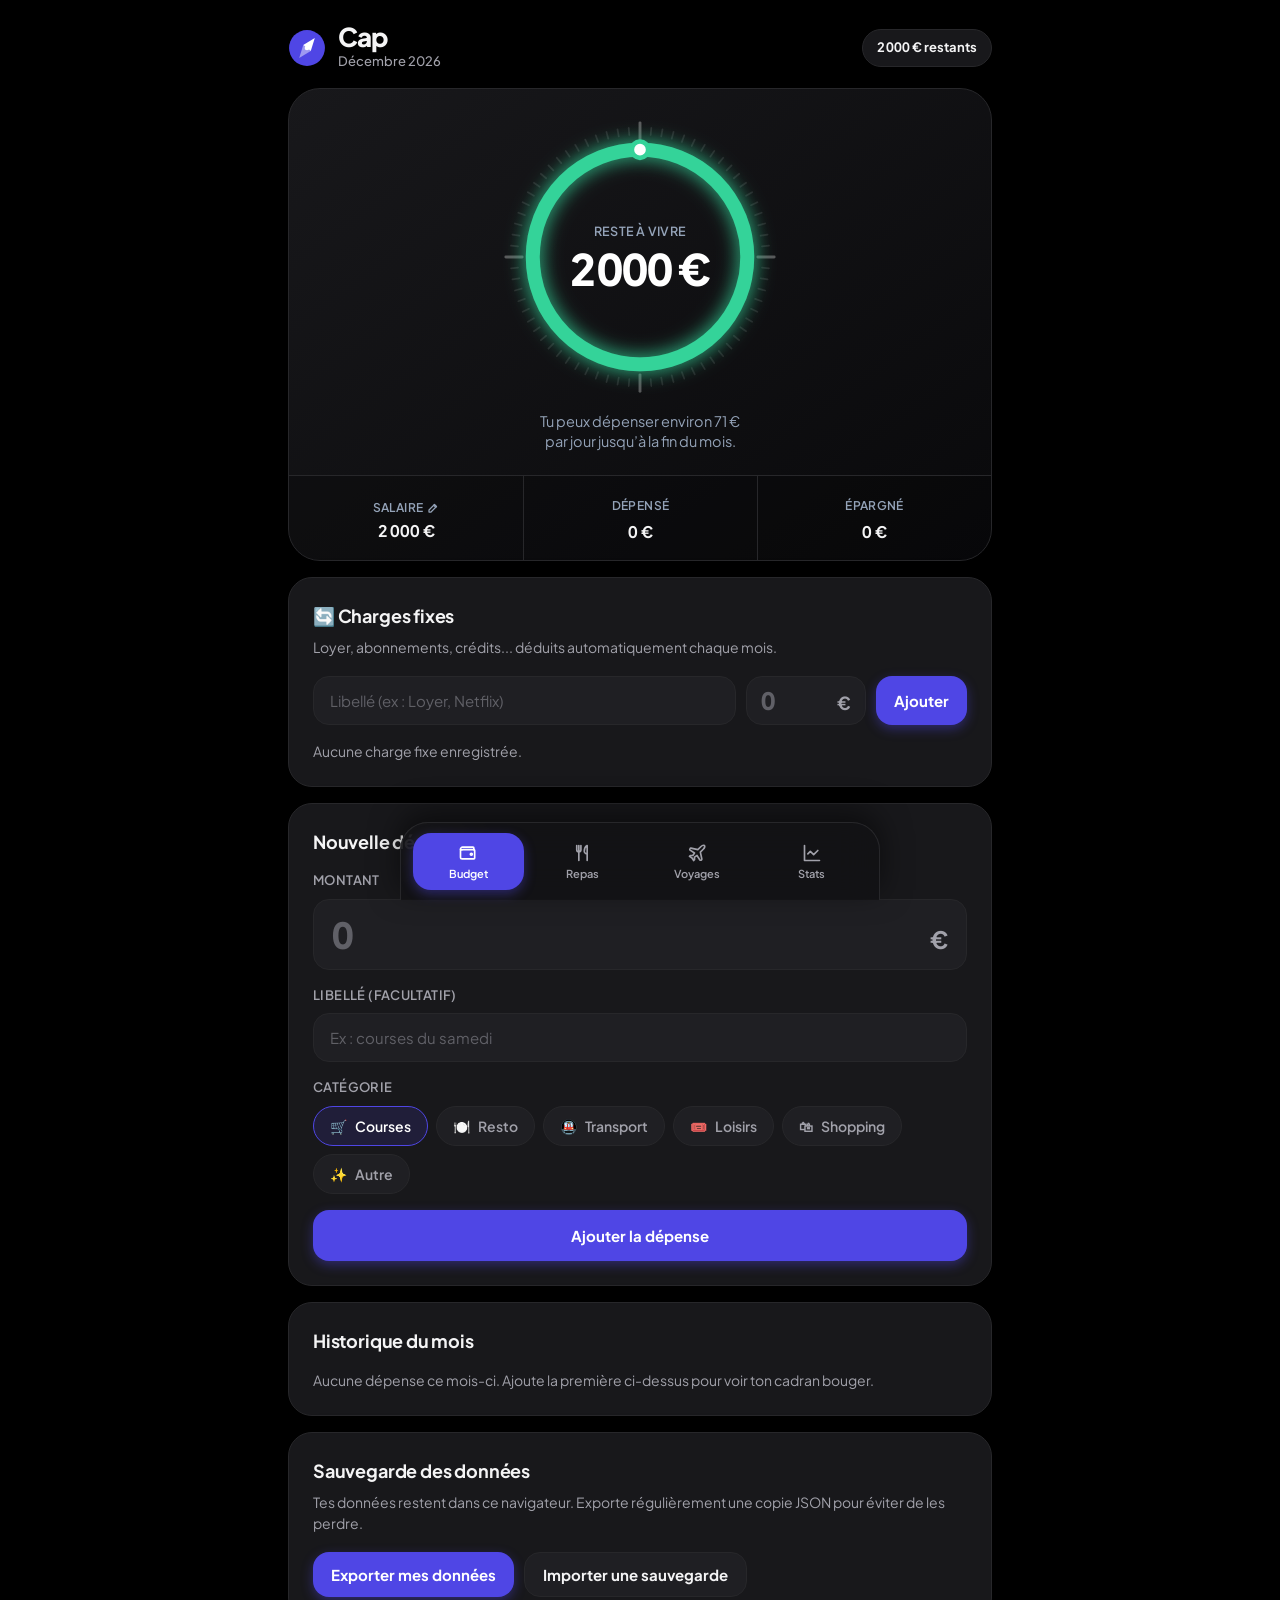
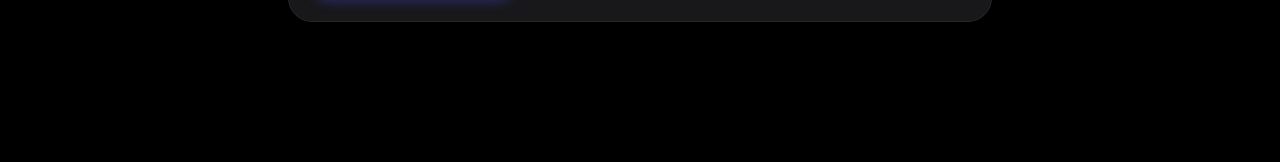
<file: Cap-application-1.html>
<!DOCTYPE html>
<html lang="fr" data-theme="dark">
<head>
<meta charset="UTF-8">
<meta name="viewport" content="width=device-width, initial-scale=1, viewport-fit=cover">
<meta name="color-scheme" content="dark">
<title>Cap – Budget, repas et voyages</title>
<link rel="preconnect" href="https://fonts.googleapis.com">
<link rel="preconnect" href="https://fonts.gstatic.com" crossorigin>
<link href="https://fonts.googleapis.com/css2?family=Plus+Jakarta+Sans:wght@400;500;600;700;800&display=swap" rel="stylesheet">
<style>
:root{ --bg: #000000; --surface: #121214; --surface-card: #18181B; --ink: #F4F4F5; --muted: #A1A1AA; --line: #27272A; --field: #1F1F23; --accent: #4F46E5; --accent-ink: #FFFFFF; --accent-soft: rgba(79, 70, 229, 0.15); --good: #10B981; --warn: #F59E0B; --bad: #EF4444; --on-bad: #FFFFFF; --hero: #121214; --hero-ink: #FFFFFF; --hero-muted: #94A3B8; --toast-action: #818CF8; --radius-lg: 32px; --radius: 24px; --radius-sm: 16px; --font: "Plus Jakarta Sans", system-ui, -apple-system, sans-serif; box-sizing: border-box; padding-top: env(safe-area-inset-top, 0px); padding-bottom: env(safe-area-inset-bottom, 0px); }
html{scroll-padding-top:env(safe-area-inset-top,0px);-webkit-text-size-adjust:100%}
*,*::before,*::after{box-sizing:border-box}
body{margin:0;background:var(--bg);color:var(--ink);font-family:var(--font);line-height:1.5;-webkit-font-smoothing:antialiased}
[hidden]{display:none!important}
button,input{font-family:inherit}
:where(button,input,a):focus-visible{outline:2px solid var(--accent);outline-offset:2px}
.sr-only{position:absolute;width:1px;height:1px;overflow:hidden;clip:rect(0 0 0 0);white-space:nowrap}
.app{max-width:760px;margin:0 auto;padding:0 20px 140px}
@media(min-width:700px){.app{padding-left:28px;padding-right:28px}.tabbar-inner{max-width:760px}.hero{padding-left:28px;padding-right:28px}.stats{margin-left:-28px;margin-right:-28px}.card{padding:28px}}
@media(max-width:420px){.app{padding-left:14px;padding-right:14px}.card{padding:20px;border-radius:20px}.inline{flex-wrap:wrap}.inline>.input{min-width:100%}.inline .amount{flex:1 1 120px!important}.inline .btn{flex:1}}
.top{display:flex;align-items:center;justify-content:space-between;gap:12px;padding:24px 0 16px}
.brand{display:flex;align-items:center;gap:12px}
.brand svg{width:38px;height:38px;flex:none}
.brand-name{font-size:26px;font-weight:800;letter-spacing:-.03em;line-height:1}
.brand-sub{font-size:13px;color:var(--muted);margin-top:2px;text-transform:capitalize;font-weight:500}
.pill{font-size:13px;font-weight:700;background:var(--surface-card);border:1px solid var(--line);padding:8px 14px;border-radius:999px;white-space:nowrap;font-variant-numeric:tabular-nums;color:var(--ink)}
.pill.bad{color:var(--bad);border-color:rgba(239,68,68,0.4);background:rgba(239,68,68,0.1)}
.hero{--arc:#34D399;background:linear-gradient(145deg, #18181B 0%, #09090B 100%);color:var(--hero-ink);border:1px solid var(--line);border-radius:var(--radius-lg);padding:28px 20px 0;overflow:hidden;box-shadow:0 20px 40px rgba(0,0,0,0.5)}
.hero[data-state="warn"]{--arc:#FBBF24}
.hero[data-state="bad"]{--arc:#F87171}
.dial{position:relative;width:min(100%,280px);aspect-ratio:1;margin:0 auto;container-type:inline-size}
.dial svg{display:block;width:100%;height:100%}
.tick{stroke:rgba(255,255,255,.1);stroke-width:1.5;stroke-linecap:round}
.tick.major{stroke:rgba(255,255,255,.3);stroke-width:2.5}
.track{fill:none;stroke:rgba(255,255,255,.05);stroke-width:12}
.arc{fill:none;stroke:var(--arc);stroke-width:12;stroke-linecap:round;transition:stroke-dashoffset 1.3s cubic-bezier(.22,1,.36,1),stroke .4s,opacity .3s;filter:drop-shadow(0 0 8px var(--arc))}
.knob{transform-origin:120px 120px;transition:transform 1.3s cubic-bezier(.22,1,.36,1),opacity .3s}
.knob circle{fill:#FFFFFF;stroke:var(--arc);stroke-width:4}
.dial-center{position:absolute;inset:0;display:flex;flex-direction:column;align-items:center;justify-content:center;text-align:center;padding:0 20%}
.dial-label{font-size:4.5cqw;color:var(--hero-muted);font-weight:600;letter-spacing:.02em;text-transform:uppercase}
.dial-value{font-size:15.5cqw;font-weight:800;letter-spacing:-.03em;line-height:1.1;margin-top:4px;font-variant-numeric:tabular-nums}
.dial-value.long{font-size:12cqw}
.hero-msg{text-align:center;font-size:14.5px;color:var(--hero-muted);margin:14px auto 24px;max-width:34ch;text-wrap:balance;line-height:1.4}
.stats{display:grid;grid-template-columns:repeat(3,1fr);border-top:1px solid var(--line);margin:0 -20px;background:rgba(0,0,0,0.2)}
.stat{background:none;border:0;color:inherit;text-align:center;padding:16px 8px;font-size:inherit}
.stat + .stat{border-left:1px solid var(--line)}
button.stat{cursor:pointer;transition:background .2s}
button.stat:hover{background:rgba(255,255,255,0.03)}
.stat-label{font-size:12px;color:var(--hero-muted);font-weight:600;display:inline-flex;align-items:center;gap:4px;text-transform:uppercase;letter-spacing:.03em}
.stat-label svg{width:12px;height:12px}
.stat-value{font-size:16px;font-weight:700;margin-top:4px;font-variant-numeric:tabular-nums;color:var(--ink)}
.card{background:var(--surface-card);border:1px solid var(--line);border-radius:var(--radius);padding:24px;margin-top:16px;box-shadow:0 10px 30px rgba(0,0,0,0.2)}
.card h2{font-size:18px;font-weight:700;letter-spacing:-.01em;margin:0 0 16px;color:var(--ink)}
.card-head{display:flex;justify-content:space-between;align-items:baseline;gap:10px}
.card-head h2{margin-bottom:16px}
.hint{color:var(--muted);font-size:14px;line-height:1.5;margin:-8px 0 18px}
.muted{color:var(--muted);font-size:13.5px}
.field{margin-bottom:16px}
.field > label,.field-label{display:block;font-size:13px;font-weight:600;color:var(--muted);margin-bottom:8px;text-transform:uppercase;letter-spacing:.03em}
.input{width:100%;font-size:15px;color:var(--ink);background:var(--field);border:1.5px solid var(--line);border-radius:var(--radius-sm);padding:14px 16px;transition:border-color .2s}
.input::placeholder,.amount input::placeholder{color:var(--muted);opacity:.5}
.input:focus{border-color:var(--accent);outline:none}
.amount{display:flex;align-items:baseline;gap:8px;background:var(--field);border:1.5px solid var(--line);border-radius:var(--radius-sm);padding:12px 18px;transition:border-color .2s}
.amount:focus-within{border-color:var(--accent)}
.amount input{flex:1;min-width:0;width:100%;border:0;background:none;outline:none;color:var(--ink);font-size:36px;font-weight:800;letter-spacing:-.02em;padding:0;font-variant-numeric:tabular-nums}
.amount span{font-size:24px;font-weight:700;color:var(--muted)}
.chips{display:flex;flex-wrap:wrap;gap:8px}
.chip{display:inline-flex;align-items:center;gap:8px;font-size:14px;font-weight:600;padding:10px 16px;border-radius:999px;border:1.5px solid var(--line);background:var(--field);color:var(--muted);cursor:pointer;transition:all .2s}
.chip[aria-pressed="true"]{background:var(--accent-soft);border-color:var(--accent);color:#FFFFFF}
.btn{display:block;width:100%;font-size:15px;font-weight:700;border:0;border-radius:var(--radius-sm);padding:16px 20px;cursor:pointer;background:var(--accent);color:var(--accent-ink);transition:transform .12s, opacity .2s;box-shadow:0 4px 12px rgba(79, 70, 229, 0.4)}
.btn:active{transform:scale(.98)}
.btn.ghost{background:var(--field);color:var(--ink);box-shadow:none;border:1px solid var(--line)}
.btn.danger{background:var(--bad);color:var(--on-bad);box-shadow:0 4px 12px rgba(239, 68, 68, 0.4)}
.btn.small{width:auto;padding:12px 18px}
.link{font-size:13.5px;font-weight:600;color:var(--muted);background:none;border:0;padding:8px 4px;cursor:pointer;transition:color .2s}
.link:hover{color:var(--ink)}
.link.danger{color:var(--bad)}
.error{color:var(--bad);font-size:13.5px;font-weight:600;margin:0 0 14px;min-height:0}
.error:empty{display:none}
.inline{display:flex;gap:10px}
.inline .amount{flex:1;padding:8px 14px}
.inline .amount input{font-size:24px}
.inline .amount span{font-size:18px}
.rows{list-style:none;margin:0;padding:0}
.row{display:flex;align-items:center;gap:14px;padding:14px 0;border-top:1px solid var(--line)}
.row:first-child{border-top:0;padding-top:4px}
.badge{width:44px;height:44px;border-radius:14px;display:grid;place-items:center;font-size:20px;flex:none;background:color-mix(in srgb,var(--c) 20%,transparent);border:1px solid color-mix(in srgb,var(--c) 40%,transparent)}
.row-main{flex:1;min-width:0}
.row-title{font-weight:600;white-space:nowrap;overflow:hidden;text-overflow:ellipsis;color:var(--ink)}
.row-sub{font-size:13px;color:var(--muted);margin-top:2px}
.row-amount{font-weight:700;font-variant-numeric:tabular-nums;white-space:nowrap}
.row-amount.plus{color:var(--good)}
.icon-btn{width:38px;height:38px;border-radius:12px;border:1px solid var(--line);background:var(--field);color:var(--muted);cursor:pointer;display:grid;place-items:center;flex:none;transition:all .2s}
.icon-btn:hover{background:rgba(239, 68, 68, 0.15);color:var(--bad);border-color:rgba(239, 68, 68, 0.3)}
.icon-btn svg{width:16px;height:16px}
.empty{color:var(--muted);font-size:14px;line-height:1.5;margin:0}
.split{display:flex;height:12px;border-radius:999px;overflow:hidden;gap:3px;background:var(--field);padding:2px;border:1px solid var(--line)}
.split i{display:block;background:var(--c);min-width:6px;border-radius:999px}
.legend{list-style:none;padding:0;margin:18px 0 0;display:grid;gap:12px}
.legend li{display:flex;align-items:center;gap:12px;font-size:14px}
.legend .dot{width:10px;height:10px;border-radius:50%;background:var(--c);flex:none;box-shadow:0 0 8px var(--c)}
.legend .name{flex:1;color:var(--ink);font-weight:500}
.legend .amt{font-weight:700;font-variant-numeric:tabular-nums}
.legend .pct{color:var(--muted);width:45px;text-align:right;font-variant-numeric:tabular-nums;font-size:13px}
.meter{height:8px;border-radius:999px;background:var(--field);overflow:hidden;margin:0 0 20px;border:1px solid var(--line)}
.meter i{display:block;height:100%;width:0;background:var(--accent);border-radius:inherit;transition:width .4s;box-shadow:0 0 10px var(--accent)}
.day{display:grid;grid-template-columns:85px 1fr;gap:14px;padding:16px 0;border-top:1px solid var(--line)}
.day:first-child{border-top:0;padding-top:4px}
.day-name{font-weight:700;color:var(--ink)}
.day.today .day-name{color:var(--accent)}
.day-date{font-size:12.5px;color:var(--muted);margin-top:2px}
.tag{display:inline-block;margin-top:8px;font-size:11px;font-weight:700;padding:3px 10px;border-radius:999px;background:var(--accent-soft);color:var(--accent);letter-spacing:.02em;text-transform:uppercase}
.slots{display:grid;gap:10px}
.slot{display:flex;align-items:center;gap:12px}
.slot span{font-size:12.5px;font-weight:700;color:var(--muted);width:36px;flex:none;text-transform:uppercase;letter-spacing:.03em}
.slot .input{padding:12px 14px;font-size:14.5px}
.foot{display:flex;justify-content:flex-end;margin-top:10px}
.trip-dest{font-size:30px;font-weight:800;letter-spacing:-.03em;line-height:1.1;margin:0;color:var(--ink)}
.trip-when{margin-top:8px;font-weight:700;color:var(--accent)}
.trip-date{color:var(--muted);font-size:13.5px;margin-top:2px}
.money{display:flex;justify-content:space-between;align-items:baseline;margin:24px 0 12px}
.money strong{font-size:32px;font-weight:800;letter-spacing:-.025em;font-variant-numeric:tabular-nums;color:var(--ink)}
.money span{color:var(--muted);font-size:14px}
.bar{height:12px;border-radius:999px;background:var(--field);overflow:hidden;border:1px solid var(--line);padding:1px}
.bar i{display:block;height:100%;width:0;background:var(--good);border-radius:inherit;transition:width .6s cubic-bezier(.22,1,.36,1);box-shadow:0 0 10px var(--good)}
.bar-caption{font-size:13px;color:var(--muted);margin-top:10px}
.callout{background:rgba(79, 70, 229, 0.1);border:1px solid rgba(79, 70, 229, 0.25);border-radius:var(--radius-sm);padding:16px;font-size:14px;line-height:1.5;margin:18px 0 22px;color:#E0E7FF}
.actions{display:flex;justify-content:space-between;margin-top:16px}
.tabbar{position:fixed;left:0;right:0;bottom:0;padding-bottom:env(safe-area-inset-bottom,0px);display:flex;justify-content:center;pointer-events:none;z-index:20}
.tabbar-inner{pointer-events:auto;width:100%;max-width:480px;display:grid;grid-template-columns:repeat(4,1fr);gap:4px;padding:10px 12px;background:rgba(18, 18, 20, 0.85);-webkit-backdrop-filter:blur(20px);backdrop-filter:blur(20px);border:1px solid var(--line);border-bottom:0;border-radius:28px 28px 0 0;box-shadow:0 -10px 30px rgba(0,0,0,0.5)}
.tab{display:flex;flex-direction:column;align-items:center;gap:4px;font-size:11px;font-weight:600;color:var(--muted);background:none;border:0;padding:10px 2px;border-radius:18px;cursor:pointer;transition:all .2s}
.tab svg{width:20px;height:20px;fill:none;stroke:currentColor;stroke-width:2;stroke-linecap:round;stroke-linejoin:round}
.tab[aria-current="page"]{color:#FFFFFF;background:var(--accent);box-shadow:0 4px 12px rgba(79, 70, 229, 0.4)}
.toast{position:fixed;left:50%;bottom:calc(96px + env(safe-area-inset-bottom,0px));transform:translate(-50%,14px);opacity:0;pointer-events:none;background:#F4F4F5;color:#09090B;padding:12px 18px;border-radius:16px;display:flex;gap:16px;align-items:center;font-size:14px;font-weight:700;z-index:30;max-width:calc(100% - 32px);transition:opacity .25s,transform .25s;box-shadow:0 10px 25px rgba(0,0,0,0.5)}
.toast.show{opacity:1;transform:translate(-50%,0);pointer-events:auto}
.toast button{background:none;border:0;color:var(--accent);font-size:14px;font-weight:800;cursor:pointer;padding:4px}
dialog{border:1px solid var(--line);border-radius:var(--radius);padding:26px;background:var(--surface-card);color:var(--ink);width:min(92vw,380px);font-family:var(--font);box-shadow:0 25px 50px rgba(0,0,0,0.7)}
dialog::backdrop{background:rgba(0,0,0,0.75);-webkit-backdrop-filter:blur(5px);backdrop-filter:blur(5px)}
dialog h2{margin:0 0 8px;font-size:20px;letter-spacing:-.01em}
dialog p{color:var(--muted);margin:0 0 18px;font-size:14.5px;line-height:1.5}
.dlg-actions{display:flex;gap:10px;margin-top:20px}
.dlg-actions .btn{flex:1}
@media (prefers-reduced-motion: reduce){ *,*::before,*::after{transition:none!important;animation:none!important} }
</style>
</head>
<body>
<div class="app">
<header class="top">
<div class="brand">
<svg viewBox="0 0 36 36" aria-hidden="true">
<circle cx="18" cy="18" r="17" fill="var(--accent)"/>
<g transform="rotate(38 18 18)">
<path d="M18 6 22.5 18h-9Z" fill="#fff"/>
<path d="M18 30 13.5 18h9Z" fill="#fff" opacity=".45"/>
</g>
<circle cx="18" cy="18" r="2.2" fill="var(--accent-ink)"/>
</svg>
<div>
<div class="brand-name">Cap</div>
<div class="brand-sub" id="month-label"></div>
</div>
</div>
<div class="pill" id="pill"></div>
</header>
<main>
<!-- BUDGET -->
<section id="tab-budget" aria-label="Budget">
<div class="hero" id="hero" data-state="ok">
<div class="dial">
<svg viewBox="0 0 240 240" aria-hidden="true">
<g id="ticks"></g>
<circle class="track" cx="120" cy="120" r="92"/>
<circle class="arc" id="arc" cx="120" cy="120" r="92" transform="rotate(-90 120 120)"/>
<g class="knob" id="knob"><circle cx="212" cy="120" r="7"/></g>
</svg>
<div class="dial-center">
<div class="dial-label" id="dial-label">Reste à vivre</div>
<div class="dial-value" id="dial-value">0 €</div>
</div>
</div>
<p class="hero-msg" id="hero-msg" aria-live="polite"></p>
<div class="stats">
<button class="stat" id="edit-salary" type="button" aria-label="Modifier le salaire">
<div class="stat-label">Salaire <svg viewBox="0 0 24 24" fill="none" stroke="currentColor" stroke-width="2.5" stroke-linecap="round" stroke-linejoin="round" aria-hidden="true"><path d="M4 20h4L19 9l-4-4L4 16v4Z"/><path d="m13.5 6.5 4 4"/></svg>
</div>
<div class="stat-value" id="v-salary"></div>
</button>
<div class="stat">
<div class="stat-label">Dépensé</div>
<div class="stat-value" id="v-spent"></div>
</div>
<div class="stat">
<div class="stat-label">Épargné</div>
<div class="stat-value" id="v-saved"></div>
</div>
</div>
</div>

<!-- CHARGES FIXES -->
<section class="card" id="card-recurring" aria-labelledby="recurring-title">
<div class="card-head">
<h2 id="recurring-title">🔄 Charges fixes</h2>
</div>
<p class="hint">Loyer, abonnements, crédits... déduits automatiquement chaque mois.</p>
<form id="recurring-form" style="margin-bottom: 16px;" novalidate>
<div class="inline">
<input class="input" id="r-label" type="text" maxlength="60" autocomplete="off" placeholder="Libellé (ex : Loyer, Netflix)">
<div class="amount" style="flex:0 0 120px;">
<input id="r-amount" type="text" inputmode="decimal" autocomplete="off" placeholder="0">
<span aria-hidden="true">€</span>
</div>
<button class="btn small" type="submit">Ajouter</button>
</div>
</form>
<ul class="rows" id="recurring-list"></ul>
<p class="empty" id="recurring-empty">Aucune charge fixe enregistrée.</p>
</section>

<form class="card" id="expense-form" novalidate>
<h2>Nouvelle dépense</h2>
<div class="field">
<label for="f-amount">Montant</label>
<div class="amount">
<input id="f-amount" type="text" inputmode="decimal" autocomplete="off" placeholder="0">
<span aria-hidden="true">€</span>
</div>
</div>
<div class="field">
<label for="f-label">Libellé (facultatif)</label>
<input class="input" id="f-label" type="text" maxlength="60" autocomplete="off" placeholder="Ex : courses du samedi">
</div>
<div class="field">
<span class="field-label" id="cat-label">Catégorie</span>
<div class="chips" id="chips" role="group" aria-labelledby="cat-label"></div>
</div>
<p class="error" id="expense-error" role="alert"></p>
<button class="btn" type="submit">Ajouter la dépense</button>
</form>
<section class="card" id="card-split" aria-labelledby="split-title" hidden>
<h2 id="split-title">Où part ton argent</h2>
<div class="split" id="split" aria-hidden="true"></div>
<ul class="legend" id="legend"></ul>
</section>
<section class="card" aria-labelledby="hist-title">
<div class="card-head">
<h2 id="hist-title">Historique du mois</h2>
<button class="link danger" id="clear-expenses" type="button">Tout effacer</button>
</div>
<ul class="rows" id="history"></ul>
<p class="empty" id="history-empty">Aucune dépense ce mois-ci. Ajoute la première ci-dessus pour voir ton cadran bouger.</p>
</section>
<section class="card" aria-labelledby="backup-title">
<h2 id="backup-title">Sauvegarde des données</h2>
<p class="hint">Tes données restent dans ce navigateur. Exporte régulièrement une copie JSON pour éviter de les perdre.</p>
<div class="inline" style="flex-wrap:wrap">
<button class="btn small" type="button" id="export-data">Exporter mes données</button>
<button class="btn ghost small" type="button" id="import-trigger">Importer une sauvegarde</button>
<input id="import-file" type="file" accept="application/json,.json" hidden>
</div>
<p class="error" id="backup-error" role="alert"></p>
</section>
</section>

<!-- REPAS -->
<section id="tab-repas" aria-label="Repas" hidden>
<div class="card">
<div class="card-head">
<h2>Planning de la semaine</h2>
<span class="muted" id="meal-count"></span>
</div>
<div class="meter" aria-hidden="true"><i id="meal-meter"></i></div>
<div id="days"></div>
<div class="foot"><button class="link" id="clear-meals" type="button">Vider la semaine</button></div>
<datalist id="ideas">
<option value="Pâtes carbonara"></option>
<option value="Poulet rôti et légumes"></option>
<option value="Omelette et salade"></option>
<option value="Riz sauté aux légumes"></option>
<option value="Soupe et tartines"></option>
<option value="Salade composée"></option>
<option value="Gratin de courgettes"></option>
<option value="Wraps au poulet"></option>
<option value="Croque-monsieur"></option>
<option value="Curry de pois chiches"></option>
<option value="Restes de la veille"></option>
</datalist>
</div>

<!-- Liste de courses -->
<div class="card" aria-labelledby="shopping-list-title">
<div class="card-head">
<h2 id="shopping-list-title">🛒 Liste de courses</h2>
<button class="link danger" id="clear-shopping" type="button">Tout vider</button>
</div>
<p class="hint">Générée automatiquement par vos repas et complétable manuellement.</p>
<form id="shopping-form" style="margin-bottom: 16px;" novalidate>
<div class="inline">
<input class="input" id="shopping-input" type="text" maxlength="60" autocomplete="off" placeholder="Ajouter un article (ex: Lait, Savon...)">
<button class="btn small" type="submit">Ajouter</button>
</div>
</form>
<ul class="rows" id="shopping-list"></ul>
<p class="empty" id="shopping-empty">Aucun article dans la liste de courses.</p>
</div>
</section>

<!-- VOYAGES -->
<section id="tab-voyages" aria-label="Voyages" hidden>
<form class="card" id="trip-form" novalidate>
<h2 id="trip-form-title">Où as-tu envie de partir ?</h2>
<p class="hint" id="trip-form-hint">Fixe un objectif et une date de départ. Cap calcule combien mettre de côté chaque mois.</p>
<div class="field">
<label for="t-dest">Destination</label>
<input class="input" id="t-dest" type="text" maxlength="50" autocomplete="off" placeholder="Ex : Lisbonne">
</div>
<div class="field">
<label for="t-goal">Budget du voyage (€)</label>
<input class="input" id="t-goal" type="text" inputmode="decimal" autocomplete="off" placeholder="Ex : 1200">
</div>
<div class="field">
<label for="t-date">Date de départ</label>
<input class="input" id="t-date" type="date">
</div>
<p class="error" id="trip-error" role="alert"></p>
<button class="btn" id="trip-submit" type="submit">Créer ma cagnotte</button>
<div class="actions" id="trip-cancel-wrap" hidden>
<button class="link" id="trip-cancel" type="button">Annuler</button>
</div>
</form>
<div id="trip-view" hidden>
<section class="card" aria-labelledby="trip-dest">
<h2 class="trip-dest" id="trip-dest"></h2>
<div class="trip-when" id="trip-when"></div>
<div class="trip-date" id="trip-date"></div>
<div class="money">
<strong id="trip-saved"></strong>
<span id="trip-goal"></span>
</div>
<div class="bar" role="progressbar" aria-label="Avancement de la cagnotte" aria-valuemin="0" aria-valuemax="100" id="trip-bar-wrap"><i id="trip-bar"></i></div>
<div class="bar-caption" id="trip-pct"></div>
<div class="callout" id="trip-callout"></div>
<form id="contrib-form" novalidate>
<div class="inline">
<div class="amount">
<label for="c-amount" class="sr-only">Montant du versement</label>
<input id="c-amount" type="text" inputmode="decimal" autocomplete="off" placeholder="0">
<span aria-hidden="true">€</span>
</div>
<button class="btn small" type="submit">Ajouter au pot</button>
</div>
<p class="hint" style="margin:12px 2px 0">Les versements du mois sont retirés de ton reste à vivre.</p>
<p class="error" id="contrib-error" role="alert" style="margin-top:10px"></p>
</form>
</section>
<section class="card" aria-labelledby="contrib-title">
<h2 id="contrib-title">Derniers versements</h2>
<ul class="rows" id="contribs"></ul>
<p class="empty" id="contribs-empty">Aucun versement pour l’instant.</p>
<div class="actions">
<button class="link" id="trip-edit" type="button">Modifier le projet</button>
<button class="link danger" id="trip-delete" type="button">Supprimer</button>
</div>
</section>
</div>
</section>

<!-- STATISTIQUES -->
<section id="tab-stats" aria-label="Statistiques" hidden>
<div class="card">
<h2>📈 Tendances mensuelles</h2>
<p class="hint">Suivi de tes dépenses globales par mois.</p>
<ul class="rows" id="stats-months-list"></ul>
<p class="empty" id="stats-months-empty">Aucun historique de dépenses disponible.</p>
</div>
</section>
</main>
</div>
<nav class="tabbar" aria-label="Navigation principale">
<div class="tabbar-inner">
<button class="tab" id="nav-budget" type="button" aria-current="page">
<svg viewBox="0 0 24 24" aria-hidden="true"><path d="M3 7.5A2.5 2.5 0 0 1 5.5 5H18a1 1 0 0 1 1 1v2"/><path d="M3 7.5V17a2 2 0 0 0 2 2h14a1 1 0 0 0 1-1v-9a1 1 0 0 0-1-1H5.5A2.5 2.5 0 0 1 3 7.5Z"/><circle cx="16" cy="13.5" r="1.2"/></svg> Budget
</button>
<button class="tab" id="nav-repas" type="button">
<svg viewBox="0 0 24 24" aria-hidden="true"><path d="M7 3v8M4.5 3v5a2.5 2.5 0 0 0 5 0V3M7 11v10"/><path d="M17 21V3c-2.2 1.2-3.5 4-3.5 7 0 1.6.9 2.5 2 2.7H17"/></svg> Repas
</button>
<button class="tab" id="nav-voyages" type="button">
<svg viewBox="0 0 24 24" aria-hidden="true"><path d="M17.8 19.2 16 11l3.5-3.5C21 6 21.5 4 21 3c-1-.5-3 0-4.5 1.5L13 8 4.8 6.2c-.5-.1-.9.1-1.1.5l-.3.5c-.2.5-.1 1 .3 1.3L9 12l-2 3H4l-1 1 3 2 2 3 1-1v-3l3-2 3.5 5.3c.3.4.8.5 1.3.3l.5-.2c.4-.3.6-.7.5-1.2z"/></svg> Voyages
</button>
<button class="tab" id="nav-stats" type="button">
<svg viewBox="0 0 24 24" aria-hidden="true"><path d="M3 3v18h18"/><path d="m19 9-5 5-4-4-3 3"/></svg> Stats
</button>
</div>
</nav>
<div class="toast" id="toast" role="status" aria-live="polite"></div>
<dialog id="dlg-salary" aria-labelledby="dlg-salary-title">
<form id="salary-form" novalidate>
<h2 id="dlg-salary-title">Ton salaire mensuel</h2>
<p>Cap s’en sert pour calculer ton reste à vivre.</p>
<div class="amount">
<label for="s-amount" class="sr-only">Salaire mensuel en euros</label>
<input id="s-amount" type="text" inputmode="decimal" autocomplete="off">
<span aria-hidden="true">€</span>
</div>
<p class="error" id="salary-error" role="alert" style="margin:10px 0 0"></p>
<div class="dlg-actions">
<button class="btn ghost" type="button" id="salary-cancel">Annuler</button>
<button class="btn" type="submit">Enregistrer</button>
</div>
</form>
</dialog>
<dialog id="dlg-confirm" aria-labelledby="dlg-confirm-title">
<h2 id="dlg-confirm-title"></h2>
<p id="dlg-confirm-text"></p>
<div class="dlg-actions">
<button class="btn ghost" type="button" id="dlg-confirm-cancel">Annuler</button>
<button class="btn danger" type="button" id="dlg-confirm-ok">Supprimer</button>
</div>
</dialog>
<script>
(function(){
'use strict';
const KEY = 'cap_state_v4';
const OLD_KEY = 'cap_depenses';
const CATS = [
{id:'courses', label:'Courses', icon:'🛒', color:'#10B981'},
{id:'resto', label:'Resto', icon:'🍽️', color:'#F97316'},
{id:'transport', label:'Transport', icon:'🚇', color:'#3B82F6'},
{id:'loisirs', label:'Loisirs', icon:'🎟️', color:'#A855F7'},
{id:'shopping', label:'Shopping', icon:'🛍', color:'#EC4899'},
{id:'autre', label:'Autre', icon:'✨', color:'#71717A'}
];
const CAT = Object.fromEntries(CATS.map(c => [c.id, c]));
const DAYS = ['Lundi','Mardi','Mercredi','Jeudi','Vendredi','Samedi','Dimanche'];
const R = 92, CIRC = 2 * Math.PI * R;
const X_ICON = '<svg viewBox="0 0 24 24" fill="none" stroke="currentColor" stroke-width="2" stroke-linecap="round" aria-hidden="true"><path d="M6 6l12 12M18 6 6 18"/></svg>';
const $ = (s, r) => (r || document).querySelector(s);
const uid = () => Date.now().toString(36) + Math.random().toString(36).slice(2, 7);
const pad = n => String(n).padStart(2, '0');
const iso = d => d.getFullYear() + '-' + pad(d.getMonth() + 1) + '-' + pad(d.getDate());
const fromISO = s => { const p = s.split('-').map(Number); return new Date(p[0], p[1] - 1, p[2]); };
const startOfToday = () => { const n = new Date(); return new Date(n.getFullYear(), n.getMonth(), n.getDate()); };
const nf0 = new Intl.NumberFormat('fr-FR', {maximumFractionDigits: 0});
const nf2 = new Intl.NumberFormat('fr-FR', {minimumFractionDigits: 2, maximumFractionDigits: 2});
const eur = n => { const v = Math.round(n * 100) / 100; return (Number.isInteger(v) ? nf0.format(v) : nf2.format(v)) + '\u00A0€'; };
const parseAmount = v => { const raw = String(v).trim().replace(/[\s\u00a0\u202f€]/g, ''); if (!raw) return NaN; const normalized = raw.includes(',') ? raw.replace(/\./g, '').replace(',', '.') : raw; return /^\d+(?:\.\d{1,2})?$/.test(normalized) ? Number(normalized) : NaN; };
const validAmount = n => Number.isFinite(n) && n > 0 && n < 10000000;
function h(tag, attrs) {
const el = document.createElement(tag); const a = attrs || {};
Object.keys(a).forEach(k => {
const v = a[k];
if (k === 'class') el.className = v;
else if (k === 'text') el.textContent = v;
else if (k.slice(0, 2) === 'on') el.addEventListener(k.slice(2), v);
else if (v !== false && v != null) el.setAttribute(k, v === true ? '' : v);
});
Array.prototype.slice.call(arguments, 2).flat().forEach(k => {
if (k == null || k === false) return;
el.append(k.nodeType ? k : document.createTextNode(k));
});
return el;
}
function friendlyDate(s) {
const d = fromISO(s), t = startOfToday();
const diff = Math.round((t - d) / 86400000);
if (diff === 0) return "Aujourd'hui";
if (diff === 1) return 'Hier';
return d.toLocaleDateString('fr-FR', {day: 'numeric', month: 'short'});
}
function defaults() { return {salary: 2000, expenses: [], recurring: [], meals: {}, manualShopping: [], checkedShopping: {}, trip: null}; }
function normalize(s) {
const out = defaults();
if (!s || typeof s !== 'object') return out;
if (Number.isFinite(s.salary) && s.salary > 0) out.salary = Number(s.salary);
if (Array.isArray(s.expenses)) out.expenses = s.expenses.filter(e => e && Number.isFinite(e.amount) && typeof e.date === 'string');
if (Array.isArray(s.recurring)) out.recurring = s.recurring.filter(r => r && Number.isFinite(r.amount) && typeof r.label === 'string');
if (s.meals && typeof s.meals === 'object') out.meals = s.meals;
if (Array.isArray(s.manualShopping)) out.manualShopping = s.manualShopping.filter(item => typeof item === 'string');
if (s.checkedShopping && typeof s.checkedShopping === 'object') out.checkedShopping = s.checkedShopping;
const t = s.trip;
if (t && typeof t === 'object' && t.dest && Number.isFinite(t.goal) && t.date) {
out.trip = { dest: String(t.dest), goal: Number(t.goal), date: String(t.date), contribs: Array.isArray(t.contribs) ? t.contribs.filter(c => c && Number.isFinite(c.amount) && typeof c.date === 'string') : [] };
}
return out;
}
function load() {
try {
const raw = localStorage.getItem(KEY);
if (raw) return normalize(JSON.parse(raw));
const old = localStorage.getItem('cap_state_v3') || localStorage.getItem('cap_state_v2') || localStorage.getItem(OLD_KEY);
if (old) {
const parsed = JSON.parse(old);
const s = defaults();
if (Array.isArray(parsed)) {
s.expenses = parsed.filter(x => x && Number.isFinite(x.montant)).map(x => ({ id: uid(), label: String(x.libelle || 'Dépense'), amount: Number(x.montant), cat: 'autre', date: iso(new Date()) }));
} else if (typeof parsed === 'object') {
return normalize(parsed);
}
return s;
}
} catch (e) {}
return defaults();
}
let state = load();
function save() {
try { localStorage.setItem(KEY, JSON.stringify(state)); } catch (e) {}
}
function summary() {
const mk = iso(new Date()).slice(0, 7);
const list = state.expenses.filter(e => e.date.slice(0, 7) === mk);
const variableSpent = list.reduce((a, e) => a + e.amount, 0);
const recurringSpent = state.recurring ? state.recurring.reduce((a, r) => a + r.amount, 0) : 0;
const spent = variableSpent + recurringSpent;
const saved = state.trip ? state.trip.contribs.filter(c => c.date.slice(0, 7) === mk).reduce((a, c) => a + c.amount, 0) : 0;
return {list: list, spent: spent, recurringSpent: recurringSpent, saved: saved, reste: Math.round((state.salary - spent - saved) * 100) / 100};
}
let toastTimer;
function hideToast() { $('#toast').classList.remove('show'); }
function toast(msg, action) {
const t = $('#toast');
t.replaceChildren(h('span', {text: msg}));
if (action) {
t.append(h('button', {type: 'button', text: action.label, onclick: () => { action.fn(); hideToast(); }}));
}
t.classList.add('show');
clearTimeout(toastTimer);
toastTimer = setTimeout(hideToast, action ? 5500 : 2600);
}
function ask(title, text, okLabel) {
return new Promise(res => {
const d = $('#dlg-confirm');
$('#dlg-confirm-title').textContent = title;
$('#dlg-confirm-text').textContent = text;
$('#dlg-confirm-ok').textContent = okLabel;
const done = v => { d.close(); res(v); };
$('#dlg-confirm-ok').onclick = () => done(true);
$('#dlg-confirm-cancel').onclick = () => done(false);
d.onclose = () => res(false);
d.showModal();
});
}
const hero = $('#hero'), arc = $('#arc'), knob = $('#knob');
function buildTicks() {
let s = '';
for (let i = 0; i < 72; i++) {
const a = i * 5 * Math.PI / 180, major = i % 18 === 0;
const r1 = major ? 101 : 105, r2 = major ? 115 : 111;
const x1 = (120 + Math.sin(a) * r1).toFixed(2), y1 = (120 - Math.cos(a) * r1).toFixed(2);
const x2 = (120 + Math.sin(a) * r2).toFixed(2), y2 = (120 - Math.cos(a) * r2).toFixed(2);
s += '<line class="tick' + (major ? ' major' : '') + '" x1="' + x1 + '" y1="' + y1 + '" x2="' + x2 + '" y2="' + y2 + '"/>';
}
$('#ticks').innerHTML = s;
}
function renderHeader(sum) {
$('#month-label').textContent = new Date().toLocaleDateString('fr-FR', {month: 'long', year: 'numeric'});
const pill = $('#pill');
pill.classList.toggle('bad', sum.reste < 0);
pill.textContent = sum.reste >= 0 ? eur(sum.reste) + ' restants' : eur(-sum.reste) + ' de trop';
}
function renderBudget(sum) {
const reste = sum.reste;
const ratio = state.salary > 0 ? reste / state.salary : 0;
hero.dataset.state = (reste < 0 || ratio < 0.1) ? 'bad' : ratio < 0.3 ? 'warn' : 'ok';
const f = Math.max(0, Math.min(1, ratio));
arc.style.strokeDashoffset = CIRC * (1 - f);
arc.style.opacity = f > 0 ? 1 : 0;
knob.style.transform = 'rotate(' + (f * 360 - 90) + 'deg)';
knob.style.opacity = f > 0 ? 1 : 0;
const val = eur(reste);
const dv = $('#dial-value');
dv.textContent = val;
dv.classList.toggle('long', val.length > 8);
$('#dial-label').textContent = reste < 0 ? 'Budget dépassé' : 'Reste à vivre';
const now = new Date();
const last = new Date(now.getFullYear(), now.getMonth() + 1, 0).getDate();
const daysLeft = last - now.getDate() + 1;
let msg;
if (reste < 0) msg = 'Tu as dépassé ton budget de ' + eur(-reste) + ' ce mois-ci.';
else if (daysLeft === 1) msg = 'Dernier jour du mois : il te reste ' + eur(reste) + ' à dépenser.';
else msg = 'Tu peux dépenser environ ' + eur(Math.floor(reste / daysLeft)) + ' par jour jusqu’à la fin du mois.';
$('#hero-msg').textContent = msg;
$('#v-salary').textContent = eur(state.salary);
$('#v-spent').textContent = eur(sum.spent);
$('#v-saved').textContent = eur(sum.saved);
const sorted = sum.list.slice().sort((a, b) => b.date.localeCompare(a.date));
$('#history').replaceChildren.apply($('#history'), sorted.map(expenseRow));
$('#history-empty').hidden = sorted.length > 0;
$('#clear-expenses').hidden = sorted.length === 0;
const totals = {};
sum.list.forEach(e => {
const k = CAT[e.cat] ? e.cat : 'autre';
totals[k] = (totals[k] || 0) + e.amount;
});
const entries = Object.keys(totals).map(k => [k, totals[k]]).sort((a, b) => b[1] - a[1]);
$('#card-split').hidden = entries.length === 0;
$('#split').replaceChildren.apply($('#split'), entries.map(en => h('i', {style: '--c:' + CAT[en[0]].color + ';flex:' + en[1]})));
$('#legend').replaceChildren.apply($('#legend'), entries.map(en => {
const c = CAT[en[0]];
return h('li', {}, h('span', {class: 'dot', style: '--c:' + c.color}), h('span', {class: 'name', text: c.label}), h('span', {class: 'amt', text: eur(en[1])}), h('span', {class: 'pct', text: Math.round(en[1] / (sum.spent - sum.recurringSpent || 1) * 100) + ' %'}) );
}));
renderRecurring();
renderStats();
}
function expenseRow(e) {
const c = CAT[e.cat] || CAT.autre;
const del = h('button', {class: 'icon-btn', type: 'button', 'aria-label': 'Supprimer ' + e.label, onclick: () => removeExpense(e.id)});
del.innerHTML = X_ICON;
return h('li', {class: 'row'}, h('span', {class: 'badge', style: '--c:' + c.color, 'aria-hidden': 'true', text: c.icon}), h('div', {class: 'row-main'}, h('div', {class: 'row-title', text: e.label}), h('div', {class: 'row-sub', text: friendlyDate(e.date) + ', ' + c.label.toLowerCase()}) ), h('div', {class: 'row-amount', text: '− ' + eur(e.amount)}), del );
}
function removeExpense(id) {
const idx = state.expenses.findIndex(e => e.id === id);
if (idx < 0) return;
const item = state.expenses.splice(idx, 1)[0];
save();
renderAll();
toast('Dépense supprimée', {label: 'Annuler', fn: () => { state.expenses.splice(idx, 0, item); save(); renderAll(); }});
}

// Charges fixes handling
function renderRecurring() {
const listEl = $('#recurring-list');
const emptyEl = $('#recurring-empty');
const items = state.recurring || [];
listEl.replaceChildren.apply(listEl, items.map(r => {
const del = h('button', {class: 'icon-btn', type: 'button', 'aria-label': 'Supprimer ' + r.label, onclick: () => removeRecurring(r.id)});
del.innerHTML = X_ICON;
return h('li', {class: 'row'}, h('span', {class: 'badge', style: '--c:#4F46E5', 'aria-hidden': 'true', text: '🔄'}), h('div', {class: 'row-main'}, h('div', {class: 'row-title', text: r.label}), h('div', {class: 'row-sub', text: 'Mensuel'})), h('div', {class: 'row-amount', text: '− ' + eur(r.amount)}), del);
}));
emptyEl.hidden = items.length > 0;
}
function removeRecurring(id) {
state.recurring = state.recurring.filter(r => r.id !== id);
save();
renderAll();
toast('Charge fixe supprimée');
}
$('#recurring-form').addEventListener('submit', ev => {
ev.preventDefault();
const label = $('#r-label').value.trim();
const amount = parseAmount($('#r-amount').value);
if (!label) { $('#r-label').focus(); return; }
if (!validAmount(amount)) { $('#r-amount').focus(); return; }
state.recurring = state.recurring || [];
state.recurring.push({id: uid(), label: label, amount: Math.round(amount * 100) / 100});
$('#r-label').value = '';
$('#r-amount').value = '';
save();
renderAll();
toast('Charge fixe ajoutée');
});

let selCat = 'courses';
function buildChips() {
const box = $('#chips');
box.replaceChildren.apply(box, CATS.map(c => h('button', { class: 'chip', type: 'button', 'data-cat': c.id, 'aria-pressed': String(c.id === selCat), onclick: () => { selCat = c.id; updateChips(); } }, h('span', {'aria-hidden': 'true', text: c.icon}), c.label)));
}
function updateChips() {
Array.prototype.forEach.call($('#chips').children, b => b.setAttribute('aria-pressed', String(b.dataset.cat === selCat)));
}
$('#expense-form').addEventListener('submit', ev => {
ev.preventDefault();
const amount = parseAmount($('#f-amount').value);
const err = $('#expense-error');
if (!validAmount(amount)) {
err.textContent = 'Entre un montant supérieur à 0 €.';
$('#f-amount').focus();
return;
}
err.textContent = '';
const label = $('#f-label').value.trim() || CAT[selCat].label;
state.expenses.unshift({id: uid(), label: label, amount: Math.round(amount * 100) / 100, cat: selCat, date: iso(new Date())});
save();
renderAll();
$('#f-amount').value = '';
$('#f-label').value = '';
toast('Dépense ajoutée');
if (window.matchMedia('(pointer:fine)').matches) $('#f-amount').focus();
});
$('#clear-expenses').addEventListener('click', async () => {
const sum = summary();
const month = new Date().toLocaleDateString('fr-FR', {month: 'long', year: 'numeric'});
const ok = await ask('Effacer les dépenses ?', 'Les ' + sum.list.length + ' dépenses de ' + month + ' seront supprimées.', 'Tout effacer');
if (!ok) return;
const ids = new Set(sum.list.map(e => e.id));
const removed = state.expenses.filter(e => ids.has(e.id));
state.expenses = state.expenses.filter(e => !ids.has(e.id));
save();
renderAll();
toast('Dépenses effacées', {label: 'Annuler', fn: () => { state.expenses = removed.concat(state.expenses); save(); renderAll(); }});
});
$('#edit-salary').addEventListener('click', () => {
$('#s-amount').value = String(state.salary).replace('.', ',');
$('#salary-error').textContent = '';
$('#dlg-salary').showModal();
$('#s-amount').select();
});
$('#salary-cancel').addEventListener('click', () => $('#dlg-salary').close());
$('#salary-form').addEventListener('submit', ev => {
ev.preventDefault();
const n = parseAmount($('#s-amount').value);
if (!validAmount(n)) {
$('#salary-error').textContent = 'Entre un salaire supérieur à 0 €.';
return;
}
state.salary = Math.round(n * 100) / 100;
save();
renderAll();
$('#dlg-salary').close();
toast('Salaire mis à jour');
});
function mealFilled() {
let n = 0;
for (let i = 0; i < 7; i++) {
const m = state.meals[i] || {};
if ((m.midi || '').trim()) n++;
if ((m.soir || '').trim()) n++;
}
return n;
}
function updateMealCount() {
const n = mealFilled();
$('#meal-count').textContent = n + ' sur 14 prévus';
$('#meal-meter').style.width = (n / 14 * 100) + '%';
}
function setMeal(i, key, val) {
state.meals[i] = state.meals[i] || {};
state.meals[i][key] = val;
save();
updateMealCount();
renderShoppingList();
}
function buildMeals() {
const box = $('#days');
const now = new Date();
const idx = (now.getDay() + 6) % 7;
const monday = new Date(now.getFullYear(), now.getMonth(), now.getDate() - idx);
box.replaceChildren.apply(box, DAYS.map((name, i) => {
const d = new Date(monday.getFullYear(), monday.getMonth(), monday.getDate() + i);
const saved = state.meals[i] || {};
const slot = (key, label, ph) => h('label', {class: 'slot'}, h('span', {text: label}), h('input', { class: 'input', type: 'text', list: 'ideas', maxlength: '60', autocomplete: 'off', placeholder: ph, value: saved[key] || '', 'aria-label': name + ' ' + label.toLowerCase(), oninput: e => setMeal(i, key, e.target.value) }) );
return h('div', {class: 'day' + (i === idx ? ' today' : '')}, h('div', {}, h('div', {class: 'day-name', text: name}), h('div', {class: 'day-date', text: d.toLocaleDateString('fr-FR', {day: 'numeric', month: 'short'})}), i === idx ? h('span', {class: 'tag', text: "Aujourd'hui"}) : null ), h('div', {class: 'slots'}, slot('midi', 'Midi', 'Ex : salade composée'), slot('soir', 'Soir', 'Ex : pâtes carbonara')) );
}));
updateMealCount();
renderShoppingList();
}
function renderShoppingList() {
const listEl = $('#shopping-list');
const emptyEl = $('#shopping-empty');
const itemsMap = new Map();

for (let i = 0; i < 7; i++) {
const m = state.meals[i];
if (!m) continue;
['midi', 'soir'].forEach(slotKey => {
const val = (m[slotKey] || '').trim();
if (val) {
const key = val.toLowerCase();
if (!itemsMap.has(key)) {
itemsMap.set(key, {name: val, count: 0, isManual: false});
}
itemsMap.get(key).count++;
}
});
}

if (Array.isArray(state.manualShopping)) {
state.manualShopping.forEach(name => {
const key = name.toLowerCase();
if (!itemsMap.has(key)) {
itemsMap.set(key, {name: name, count: 1, isManual: true});
}
});
}

const items = Array.from(itemsMap.values());
listEl.replaceChildren.apply(listEl, items.map(item => {
const checked = !!state.checkedShopping[item.name];
const cb = h('input', { type: 'checkbox', checked: checked, style: 'width:20px;height:20px;cursor:pointer;accent-color:var(--accent)' });
const titleEl = h('div', {class: 'row-title', text: item.name + (item.count > 1 && !item.isManual ? ' (x' + item.count + ')' : '')});
if (checked) {
titleEl.style.textDecoration = 'line-through';
titleEl.style.opacity = '0.5';
}
cb.onchange = e => {
state.checkedShopping[item.name] = e.target.checked;
save();
titleEl.style.textDecoration = e.target.checked ? 'line-through' : 'none';
titleEl.style.opacity = e.target.checked ? '0.5' : '1';
};

const del = h('button', {class: 'icon-btn', type: 'button', 'aria-label': 'Supprimer ' + item.name, onclick: () => removeShoppingItem(item.name, item.isManual)});
del.innerHTML = X_ICON;

return h('li', {class: 'row', style: 'gap:12px;align-items:center;'}, cb, h('div', {class: 'row-main'}, titleEl, h('div', {class: 'row-sub', text: item.isManual ? 'Ajouté manuellement' : 'Repas planifié'})), del );
}));
emptyEl.hidden = items.length > 0;
}
function removeShoppingItem(name, isManual) {
if (isManual) {
state.manualShopping = state.manualShopping.filter(i => i !== name);
} else {
for (let i = 0; i < 7; i++) {
const m = state.meals[i];
if (!m) continue;
if ((m.midi || '').trim().toLowerCase() === name.toLowerCase()) m.midi = '';
if ((m.soir || '').trim().toLowerCase() === name.toLowerCase()) m.soir = '';
}
buildMeals();
}
delete state.checkedShopping[name];
save();
renderShoppingList();
toast('Article supprimé');
}
$('#shopping-form').addEventListener('submit', ev => {
ev.preventDefault();
const input = $('#shopping-input');
const val = input.value.trim();
if (!val) return;
state.manualShopping = state.manualShopping || [];
if (!state.manualShopping.includes(val)) {
state.manualShopping.push(val);
}
input.value = '';
save();
renderShoppingList();
toast('Article ajouté à la liste');
});
$('#clear-shopping').addEventListener('click', async () => {
const ok = await ask('Vider la liste de courses ?', 'Tous les ajouts manuels et les coches seront réinitialisés.', 'Tout vider');
if (!ok) return;
state.manualShopping = [];
state.checkedShopping = {};
save();
renderShoppingList();
toast('Liste de courses vidée');
});
$('#clear-meals').addEventListener('click', async () => {
if (mealFilled() === 0) {
toast('Le planning est déjà vide');
return;
}
const ok = await ask('Vider la semaine ?', 'Tous les repas prévus seront effacés.', 'Vider');
if (!ok) return;
state.meals = {};
state.checkedShopping = {};
save();
document.querySelectorAll('#days input').forEach(i => { i.value = ''; });
updateMealCount();
renderShoppingList();
});
let tripEditing = false;
function setTripFormMode(editing) {
tripEditing = editing;
const t = state.trip;
$('#t-dest').value = editing && t ? t.dest : '';
$('#t-goal').value = editing && t ? String(t.goal).replace('.', ',') : '';
$('#t-date').value = editing && t ? t.date : '';
$('#trip-error').textContent = '';
$('#trip-form-title').textContent = editing ? 'Modifier le projet' : 'Où as-tu envie de partir ?';
$('#trip-form-hint').hidden = editing;
$('#trip-submit').textContent = editing ? 'Enregistrer' : 'Créer ma cagnotte';
$('#trip-cancel-wrap').hidden = !editing;
renderTrip();
}
function renderTrip() {
const t = state.trip;
const showForm = !t || tripEditing;
$('#trip-form').hidden = !showForm;
$('#trip-view').hidden = showForm;
if (showForm) return;
const saved = t.contribs.reduce((a, c) => a + c.amount, 0);
const pct = Math.max(0, Math.min(100, saved / t.goal * 100));
const days = Math.round((fromISO(t.date) - startOfToday()) / 86400000);
$('#trip-dest').textContent = t.dest;
$('#trip-when').textContent = days > 1 ? 'Départ dans ' + days + ' jours' : days === 1 ? 'Départ demain' : days === 0 ? "Départ aujourd'hui" : 'Date de départ passée';
$('#trip-date').textContent = fromISO(t.date).toLocaleDateString('fr-FR', {weekday: 'long', day: 'numeric', month: 'long', year: 'numeric'});
$('#trip-saved').textContent = eur(saved);
$('#trip-goal').textContent = 'sur ' + eur(t.goal);
$('#trip-bar').style.width = pct + '%';
$('#trip-bar-wrap').setAttribute('aria-valuenow', String(Math.round(pct)));
$('#trip-pct').textContent = Math.floor(pct) + ' % de l’objectif atteint';
const remaining = Math.max(0, t.goal - saved);
let msg;
if (saved >= t.goal) msg = 'Objectif atteint : ta cagnotte couvre tout le voyage. Bon voyage !';
else if (days <= 0) msg = 'La date de départ est passée. Modifie le projet pour recalculer ton effort mensuel.';
else {
const months = Math.max(1, days / 30.44);
msg = 'Il te reste ' + eur(remaining) + ' à réunir. En mettant de côté environ ' + eur(Math.ceil(remaining / months)) + ' par mois, tu seras prêt à temps.';
}
$('#trip-callout').textContent = msg;
const list = t.contribs.slice(0, 5).map(c => {
const del = h('button', {class: 'icon-btn', type: 'button', 'aria-label': 'Supprimer le versement de ' + eur(c.amount), onclick: () => removeContrib(c.id)});
del.innerHTML = X_ICON;
return h('li', {class: 'row'}, h('span', {class: 'badge', style: '--c:#10B981', 'aria-hidden': 'true', text: '＋'}), h('div', {class: 'row-main'}, h('div', {class: 'row-title', text: 'Versement'}), h('div', {class: 'row-sub', text: friendlyDate(c.date)})), h('div', {class: 'row-amount plus', text: '+ ' + eur(c.amount)}), del );
});
$('#contribs').replaceChildren.apply($('#contribs'), list);
$('#contribs-empty').hidden = list.length > 0;
}
function removeContrib(id) {
const arr = state.trip.contribs;
const idx = arr.findIndex(c => c.id === id);
if (idx < 0) return;
const item = arr.splice(idx, 1)[0];
save();
renderAll();
toast('Versement supprimé', {label: 'Annuler', fn: () => { if (state.trip) { state.trip.contribs.splice(idx, 0, item); save(); renderAll(); } }});
}
$('#trip-form').addEventListener('submit', ev => {
ev.preventDefault();
const dest = $('#t-dest').value.trim();
const goal = parseAmount($('#t-goal').value);
const date = $('#t-date').value;
const err = $('#trip-error');
if (!dest) {
err.textContent = 'Indique ta destination.';
$('#t-dest').focus();
return;
}
if (!validAmount(goal)) {
err.textContent = 'Entre un budget supérieur à 0 €.';
$('#t-goal').focus();
return;
}
if (!date || fromISO(date) < startOfToday()) {
err.textContent = 'Choisis une date de départ à partir d’aujourd’hui.';
$('#t-date').focus();
return;
}
const wasEditing = tripEditing;
state.trip = {dest: dest, goal: Math.round(goal * 100) / 100, date: date, contribs: wasEditing && state.trip ? state.trip.contribs : []};
tripEditing = false;
save();
renderAll();
toast(wasEditing ? 'Projet mis à jour' : 'Projet enregistré');
});
$('#trip-cancel').addEventListener('click', () => setTripFormMode(false));
$('#trip-edit').addEventListener('click', () => setTripFormMode(true));
$('#trip-delete').addEventListener('click', async () => {
const ok = await ask('Supprimer ce projet ?', 'Les versements seront supprimés et ne seront plus retirés de ton reste à vivre.', 'Supprimer');
if (!ok) return;
state.trip = null;
save();
setTripFormMode(false);
renderAll();
});
$('#contrib-form').addEventListener('submit', ev => {
ev.preventDefault();
const n = parseAmount($('#c-amount').value);
const err = $('#contrib-error');
if (!validAmount(n)) {
err.textContent = 'Entre un montant supérieur à 0 €.';
$('#c-amount').focus();
return;
}
err.textContent = '';
state.trip.contribs.unshift({id: uid(), amount: Math.round(n * 100) / 100, date: iso(new Date())});
$('#c-amount').value = '';
save();
renderAll();
toast('Versement ajouté');
});
function renderStats() {
const monthsMap = {};
state.expenses.forEach(e => {
const mKey = e.date.slice(0, 7);
monthsMap[mKey] = (monthsMap[mKey] || 0) + e.amount;
});
const entries = Object.keys(monthsMap).sort((a, b) => b.localeCompare(a));
const recurringTotal = state.recurring ? state.recurring.reduce((a, r) => a + r.amount, 0) : 0;

const listEl = $('#stats-months-list');
const emptyEl = $('#stats-months-empty');

const rows = entries.map(mKey => {
const [y, m] = mKey.split('-');
const d = new Date(Number(y), Number(m) - 1, 1);
const monthName = d.toLocaleDateString('fr-FR', {month: 'long', year: 'numeric'});
const variable = monthsMap[mKey];
const isCurrent = mKey === iso(new Date()).slice(0, 7);
const fixedForMonth = isCurrent ? recurringTotal : 0;
const total = variable + fixedForMonth;
return h('li', {class: 'row'},
h('span', {class: 'badge', style: '--c:#4F46E5', 'aria-hidden': 'true', text: '📊'}),
h('div', {class: 'row-main'},
h('div', {class: 'row-title', text: monthName}),
h('div', {class: 'row-sub', text: 'Dépenses variables : ' + eur(variable) + (isCurrent ? ' + Charges fixes actuelles : ' + eur(recurringTotal) : ' (hors charges fixes)')})
),
h('div', {class: 'row-amount', text: eur(total)})
);
});

listEl.replaceChildren.apply(listEl, rows);
emptyEl.hidden = rows.length > 0;
}
function showTab(name) {
['budget', 'repas', 'voyages', 'stats'].forEach(n => {
$('#tab-' + n).hidden = n !== name;
const b = $('#nav-' + n);
if (n === name) b.setAttribute('aria-current', 'page');
else b.removeAttribute('aria-current');
});
window.scrollTo({top: 0});
}
['budget', 'repas', 'voyages', 'stats'].forEach(n => $('#nav-' + n).addEventListener('click', () => showTab(n)));
function renderAll() {
const sum = summary();
renderHeader(sum);
renderBudget(sum);
renderTrip();
}
$('#export-data').addEventListener('click', () => {
  const blob = new Blob([JSON.stringify({version: 1, exportedAt: new Date().toISOString(), state}, null, 2)], {type: 'application/json'});
  const url = URL.createObjectURL(blob);
  const a = h('a', {href: url, download: 'cap-sauvegarde-' + iso(new Date()) + '.json'});
  document.body.append(a); a.click(); a.remove(); URL.revokeObjectURL(url);
  toast('Sauvegarde exportée');
});
$('#import-trigger').addEventListener('click', () => $('#import-file').click());
$('#import-file').addEventListener('change', async ev => {
  const file = ev.target.files && ev.target.files[0]; if (!file) return;
  try {
    const parsed = JSON.parse(await file.text());
    const candidate = normalize(parsed && parsed.state ? parsed.state : parsed);
    const ok = await ask('Importer cette sauvegarde ?', 'Les données actuellement présentes dans Cap seront remplacées.', 'Remplacer');
    if (ok) { state = candidate; save(); renderAll(); buildMeals(); toast('Sauvegarde importée'); }
  } catch (e) { $('#backup-error').textContent = 'Fichier invalide. Choisis une sauvegarde JSON exportée depuis Cap.'; }
  ev.target.value = '';
});

buildTicks();
buildChips();
buildMeals();
$('#t-date').min = iso(new Date());
arc.style.strokeDasharray = CIRC + ' ' + CIRC;
arc.style.strokeDashoffset = CIRC;
arc.style.opacity = 0;
knob.style.transform = 'rotate(-90deg)';
knob.style.opacity = 0;
void arc.getBoundingClientRect();
renderAll();
})();
</script>
</body>
</html>
</file>
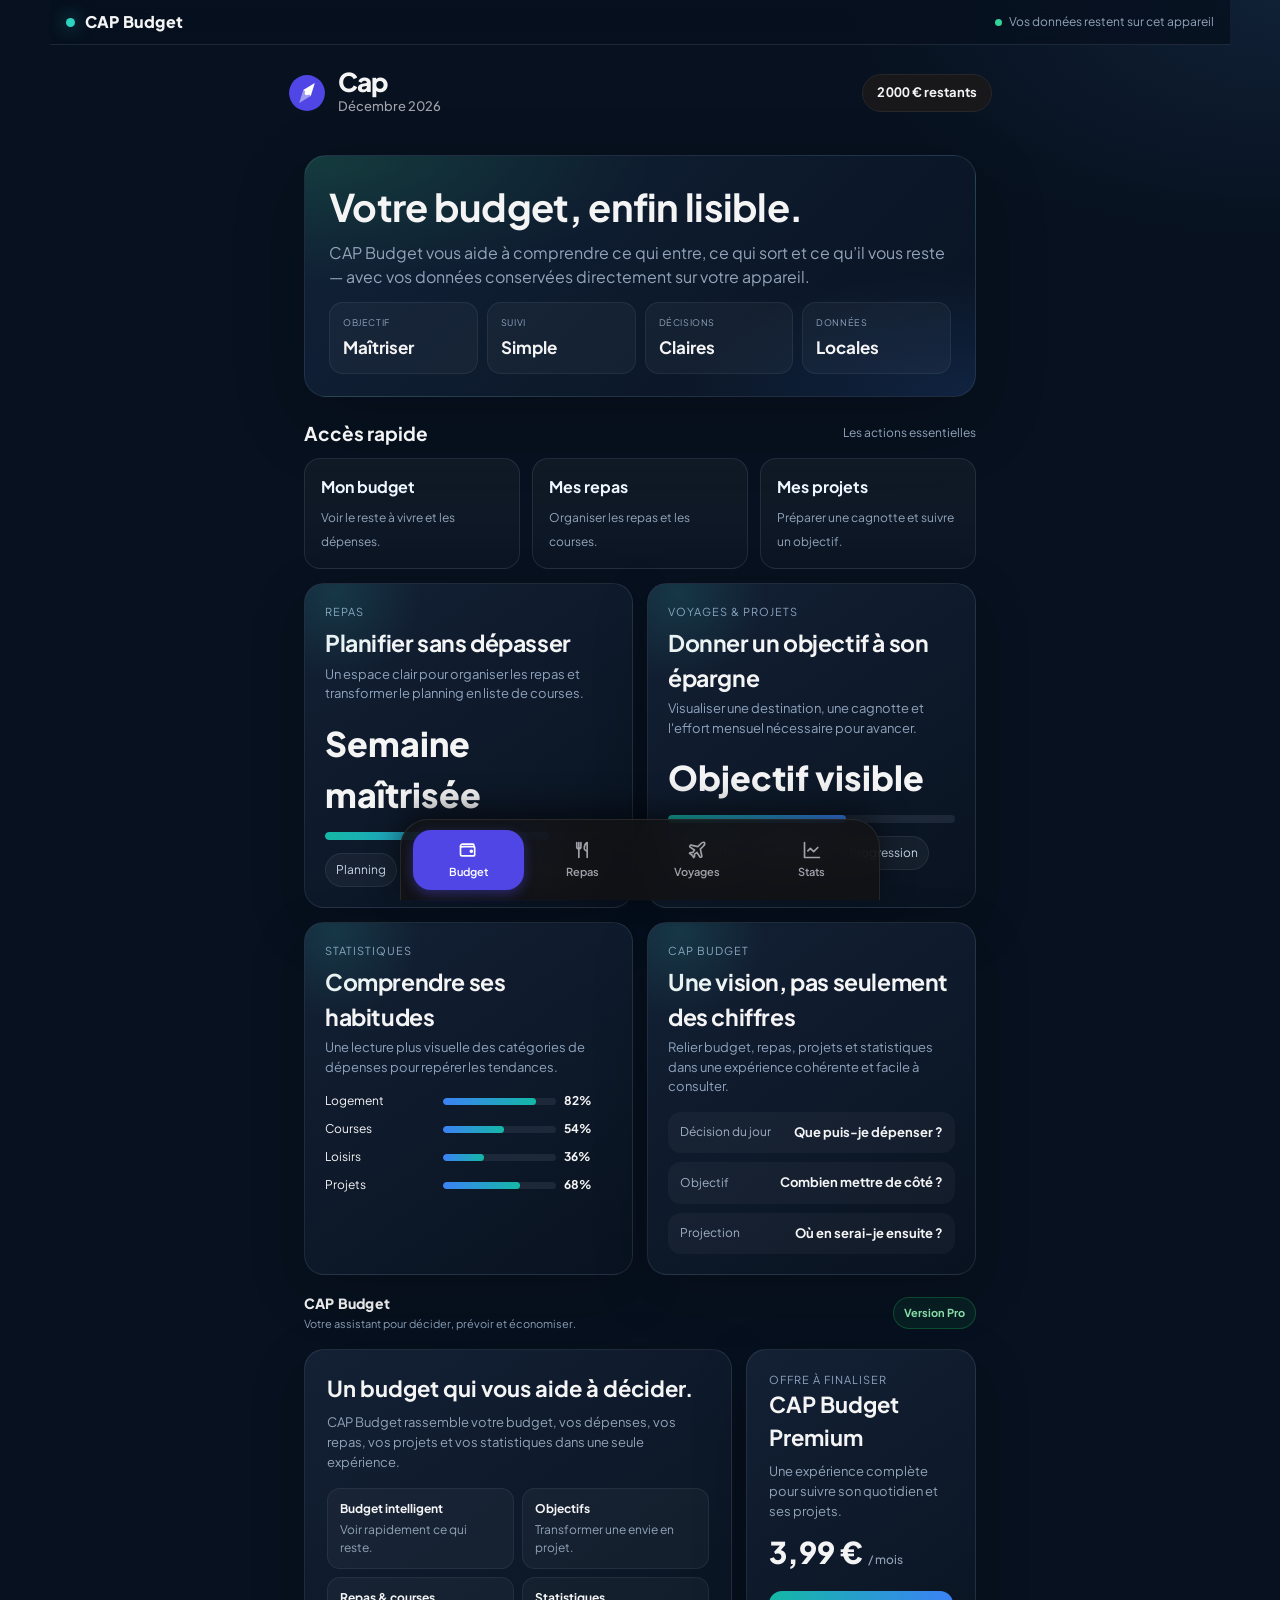
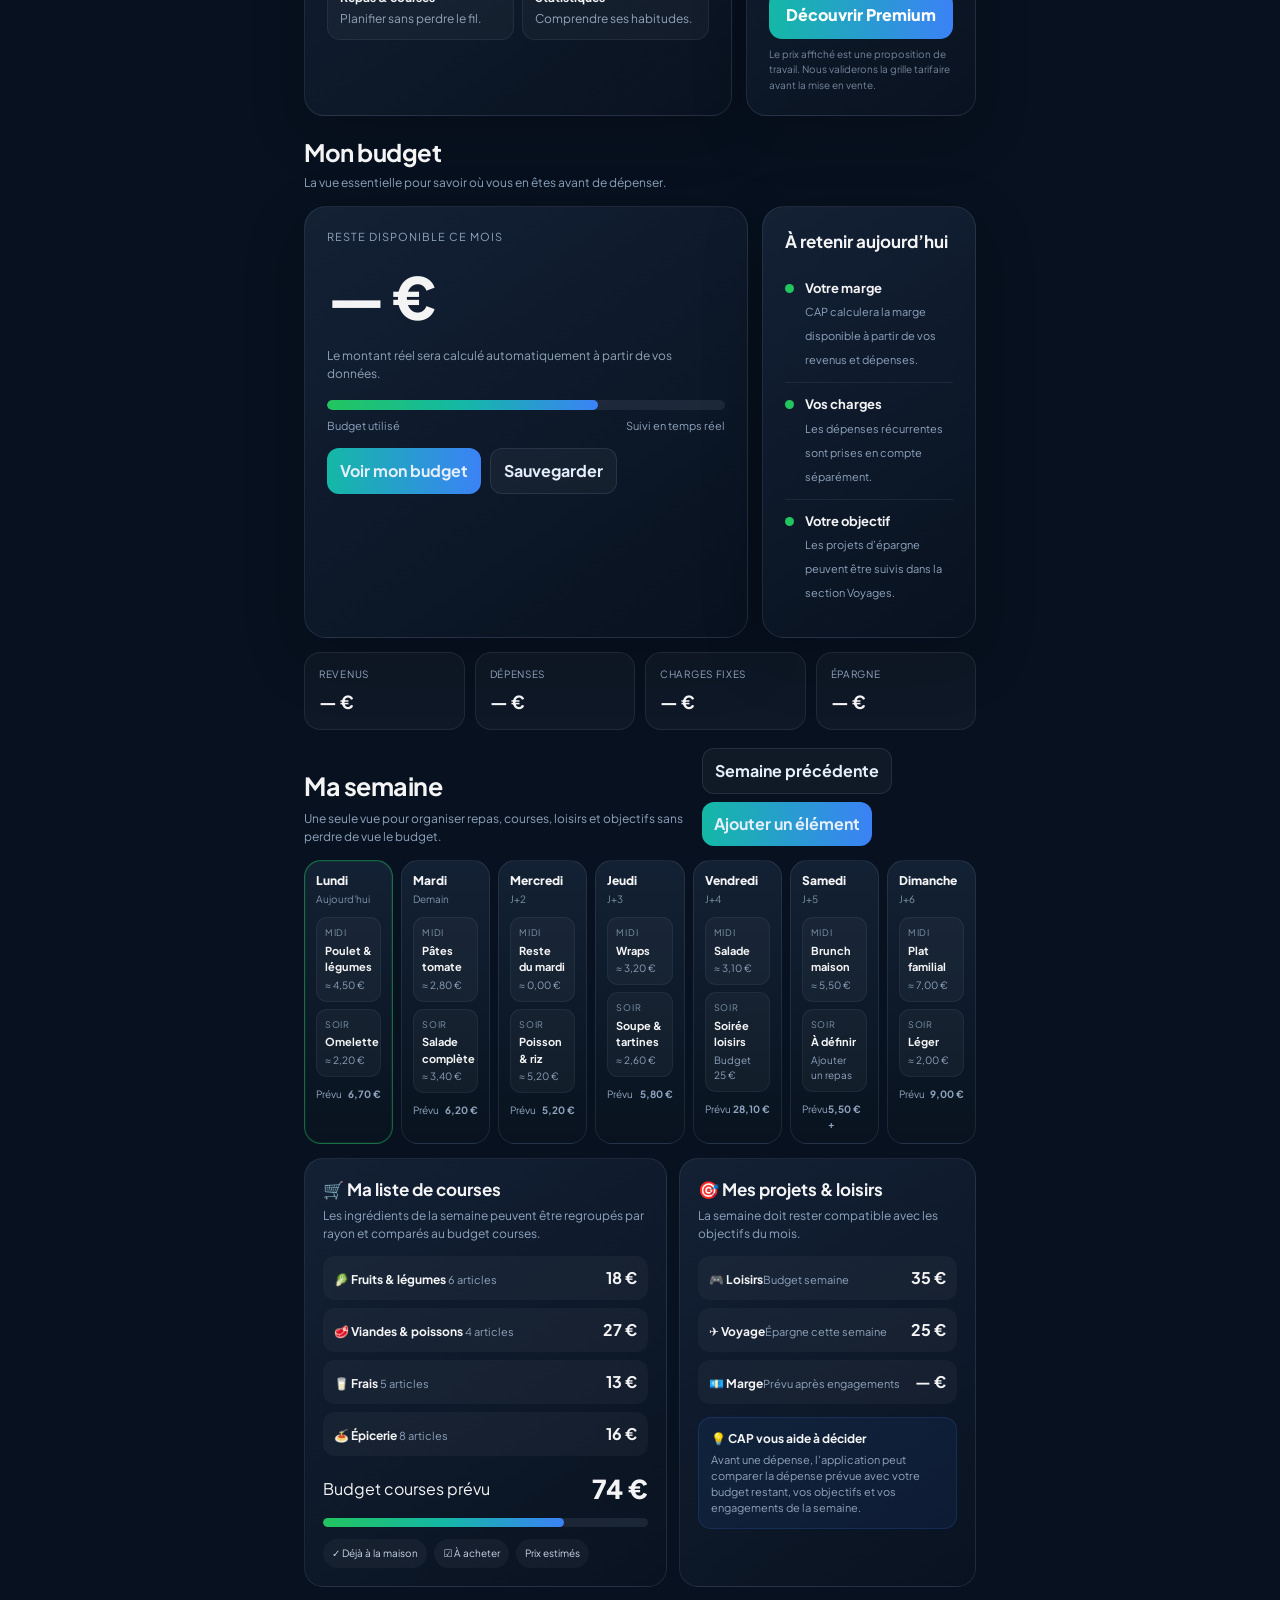
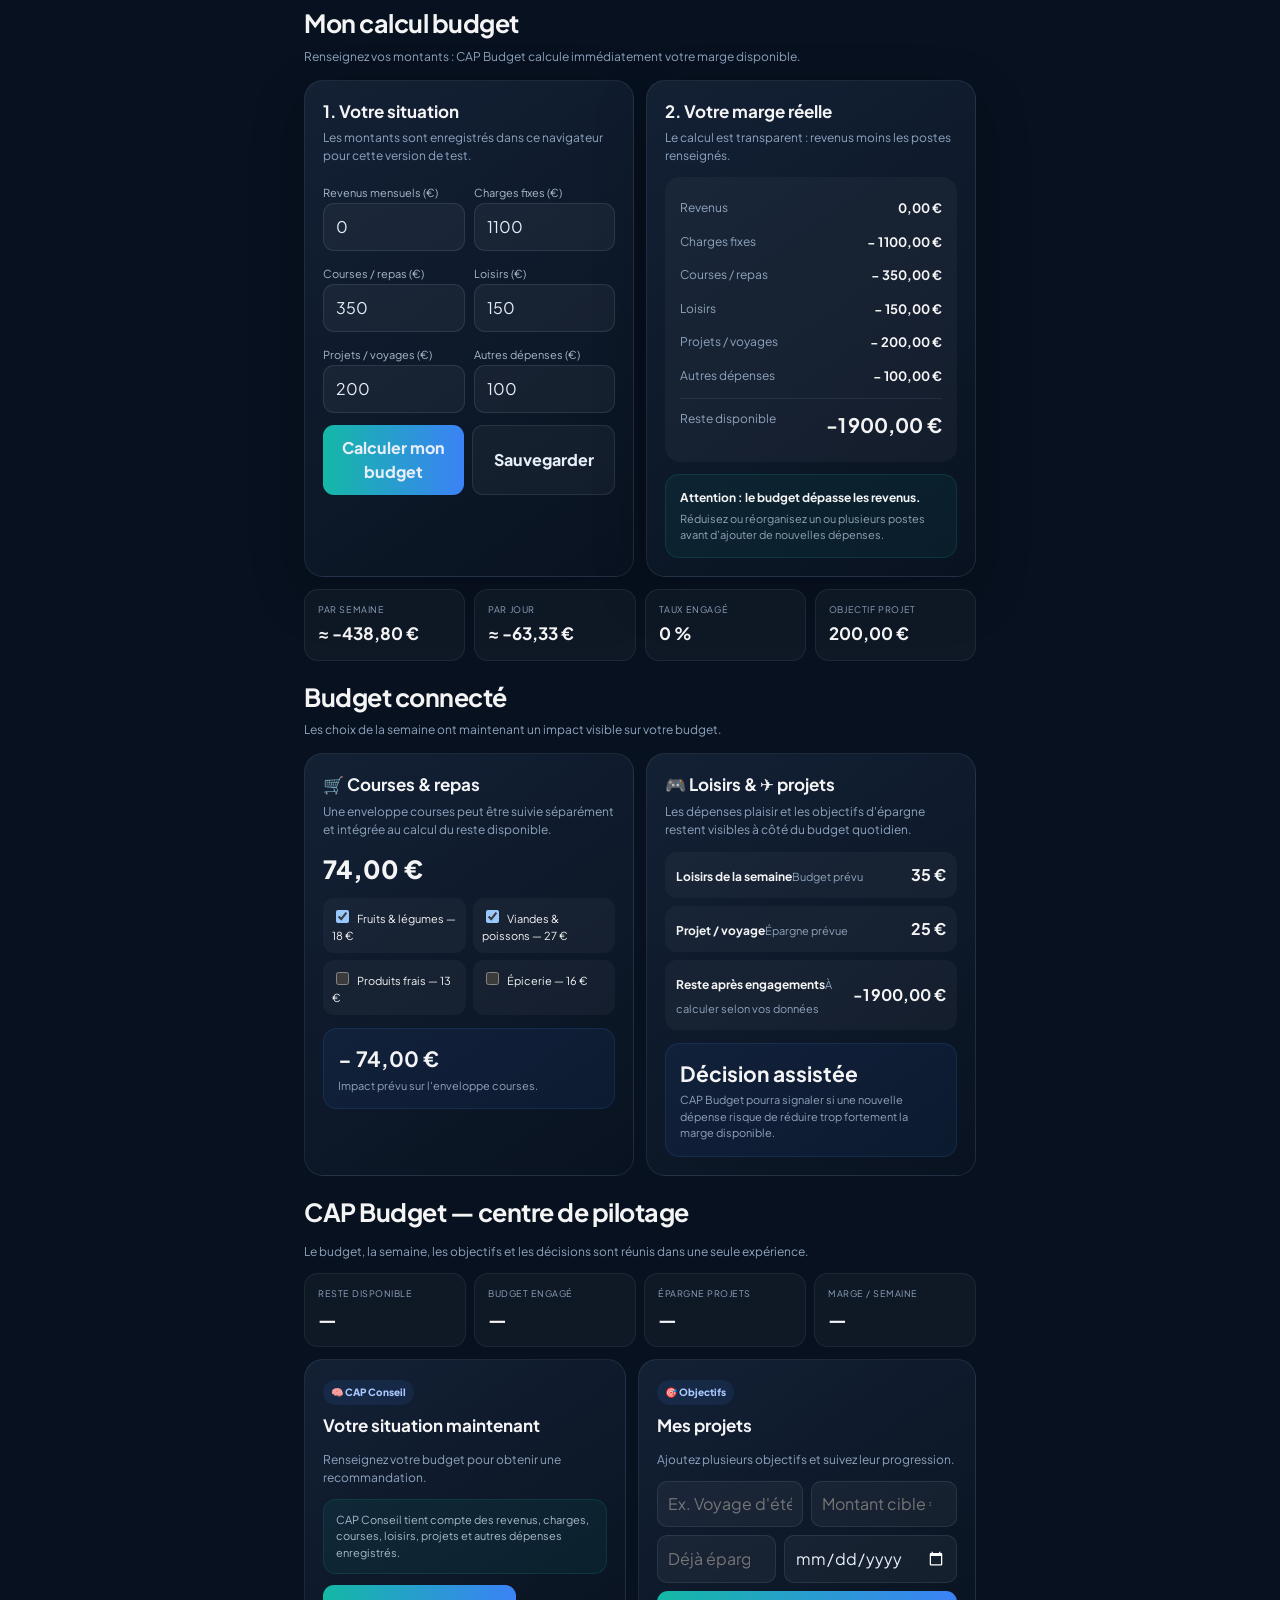
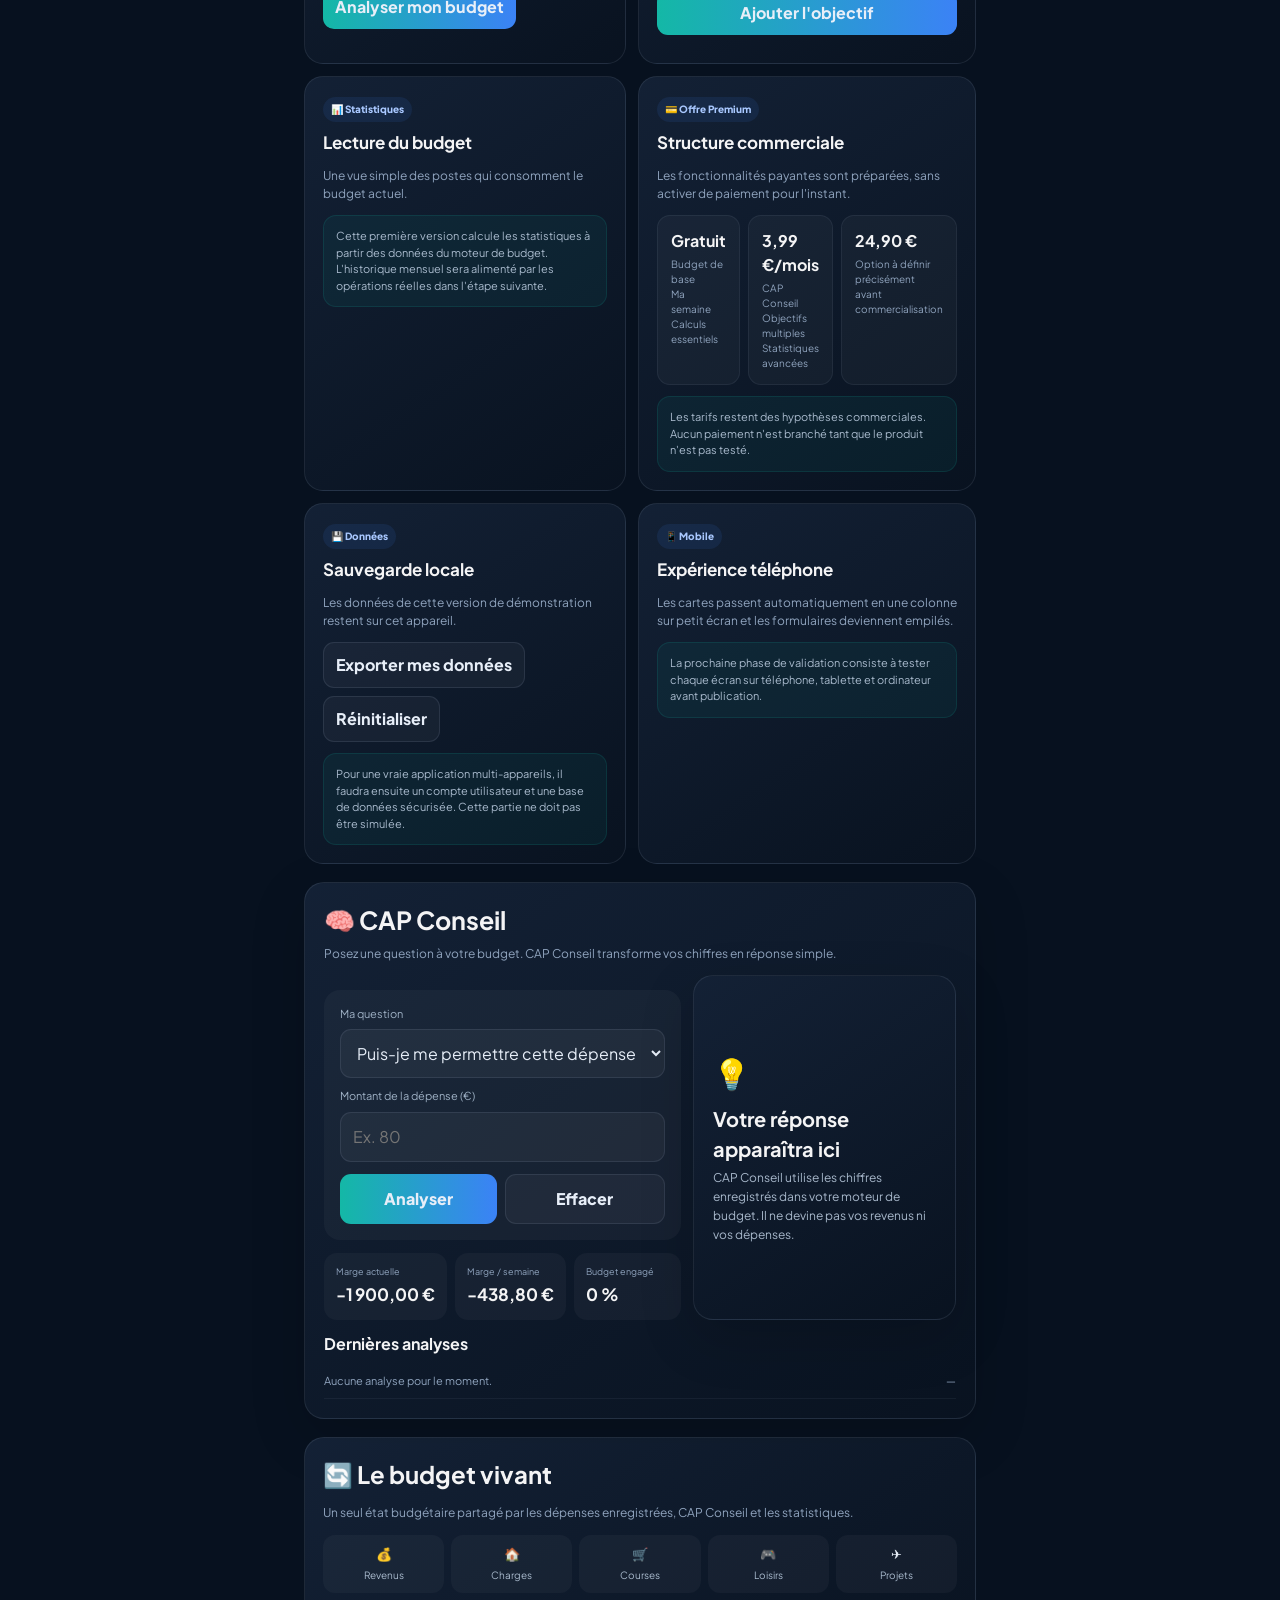
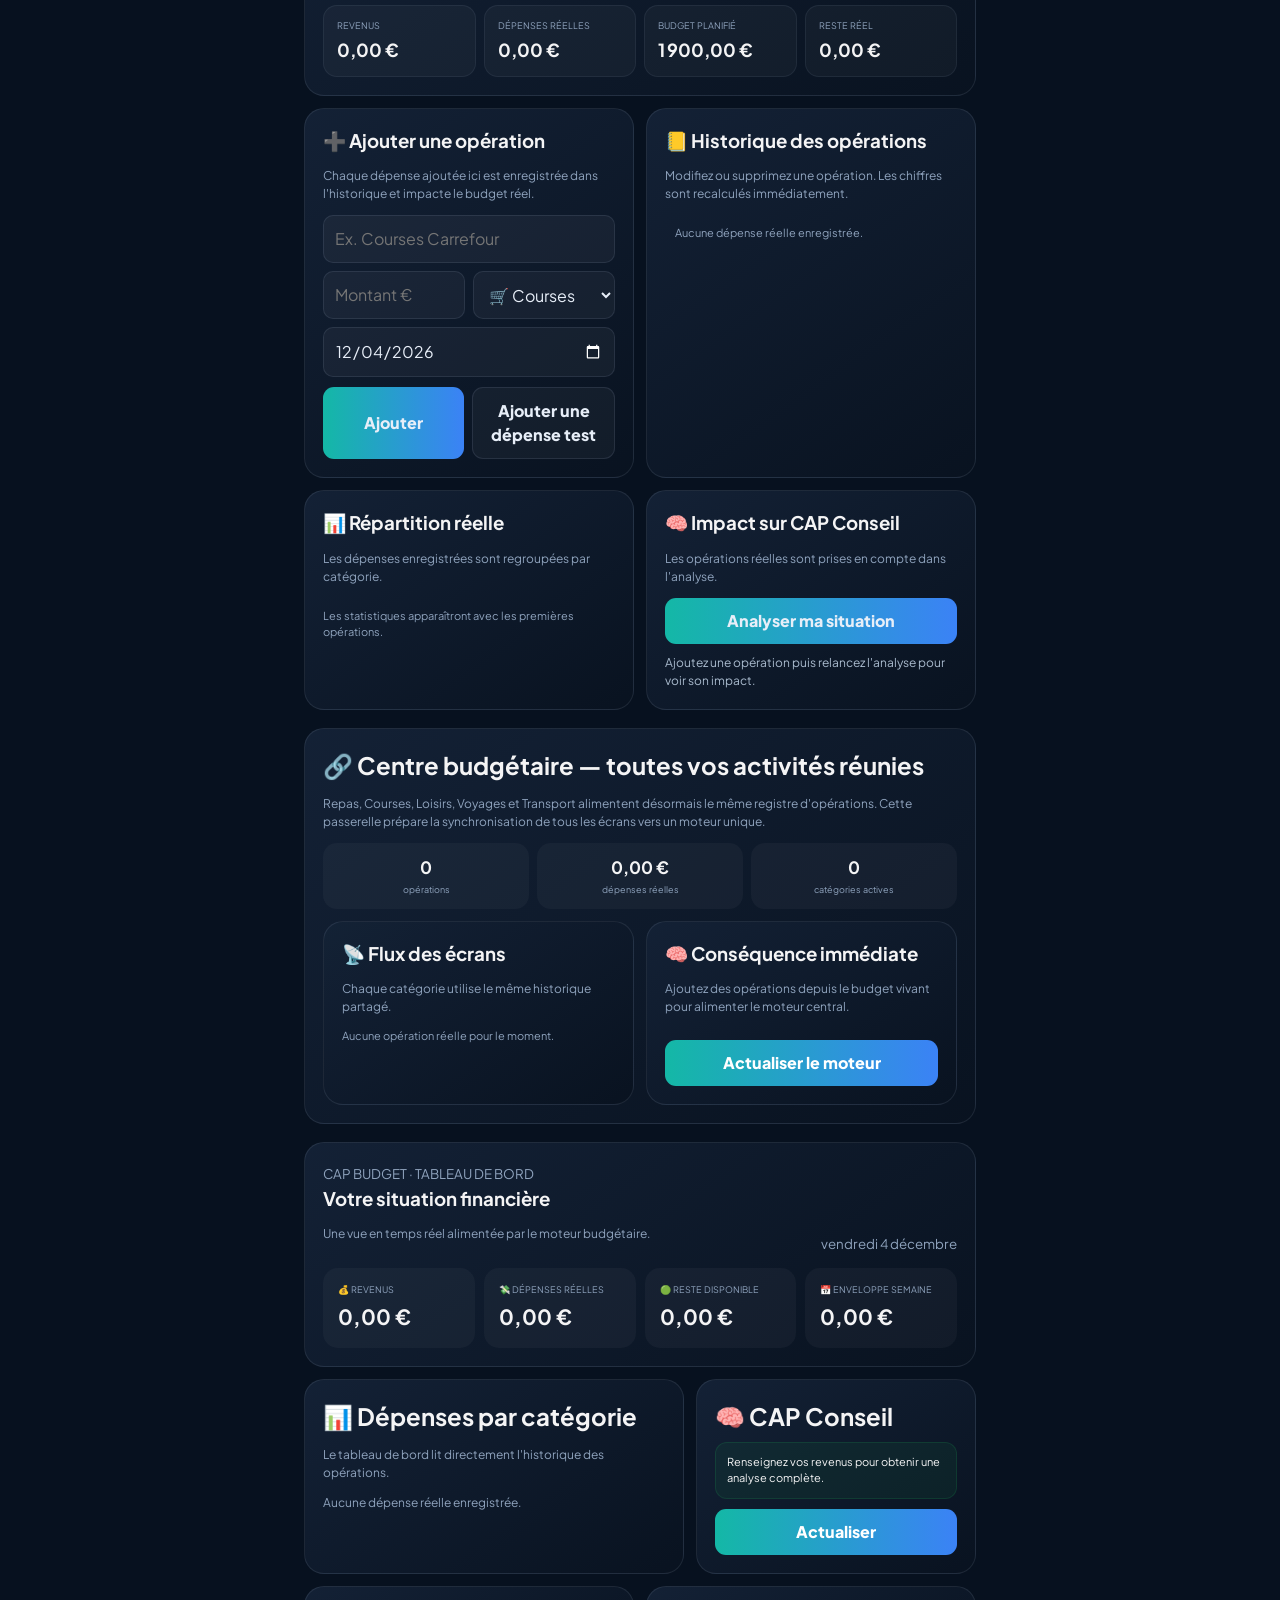
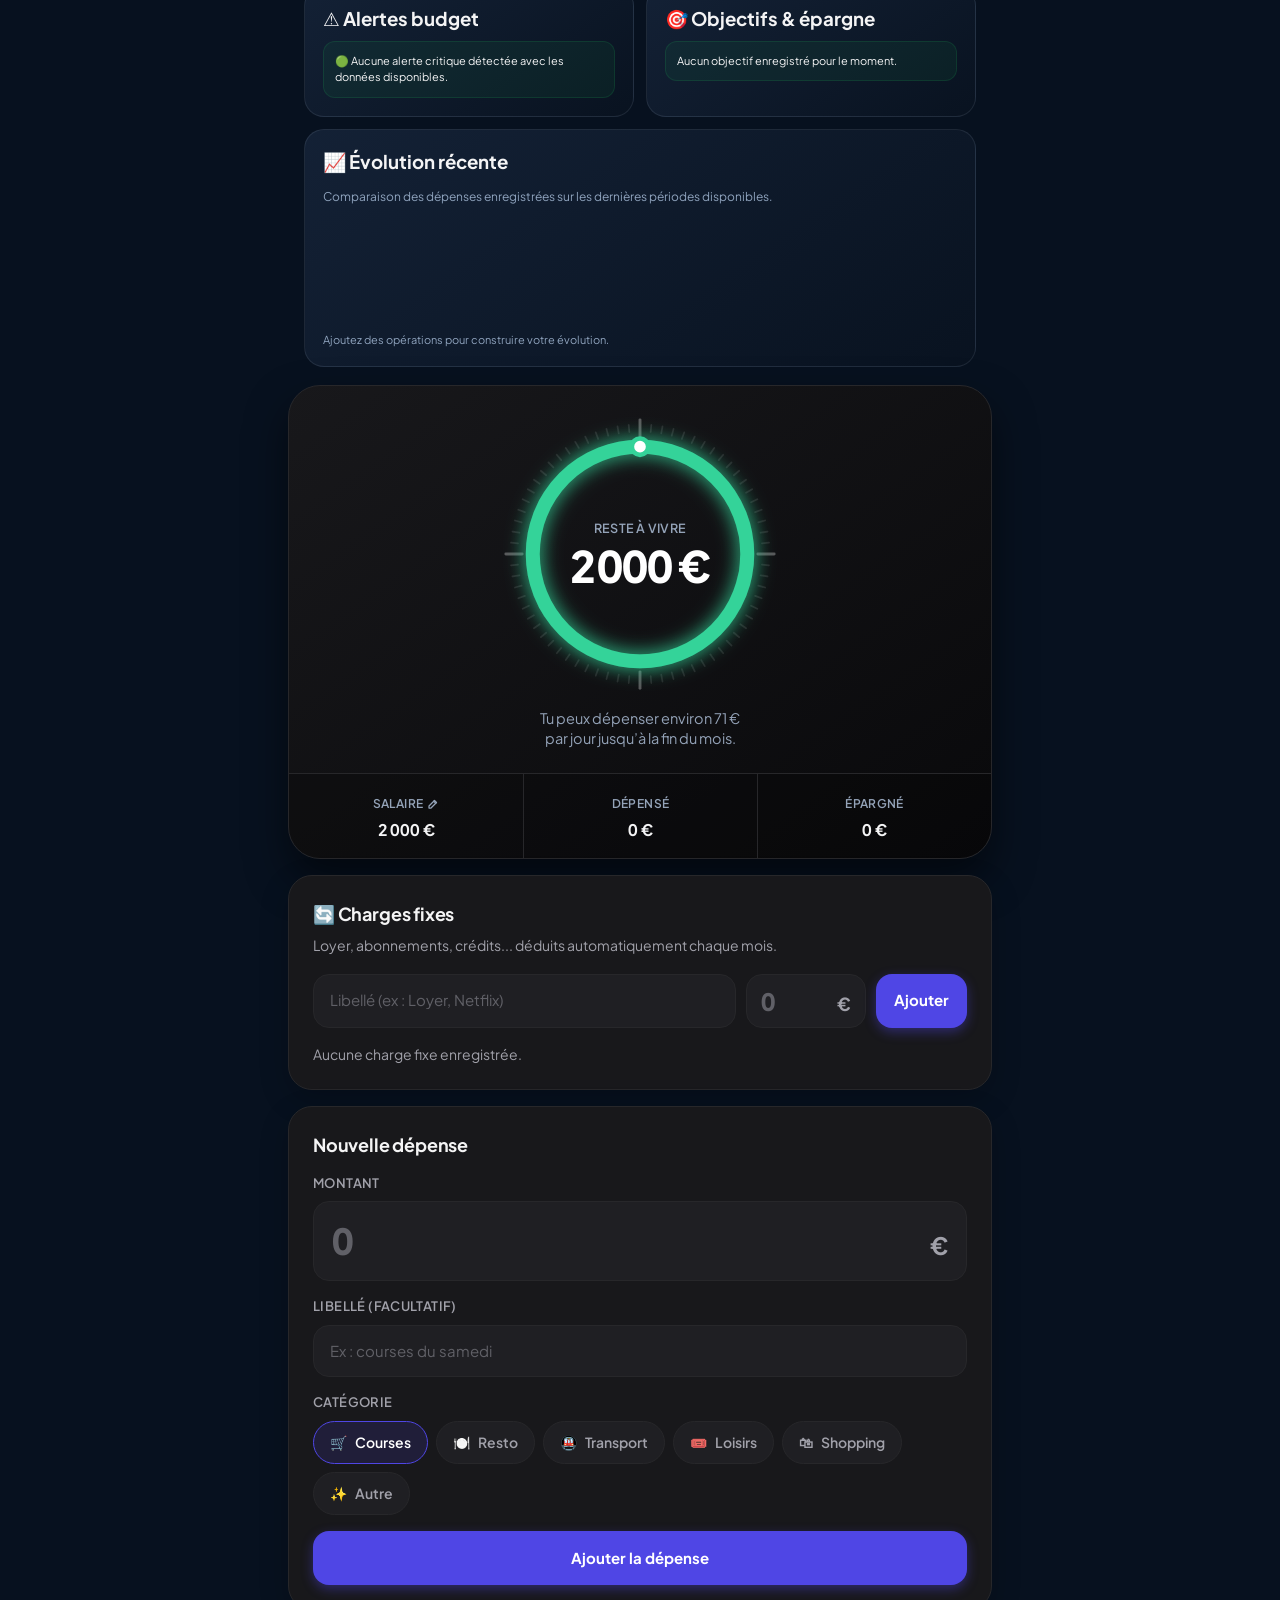
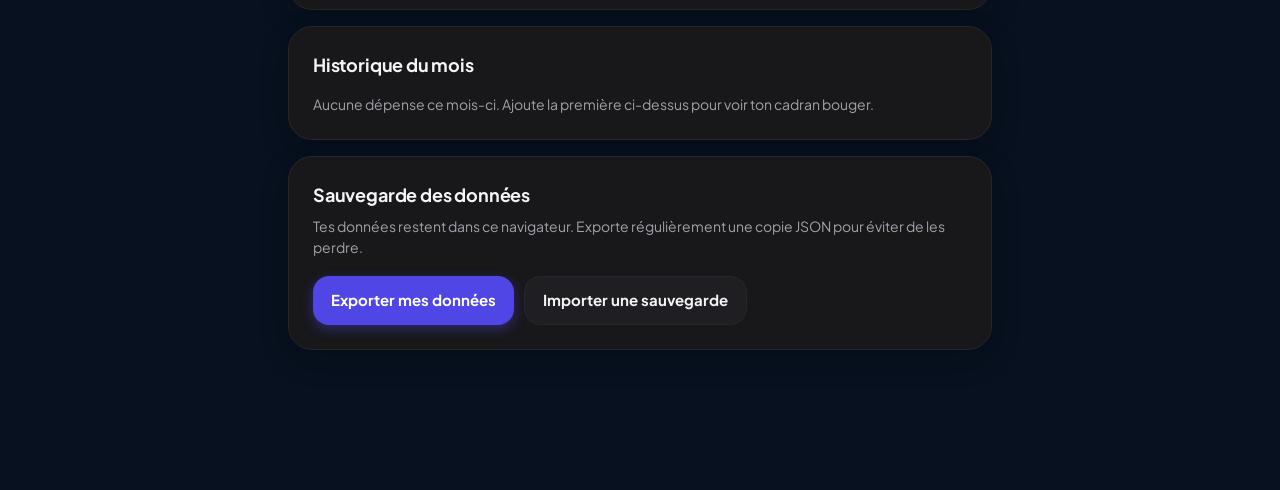
<file: CAP-Budget-Professional-v10.0.html>
<!DOCTYPE html>
<html lang="fr" data-theme="dark">
<head>
<meta charset="UTF-8">
<meta name="viewport" content="width=device-width, initial-scale=1, viewport-fit=cover">
<meta name="color-scheme" content="dark">
<title>Cap – Budget, repas et voyages</title>
<link rel="preconnect" href="https://fonts.googleapis.com">
<link rel="preconnect" href="https://fonts.gstatic.com" crossorigin>
<link href="https://fonts.googleapis.com/css2?family=Plus+Jakarta+Sans:wght@400;500;600;700;800&display=swap" rel="stylesheet">
<style>
:root{ --bg: #000000; --surface: #121214; --surface-card: #18181B; --ink: #F4F4F5; --muted: #A1A1AA; --line: #27272A; --field: #1F1F23; --accent: #4F46E5; --accent-ink: #FFFFFF; --accent-soft: rgba(79, 70, 229, 0.15); --good: #10B981; --warn: #F59E0B; --bad: #EF4444; --on-bad: #FFFFFF; --hero: #121214; --hero-ink: #FFFFFF; --hero-muted: #94A3B8; --toast-action: #818CF8; --radius-lg: 32px; --radius: 24px; --radius-sm: 16px; --font: "Plus Jakarta Sans", system-ui, -apple-system, sans-serif; box-sizing: border-box; padding-top: env(safe-area-inset-top, 0px); padding-bottom: env(safe-area-inset-bottom, 0px); }
html{scroll-padding-top:env(safe-area-inset-top,0px);-webkit-text-size-adjust:100%}
*,*::before,*::after{box-sizing:border-box}
body{margin:0;background:var(--bg);color:var(--ink);font-family:var(--font);line-height:1.5;-webkit-font-smoothing:antialiased}
[hidden]{display:none!important}
button,input{font-family:inherit}
:where(button,input,a):focus-visible{outline:2px solid var(--accent);outline-offset:2px}
.sr-only{position:absolute;width:1px;height:1px;overflow:hidden;clip:rect(0 0 0 0);white-space:nowrap}
.app{max-width:760px;margin:0 auto;padding:0 20px 140px}
@media(min-width:700px){.app{padding-left:28px;padding-right:28px}.tabbar-inner{max-width:760px}.hero{padding-left:28px;padding-right:28px}.stats{margin-left:-28px;margin-right:-28px}.card{padding:28px}}
@media(max-width:420px){.app{padding-left:14px;padding-right:14px}.card{padding:20px;border-radius:20px}.inline{flex-wrap:wrap}.inline>.input{min-width:100%}.inline .amount{flex:1 1 120px!important}.inline .btn{flex:1}}
.top{display:flex;align-items:center;justify-content:space-between;gap:12px;padding:24px 0 16px}
.brand{display:flex;align-items:center;gap:12px}
.brand svg{width:38px;height:38px;flex:none}
.brand-name{font-size:26px;font-weight:800;letter-spacing:-.03em;line-height:1}
.brand-sub{font-size:13px;color:var(--muted);margin-top:2px;text-transform:capitalize;font-weight:500}
.pill{font-size:13px;font-weight:700;background:var(--surface-card);border:1px solid var(--line);padding:8px 14px;border-radius:999px;white-space:nowrap;font-variant-numeric:tabular-nums;color:var(--ink)}
.pill.bad{color:var(--bad);border-color:rgba(239,68,68,0.4);background:rgba(239,68,68,0.1)}
.hero{--arc:#34D399;background:linear-gradient(145deg, #18181B 0%, #09090B 100%);color:var(--hero-ink);border:1px solid var(--line);border-radius:var(--radius-lg);padding:28px 20px 0;overflow:hidden;box-shadow:0 20px 40px rgba(0,0,0,0.5)}
.hero[data-state="warn"]{--arc:#FBBF24}
.hero[data-state="bad"]{--arc:#F87171}
.dial{position:relative;width:min(100%,280px);aspect-ratio:1;margin:0 auto;container-type:inline-size}
.dial svg{display:block;width:100%;height:100%}
.tick{stroke:rgba(255,255,255,.1);stroke-width:1.5;stroke-linecap:round}
.tick.major{stroke:rgba(255,255,255,.3);stroke-width:2.5}
.track{fill:none;stroke:rgba(255,255,255,.05);stroke-width:12}
.arc{fill:none;stroke:var(--arc);stroke-width:12;stroke-linecap:round;transition:stroke-dashoffset 1.3s cubic-bezier(.22,1,.36,1),stroke .4s,opacity .3s;filter:drop-shadow(0 0 8px var(--arc))}
.knob{transform-origin:120px 120px;transition:transform 1.3s cubic-bezier(.22,1,.36,1),opacity .3s}
.knob circle{fill:#FFFFFF;stroke:var(--arc);stroke-width:4}
.dial-center{position:absolute;inset:0;display:flex;flex-direction:column;align-items:center;justify-content:center;text-align:center;padding:0 20%}
.dial-label{font-size:4.5cqw;color:var(--hero-muted);font-weight:600;letter-spacing:.02em;text-transform:uppercase}
.dial-value{font-size:15.5cqw;font-weight:800;letter-spacing:-.03em;line-height:1.1;margin-top:4px;font-variant-numeric:tabular-nums}
.dial-value.long{font-size:12cqw}
.hero-msg{text-align:center;font-size:14.5px;color:var(--hero-muted);margin:14px auto 24px;max-width:34ch;text-wrap:balance;line-height:1.4}
.stats{display:grid;grid-template-columns:repeat(3,1fr);border-top:1px solid var(--line);margin:0 -20px;background:rgba(0,0,0,0.2)}
.stat{background:none;border:0;color:inherit;text-align:center;padding:16px 8px;font-size:inherit}
.stat + .stat{border-left:1px solid var(--line)}
button.stat{cursor:pointer;transition:background .2s}
button.stat:hover{background:rgba(255,255,255,0.03)}
.stat-label{font-size:12px;color:var(--hero-muted);font-weight:600;display:inline-flex;align-items:center;gap:4px;text-transform:uppercase;letter-spacing:.03em}
.stat-label svg{width:12px;height:12px}
.stat-value{font-size:16px;font-weight:700;margin-top:4px;font-variant-numeric:tabular-nums;color:var(--ink)}
.card{background:var(--surface-card);border:1px solid var(--line);border-radius:var(--radius);padding:24px;margin-top:16px;box-shadow:0 10px 30px rgba(0,0,0,0.2)}
.card h2{font-size:18px;font-weight:700;letter-spacing:-.01em;margin:0 0 16px;color:var(--ink)}
.card-head{display:flex;justify-content:space-between;align-items:baseline;gap:10px}
.card-head h2{margin-bottom:16px}
.hint{color:var(--muted);font-size:14px;line-height:1.5;margin:-8px 0 18px}
.muted{color:var(--muted);font-size:13.5px}
.field{margin-bottom:16px}
.field > label,.field-label{display:block;font-size:13px;font-weight:600;color:var(--muted);margin-bottom:8px;text-transform:uppercase;letter-spacing:.03em}
.input{width:100%;font-size:15px;color:var(--ink);background:var(--field);border:1.5px solid var(--line);border-radius:var(--radius-sm);padding:14px 16px;transition:border-color .2s}
.input::placeholder,.amount input::placeholder{color:var(--muted);opacity:.5}
.input:focus{border-color:var(--accent);outline:none}
.amount{display:flex;align-items:baseline;gap:8px;background:var(--field);border:1.5px solid var(--line);border-radius:var(--radius-sm);padding:12px 18px;transition:border-color .2s}
.amount:focus-within{border-color:var(--accent)}
.amount input{flex:1;min-width:0;width:100%;border:0;background:none;outline:none;color:var(--ink);font-size:36px;font-weight:800;letter-spacing:-.02em;padding:0;font-variant-numeric:tabular-nums}
.amount span{font-size:24px;font-weight:700;color:var(--muted)}
.chips{display:flex;flex-wrap:wrap;gap:8px}
.chip{display:inline-flex;align-items:center;gap:8px;font-size:14px;font-weight:600;padding:10px 16px;border-radius:999px;border:1.5px solid var(--line);background:var(--field);color:var(--muted);cursor:pointer;transition:all .2s}
.chip[aria-pressed="true"]{background:var(--accent-soft);border-color:var(--accent);color:#FFFFFF}
.btn{display:block;width:100%;font-size:15px;font-weight:700;border:0;border-radius:var(--radius-sm);padding:16px 20px;cursor:pointer;background:var(--accent);color:var(--accent-ink);transition:transform .12s, opacity .2s;box-shadow:0 4px 12px rgba(79, 70, 229, 0.4)}
.btn:active{transform:scale(.98)}
.btn.ghost{background:var(--field);color:var(--ink);box-shadow:none;border:1px solid var(--line)}
.btn.danger{background:var(--bad);color:var(--on-bad);box-shadow:0 4px 12px rgba(239, 68, 68, 0.4)}
.btn.small{width:auto;padding:12px 18px}
.link{font-size:13.5px;font-weight:600;color:var(--muted);background:none;border:0;padding:8px 4px;cursor:pointer;transition:color .2s}
.link:hover{color:var(--ink)}
.link.danger{color:var(--bad)}
.error{color:var(--bad);font-size:13.5px;font-weight:600;margin:0 0 14px;min-height:0}
.error:empty{display:none}
.inline{display:flex;gap:10px}
.inline .amount{flex:1;padding:8px 14px}
.inline .amount input{font-size:24px}
.inline .amount span{font-size:18px}
.rows{list-style:none;margin:0;padding:0}
.row{display:flex;align-items:center;gap:14px;padding:14px 0;border-top:1px solid var(--line)}
.row:first-child{border-top:0;padding-top:4px}
.badge{width:44px;height:44px;border-radius:14px;display:grid;place-items:center;font-size:20px;flex:none;background:color-mix(in srgb,var(--c) 20%,transparent);border:1px solid color-mix(in srgb,var(--c) 40%,transparent)}
.row-main{flex:1;min-width:0}
.row-title{font-weight:600;white-space:nowrap;overflow:hidden;text-overflow:ellipsis;color:var(--ink)}
.row-sub{font-size:13px;color:var(--muted);margin-top:2px}
.row-amount{font-weight:700;font-variant-numeric:tabular-nums;white-space:nowrap}
.row-amount.plus{color:var(--good)}
.icon-btn{width:38px;height:38px;border-radius:12px;border:1px solid var(--line);background:var(--field);color:var(--muted);cursor:pointer;display:grid;place-items:center;flex:none;transition:all .2s}
.icon-btn:hover{background:rgba(239, 68, 68, 0.15);color:var(--bad);border-color:rgba(239, 68, 68, 0.3)}
.icon-btn svg{width:16px;height:16px}
.empty{color:var(--muted);font-size:14px;line-height:1.5;margin:0}
.split{display:flex;height:12px;border-radius:999px;overflow:hidden;gap:3px;background:var(--field);padding:2px;border:1px solid var(--line)}
.split i{display:block;background:var(--c);min-width:6px;border-radius:999px}
.legend{list-style:none;padding:0;margin:18px 0 0;display:grid;gap:12px}
.legend li{display:flex;align-items:center;gap:12px;font-size:14px}
.legend .dot{width:10px;height:10px;border-radius:50%;background:var(--c);flex:none;box-shadow:0 0 8px var(--c)}
.legend .name{flex:1;color:var(--ink);font-weight:500}
.legend .amt{font-weight:700;font-variant-numeric:tabular-nums}
.legend .pct{color:var(--muted);width:45px;text-align:right;font-variant-numeric:tabular-nums;font-size:13px}
.meter{height:8px;border-radius:999px;background:var(--field);overflow:hidden;margin:0 0 20px;border:1px solid var(--line)}
.meter i{display:block;height:100%;width:0;background:var(--accent);border-radius:inherit;transition:width .4s;box-shadow:0 0 10px var(--accent)}
.day{display:grid;grid-template-columns:85px 1fr;gap:14px;padding:16px 0;border-top:1px solid var(--line)}
.day:first-child{border-top:0;padding-top:4px}
.day-name{font-weight:700;color:var(--ink)}
.day.today .day-name{color:var(--accent)}
.day-date{font-size:12.5px;color:var(--muted);margin-top:2px}
.tag{display:inline-block;margin-top:8px;font-size:11px;font-weight:700;padding:3px 10px;border-radius:999px;background:var(--accent-soft);color:var(--accent);letter-spacing:.02em;text-transform:uppercase}
.slots{display:grid;gap:10px}
.slot{display:flex;align-items:center;gap:12px}
.slot span{font-size:12.5px;font-weight:700;color:var(--muted);width:36px;flex:none;text-transform:uppercase;letter-spacing:.03em}
.slot .input{padding:12px 14px;font-size:14.5px}
.foot{display:flex;justify-content:flex-end;margin-top:10px}
.trip-dest{font-size:30px;font-weight:800;letter-spacing:-.03em;line-height:1.1;margin:0;color:var(--ink)}
.trip-when{margin-top:8px;font-weight:700;color:var(--accent)}
.trip-date{color:var(--muted);font-size:13.5px;margin-top:2px}
.money{display:flex;justify-content:space-between;align-items:baseline;margin:24px 0 12px}
.money strong{font-size:32px;font-weight:800;letter-spacing:-.025em;font-variant-numeric:tabular-nums;color:var(--ink)}
.money span{color:var(--muted);font-size:14px}
.bar{height:12px;border-radius:999px;background:var(--field);overflow:hidden;border:1px solid var(--line);padding:1px}
.bar i{display:block;height:100%;width:0;background:var(--good);border-radius:inherit;transition:width .6s cubic-bezier(.22,1,.36,1);box-shadow:0 0 10px var(--good)}
.bar-caption{font-size:13px;color:var(--muted);margin-top:10px}
.callout{background:rgba(79, 70, 229, 0.1);border:1px solid rgba(79, 70, 229, 0.25);border-radius:var(--radius-sm);padding:16px;font-size:14px;line-height:1.5;margin:18px 0 22px;color:#E0E7FF}
.actions{display:flex;justify-content:space-between;margin-top:16px}
.tabbar{position:fixed;left:0;right:0;bottom:0;padding-bottom:env(safe-area-inset-bottom,0px);display:flex;justify-content:center;pointer-events:none;z-index:20}
.tabbar-inner{pointer-events:auto;width:100%;max-width:480px;display:grid;grid-template-columns:repeat(4,1fr);gap:4px;padding:10px 12px;background:rgba(18, 18, 20, 0.85);-webkit-backdrop-filter:blur(20px);backdrop-filter:blur(20px);border:1px solid var(--line);border-bottom:0;border-radius:28px 28px 0 0;box-shadow:0 -10px 30px rgba(0,0,0,0.5)}
.tab{display:flex;flex-direction:column;align-items:center;gap:4px;font-size:11px;font-weight:600;color:var(--muted);background:none;border:0;padding:10px 2px;border-radius:18px;cursor:pointer;transition:all .2s}
.tab svg{width:20px;height:20px;fill:none;stroke:currentColor;stroke-width:2;stroke-linecap:round;stroke-linejoin:round}
.tab[aria-current="page"]{color:#FFFFFF;background:var(--accent);box-shadow:0 4px 12px rgba(79, 70, 229, 0.4)}
.toast{position:fixed;left:50%;bottom:calc(96px + env(safe-area-inset-bottom,0px));transform:translate(-50%,14px);opacity:0;pointer-events:none;background:#F4F4F5;color:#09090B;padding:12px 18px;border-radius:16px;display:flex;gap:16px;align-items:center;font-size:14px;font-weight:700;z-index:30;max-width:calc(100% - 32px);transition:opacity .25s,transform .25s;box-shadow:0 10px 25px rgba(0,0,0,0.5)}
.toast.show{opacity:1;transform:translate(-50%,0);pointer-events:auto}
.toast button{background:none;border:0;color:var(--accent);font-size:14px;font-weight:800;cursor:pointer;padding:4px}
dialog{border:1px solid var(--line);border-radius:var(--radius);padding:26px;background:var(--surface-card);color:var(--ink);width:min(92vw,380px);font-family:var(--font);box-shadow:0 25px 50px rgba(0,0,0,0.7)}
dialog::backdrop{background:rgba(0,0,0,0.75);-webkit-backdrop-filter:blur(5px);backdrop-filter:blur(5px)}
dialog h2{margin:0 0 8px;font-size:20px;letter-spacing:-.01em}
dialog p{color:var(--muted);margin:0 0 18px;font-size:14.5px;line-height:1.5}
.dlg-actions{display:flex;gap:10px;margin-top:20px}
.dlg-actions .btn{flex:1}
@media (prefers-reduced-motion: reduce){ *,*::before,*::after{transition:none!important;animation:none!important} }
</style>
<style>
/* ===== CAP Budget — Professional polish layer ===== */
:root{
  --cap-accent:#2dd4bf;
  --cap-accent-2:#60a5fa;
  --cap-bg:#07111f;
  --cap-surface:rgba(15,27,45,.88);
  --cap-border:rgba(148,163,184,.16);
  --cap-text:#e5eefb;
  --cap-muted:#8fa3bd;
}
*{box-sizing:border-box}
html{scroll-behavior:smooth}
body{
  background:
    radial-gradient(900px 500px at 8% -10%,rgba(45,212,191,.10),transparent 55%),
    radial-gradient(800px 450px at 100% 0%,rgba(96,165,250,.10),transparent 55%),
    var(--cap-bg);
}
button,input,select,textarea{font:inherit}
button{transition:transform .16s ease,filter .16s ease,box-shadow .16s ease}
button:hover{filter:brightness(1.06)}
button:active{transform:translateY(1px)}
:focus-visible{
  outline:3px solid rgba(45,212,191,.55);
  outline-offset:2px;
}
.cap-pro-bar{
  position:sticky;top:0;z-index:50;
  display:flex;align-items:center;justify-content:space-between;gap:12px;
  max-width:1180px;margin:0 auto;padding:10px 16px;
  background:rgba(7,17,31,.82);
  backdrop-filter:blur(14px);
  border-bottom:1px solid var(--cap-border);
}
.cap-pro-brand{display:flex;align-items:center;gap:10px;font-weight:800;letter-spacing:.2px}
.cap-pro-dot{width:9px;height:9px;border-radius:50%;background:var(--cap-accent);box-shadow:0 0 18px rgba(45,212,191,.7)}
.cap-pro-status{font-size:12px;color:var(--cap-muted);display:flex;align-items:center;gap:7px}
.cap-pro-status i{display:inline-block;width:7px;height:7px;border-radius:50%;background:#34d399}
.cap-pro-shell{max-width:1180px;margin:0 auto;padding:0 16px 90px}
.cap-pro-card{
  background:linear-gradient(180deg,rgba(20,34,54,.88),rgba(10,20,34,.88));
  border:1px solid var(--cap-border);
  box-shadow:0 18px 50px rgba(0,0,0,.18);
  border-radius:18px;
}
@media(max-width:700px){
  .cap-pro-bar{padding:9px 12px}
  .cap-pro-shell{padding-left:10px;padding-right:10px}
}
</style><style>
/* ===== CAP Budget UI v1.1 ===== */
:root{
  --cap-brand:#22c55e;
  --cap-brand-2:#14b8a6;
  --cap-blue:#3b82f6;
  --cap-bg:#07111f;
  --cap-card:rgba(15,27,45,.92);
  --cap-line:rgba(148,163,184,.15);
  --cap-text:#eef6ff;
  --cap-muted:#93a4ba;
}
.cap-hero{
  max-width:1180px;margin:22px auto 10px;padding:0 16px;
}
.cap-hero-inner{
  padding:22px 24px;border-radius:22px;
  background:
    radial-gradient(500px 180px at 0% 0%,rgba(34,197,94,.16),transparent 70%),
    radial-gradient(420px 180px at 100% 100%,rgba(59,130,246,.14),transparent 70%),
    linear-gradient(135deg,rgba(18,35,57,.96),rgba(9,20,34,.96));
  border:1px solid var(--cap-line);
  box-shadow:0 22px 70px rgba(0,0,0,.22);
}
.cap-hero h1{margin:0 0 6px;font-size:clamp(25px,4vw,38px);letter-spacing:-.7px}
.cap-hero p{margin:0;color:var(--cap-muted);max-width:720px;line-height:1.55}
.cap-kpis{
  display:grid;grid-template-columns:repeat(4,minmax(0,1fr));
  gap:12px;margin-top:18px;
}
.cap-kpi{
  padding:14px 15px;border:1px solid var(--cap-line);border-radius:16px;
  background:rgba(255,255,255,.035);
}
.cap-kpi small{display:block;color:var(--cap-muted);font-size:11px;text-transform:uppercase;letter-spacing:.7px}
.cap-kpi strong{display:block;margin-top:5px;font-size:21px}
.cap-section-title{
  display:flex;align-items:center;justify-content:space-between;gap:12px;
  margin:22px 0 10px;
}
.cap-section-title h2{margin:0;font-size:19px}
.cap-section-title span{font-size:12px;color:var(--cap-muted)}
.cap-quick-actions{
  display:grid;grid-template-columns:repeat(3,minmax(0,1fr));gap:12px;
}
.cap-action{
  text-align:left;padding:16px;border-radius:16px;border:1px solid var(--cap-line);
  background:linear-gradient(180deg,rgba(255,255,255,.045),rgba(255,255,255,.02));
  color:var(--cap-text);cursor:pointer;
}
.cap-action b{display:block;margin-bottom:5px}
.cap-action span{font-size:12px;color:var(--cap-muted);line-height:1.4}
.cap-action:hover{border-color:rgba(34,197,94,.35);transform:translateY(-1px)}
@media(max-width:850px){
  .cap-kpis{grid-template-columns:repeat(2,minmax(0,1fr))}
}
@media(max-width:560px){
  .cap-hero{padding:0 10px}
  .cap-hero-inner{padding:18px}
  .cap-kpis,.cap-quick-actions{grid-template-columns:1fr}
}
</style><style>
/* ===== CAP Budget Premium screens v1.2 ===== */
.cap-premium-grid{
  display:grid;grid-template-columns:repeat(2,minmax(0,1fr));gap:14px;
  margin:14px auto;max-width:1180px;padding:0 16px;
}
.cap-premium-card{
  position:relative;overflow:hidden;padding:20px;border-radius:20px;
  background:linear-gradient(145deg,rgba(20,34,54,.96),rgba(9,19,32,.96));
  border:1px solid rgba(148,163,184,.15);
  box-shadow:0 18px 55px rgba(0,0,0,.20);
}
.cap-premium-card::before{
  content:"";position:absolute;inset:-80px auto auto -60px;width:180px;height:180px;
  background:radial-gradient(circle,rgba(45,212,191,.13),transparent 68%);
  pointer-events:none;
}
.cap-premium-label{
  font-size:11px;text-transform:uppercase;letter-spacing:1px;color:#8fa3bd;
}
.cap-premium-title{margin:6px 0 4px;font-size:23px;letter-spacing:-.4px}
.cap-premium-sub{margin:0;color:#8fa3bd;line-height:1.5;font-size:13px}
.cap-premium-value{font-size:34px;font-weight:850;margin:14px 0 4px}
.cap-premium-meter{height:8px;border-radius:99px;background:rgba(148,163,184,.13);overflow:hidden;margin-top:12px}
.cap-premium-meter > i{display:block;height:100%;border-radius:99px;background:linear-gradient(90deg,#14b8a6,#3b82f6)}
.cap-premium-chips{display:flex;flex-wrap:wrap;gap:7px;margin-top:13px}
.cap-premium-chip{
  padding:7px 10px;border-radius:999px;background:rgba(255,255,255,.045);
  border:1px solid rgba(148,163,184,.12);font-size:12px;color:#c9d7e8;
}
.cap-premium-list{display:grid;gap:9px;margin-top:15px}
.cap-premium-row{
  display:flex;align-items:center;justify-content:space-between;gap:10px;
  padding:11px 12px;border-radius:13px;background:rgba(255,255,255,.035);
}
.cap-premium-row span{color:#9fb0c4;font-size:12px}
.cap-premium-row strong{font-size:13px}
.cap-stat-bars{display:grid;gap:10px;margin-top:15px}
.cap-stat-bar{display:grid;grid-template-columns:110px 1fr 48px;align-items:center;gap:8px;font-size:12px}
.cap-stat-bar > div{height:7px;border-radius:99px;background:rgba(148,163,184,.12);overflow:hidden}
.cap-stat-bar i{display:block;height:100%;border-radius:99px;background:linear-gradient(90deg,#3b82f6,#14b8a6)}
@media(max-width:760px){
  .cap-premium-grid{grid-template-columns:1fr;padding:0 10px}
  .cap-stat-bar{grid-template-columns:85px 1fr 42px}
}
</style><style>
/* ===== CAP Budget Product MVP v2.0 ===== */
.cap-app-header{
  max-width:1180px;margin:18px auto 0;padding:0 16px;
  display:flex;align-items:center;justify-content:space-between;gap:12px;
}
.cap-app-title{font-size:14px;font-weight:800;letter-spacing:.2px}
.cap-app-sub{font-size:11px;color:#8fa3bd;margin-top:2px}
.cap-pill{padding:7px 10px;border-radius:999px;border:1px solid rgba(34,197,94,.28);
  background:rgba(34,197,94,.08);color:#8ee7b0;font-size:11px;font-weight:700}
.cap-product-grid{max-width:1180px;margin:16px auto;padding:0 16px;display:grid;
  grid-template-columns:1.3fr .7fr;gap:14px}
.cap-product-panel{padding:22px;border-radius:20px;border:1px solid rgba(148,163,184,.15);
  background:linear-gradient(145deg,rgba(20,34,54,.96),rgba(9,19,32,.96));
  box-shadow:0 18px 55px rgba(0,0,0,.2)}
.cap-product-panel h2{margin:0 0 7px;font-size:22px}
.cap-product-panel p{margin:0;color:#91a3b8;line-height:1.55;font-size:13px}
.cap-feature-list{display:grid;grid-template-columns:1fr 1fr;gap:8px;margin-top:16px}
.cap-feature{padding:11px 12px;border-radius:13px;background:rgba(255,255,255,.035);
  border:1px solid rgba(148,163,184,.11);font-size:12px}
.cap-feature b{display:block;margin-bottom:3px}.cap-feature span{color:#91a3b8}
.cap-price{font-size:30px;font-weight:900;margin:8px 0 2px}
.cap-price small{font-size:12px;color:#91a3b8;font-weight:500}
.cap-cta{display:inline-flex;align-items:center;justify-content:center;gap:8px;margin-top:14px;
  width:100%;padding:12px 14px;border:0;border-radius:13px;cursor:pointer;
  background:linear-gradient(90deg,#14b8a6,#3b82f6);color:white;font-weight:800}
.cap-note{font-size:10px!important;margin-top:8px!important;color:#74869b!important}
.cap-mobile-bar{display:none}
@media(max-width:760px){
  .cap-app-header{padding:0 10px}.cap-product-grid{grid-template-columns:1fr;padding:0 10px}
  .cap-feature-list{grid-template-columns:1fr}.cap-mobile-bar{
    display:flex;position:fixed;bottom:10px;left:10px;right:10px;z-index:80;
    padding:8px;border:1px solid rgba(148,163,184,.16);border-radius:18px;
    background:rgba(7,17,31,.9);backdrop-filter:blur(16px);gap:7px;
    box-shadow:0 15px 45px rgba(0,0,0,.3)}
  .cap-mobile-bar button{flex:1;border:0;border-radius:11px;padding:9px 5px;background:rgba(255,255,255,.05);
    color:#dbeafe;font-size:10px;font-weight:700}
}
</style><style>
/* ===== CAP Budget Dashboard v2.1 ===== */
.cap-dashboard{
  max-width:1180px;margin:18px auto;padding:0 16px;
}
.cap-dashboard-head{
  display:flex;justify-content:space-between;align-items:flex-end;gap:15px;margin-bottom:14px;
}
.cap-dashboard-head h2{margin:0;font-size:24px;letter-spacing:-.5px}
.cap-dashboard-head p{margin:4px 0 0;color:#8fa3bd;font-size:12px}
.cap-dashboard-grid{
  display:grid;grid-template-columns:1.35fr .65fr;gap:14px;
}
.cap-balance-card,.cap-decision-card{
  border:1px solid rgba(148,163,184,.15);border-radius:22px;
  background:linear-gradient(145deg,rgba(20,34,54,.97),rgba(8,18,31,.97));
  box-shadow:0 20px 60px rgba(0,0,0,.22);padding:22px;
}
.cap-balance-label{font-size:11px;text-transform:uppercase;letter-spacing:1px;color:#8fa3bd}
.cap-balance-value{font-size:clamp(38px,6vw,58px);font-weight:900;letter-spacing:-2px;margin:7px 0}
.cap-balance-help{font-size:12px;color:#91a3b8}
.cap-balance-progress{height:10px;background:rgba(148,163,184,.12);border-radius:99px;overflow:hidden;margin:17px 0 8px}
.cap-balance-progress i{display:block;height:100%;width:68%;border-radius:99px;background:linear-gradient(90deg,#22c55e,#14b8a6,#3b82f6)}
.cap-balance-meta{display:flex;justify-content:space-between;font-size:11px;color:#8fa3bd}
.cap-decision-card h3{margin:0 0 12px;font-size:17px}
.cap-decision{
  display:flex;gap:11px;align-items:flex-start;padding:12px 0;border-top:1px solid rgba(148,163,184,.11)
}
.cap-decision:first-of-type{border-top:0}
.cap-decision-dot{width:9px;height:9px;border-radius:50%;margin-top:5px;background:#22c55e;flex:0 0 auto}
.cap-decision b{display:block;font-size:13px}.cap-decision span{font-size:11px;color:#8fa3bd;line-height:1.4}
.cap-mini-grid{display:grid;grid-template-columns:repeat(4,1fr);gap:10px;margin-top:14px}
.cap-mini{
  padding:14px;border:1px solid rgba(148,163,184,.13);border-radius:16px;
  background:rgba(255,255,255,.03)
}
.cap-mini small{display:block;color:#8fa3bd;font-size:10px;text-transform:uppercase;letter-spacing:.7px}
.cap-mini strong{display:block;margin-top:6px;font-size:18px}
.cap-dashboard-actions{display:flex;gap:9px;flex-wrap:wrap;margin-top:14px}
.cap-dashboard-actions button{
  border:1px solid rgba(148,163,184,.15);border-radius:12px;padding:10px 13px;
  background:rgba(255,255,255,.04);color:#e5eefb;font-weight:700;cursor:pointer
}
.cap-dashboard-actions button.primary{
  border:0;background:linear-gradient(90deg,#14b8a6,#3b82f6)
}
@media(max-width:800px){
  .cap-dashboard{padding:0 10px}.cap-dashboard-grid{grid-template-columns:1fr}
  .cap-mini-grid{grid-template-columns:repeat(2,1fr)}
}
</style><style>
/* ===== CAP Budget — Week Planner & Smart Planning v3.0 ===== */
.cap-week{
  max-width:1180px;margin:18px auto;padding:0 16px;
}
.cap-week-head{display:flex;justify-content:space-between;align-items:flex-end;gap:12px;margin-bottom:14px}
.cap-week-head h2{margin:0;font-size:25px;letter-spacing:-.5px}
.cap-week-head p{margin:5px 0 0;color:#8fa3bd;font-size:12px}
.cap-week-actions{display:flex;gap:8px;flex-wrap:wrap}
.cap-week-actions button,.cap-smart-btn{
  border:1px solid rgba(148,163,184,.15);border-radius:12px;padding:10px 12px;
  background:rgba(255,255,255,.04);color:#e5eefb;font-weight:700;cursor:pointer
}
.cap-week-actions .primary,.cap-smart-btn.primary{border:0;background:linear-gradient(90deg,#14b8a6,#3b82f6)}
.cap-week-grid{
  display:grid;grid-template-columns:repeat(7,minmax(0,1fr));gap:8px;
}
.cap-day{
  min-height:220px;padding:11px;border-radius:17px;
  border:1px solid rgba(148,163,184,.14);
  background:linear-gradient(180deg,rgba(20,34,54,.94),rgba(9,19,32,.94));
}
.cap-day.today{border-color:rgba(34,197,94,.48);box-shadow:0 0 0 1px rgba(34,197,94,.10) inset}
.cap-day-name{font-weight:850;font-size:12px}
.cap-day-date{font-size:10px;color:#8093aa;margin:2px 0 10px}
.cap-meal{
  padding:8px;border-radius:11px;background:rgba(255,255,255,.035);
  margin-bottom:7px;border:1px solid rgba(148,163,184,.09)
}
.cap-meal-label{font-size:9px;text-transform:uppercase;letter-spacing:.7px;color:#7f93ab}
.cap-meal strong{display:block;font-size:11px;margin-top:3px}
.cap-meal span{display:block;font-size:10px;color:#8fa3bd;margin-top:2px}
.cap-day-cost{margin-top:10px;font-size:10px;color:#8fa3bd;display:flex;justify-content:space-between}
.cap-planning{
  display:grid;grid-template-columns:1.1fr .9fr;gap:12px;margin-top:14px;
}
.cap-panel{
  padding:18px;border-radius:19px;border:1px solid rgba(148,163,184,.14);
  background:linear-gradient(145deg,rgba(20,34,54,.96),rgba(9,19,32,.96));
}
.cap-panel h3{margin:0 0 5px;font-size:17px}.cap-panel p{margin:0;color:#8fa3bd;font-size:12px;line-height:1.5}
.cap-list{display:grid;gap:8px;margin-top:13px}
.cap-list-row{
  display:flex;justify-content:space-between;align-items:center;gap:10px;
  padding:10px 11px;border-radius:12px;background:rgba(255,255,255,.035)
}
.cap-list-row b{font-size:12px}.cap-list-row span{font-size:11px;color:#8fa3bd}
.cap-goal{
  display:flex;justify-content:space-between;align-items:center;gap:12px;margin-top:13px
}
.cap-goal-value{font-size:26px;font-weight:900}
.cap-progress{height:9px;border-radius:99px;background:rgba(148,163,184,.12);overflow:hidden;margin-top:10px}
.cap-progress i{display:block;height:100%;border-radius:99px;background:linear-gradient(90deg,#22c55e,#14b8a6,#3b82f6)}
.cap-categories{display:flex;gap:7px;flex-wrap:wrap;margin-top:12px}
.cap-cat{padding:7px 9px;border-radius:999px;background:rgba(255,255,255,.04);font-size:10px;color:#c7d4e5}
.cap-scenario{
  margin-top:13px;padding:12px;border-radius:13px;background:rgba(59,130,246,.08);
  border:1px solid rgba(59,130,246,.16)
}
.cap-scenario b{display:block;font-size:12px}.cap-scenario span{display:block;margin-top:4px;font-size:11px;color:#91a3b8;line-height:1.45}
@media(max-width:1050px){.cap-week-grid{grid-template-columns:repeat(4,minmax(0,1fr))}}
@media(max-width:760px){
  .cap-week{padding:0 10px}.cap-week-grid{display:flex;overflow-x:auto;scroll-snap-type:x mandatory;padding-bottom:5px}
  .cap-day{min-width:210px;scroll-snap-align:start}.cap-planning{grid-template-columns:1fr}
}
</style><style>
/* ===== CAP Budget — Real Budget Engine UI v4.0 ===== */
.cap-engine{max-width:1180px;margin:18px auto;padding:0 16px}
.cap-engine-head{display:flex;justify-content:space-between;align-items:flex-end;gap:12px;margin-bottom:14px}
.cap-engine-head h2{margin:0;font-size:25px;letter-spacing:-.5px}
.cap-engine-head p{margin:5px 0 0;color:#8fa3bd;font-size:12px}
.cap-engine-grid{display:grid;grid-template-columns:1fr 1fr;gap:12px}
.cap-engine-card{padding:18px;border-radius:19px;border:1px solid rgba(148,163,184,.14);
background:linear-gradient(145deg,rgba(20,34,54,.96),rgba(9,19,32,.96));box-shadow:0 18px 55px rgba(0,0,0,.18)}
.cap-engine-card h3{margin:0 0 5px;font-size:17px}
.cap-engine-card p{margin:0;color:#8fa3bd;font-size:12px;line-height:1.5}
.cap-form{display:grid;gap:9px;margin-top:14px}
.cap-form label{font-size:11px;color:#a7b8cc}
.cap-form input,.cap-form select{width:100%;box-sizing:border-box;padding:11px 12px;border-radius:11px;
border:1px solid rgba(148,163,184,.16);background:rgba(255,255,255,.045);color:#e7eef8;outline:none}
.cap-form-row{display:grid;grid-template-columns:1fr 1fr;gap:9px}
.cap-calc{margin-top:12px;padding:15px;border-radius:15px;background:rgba(255,255,255,.035)}
.cap-calc-row{display:flex;justify-content:space-between;gap:10px;padding:7px 0;font-size:12px}
.cap-calc-row span{color:#8fa3bd}.cap-calc-row strong{font-size:13px}
.cap-calc-row.total{border-top:1px solid rgba(148,163,184,.13);margin-top:5px;padding-top:11px}
.cap-calc-row.total strong{font-size:20px}
.cap-engine-actions{display:flex;gap:8px;margin-top:12px}
.cap-engine-actions button{flex:1;padding:11px 12px;border-radius:11px;border:1px solid rgba(148,163,184,.15);
background:rgba(255,255,255,.04);color:#e7eef8;font-weight:750;cursor:pointer}
.cap-engine-actions .primary{border:0;background:linear-gradient(90deg,#14b8a6,#3b82f6)}
.cap-rec{margin-top:12px;padding:14px;border-radius:14px;background:rgba(20,184,166,.07);border:1px solid rgba(20,184,166,.15)}
.cap-rec b{display:block;font-size:12px}.cap-rec span{display:block;margin-top:4px;color:#91a3b8;font-size:11px;line-height:1.45}
.cap-kpis{display:grid;grid-template-columns:repeat(4,1fr);gap:9px;margin-top:12px}
.cap-kpi{padding:13px;border-radius:14px;background:rgba(255,255,255,.035);border:1px solid rgba(148,163,184,.11)}
.cap-kpi small{display:block;color:#8fa3bd;font-size:9px;text-transform:uppercase;letter-spacing:.6px}
.cap-kpi strong{display:block;margin-top:5px;font-size:17px}
@media(max-width:760px){.cap-engine{padding:0 10px}.cap-engine-grid{grid-template-columns:1fr}.cap-kpis{grid-template-columns:1fr 1fr}}
</style><style>
/* ===== CAP Budget — Connected Week v5.0 ===== */
.cap-connected{max-width:1180px;margin:18px auto;padding:0 16px}
.cap-connected-head{display:flex;justify-content:space-between;align-items:flex-end;gap:12px;margin-bottom:14px}
.cap-connected-head h2{margin:0;font-size:25px;letter-spacing:-.5px}
.cap-connected-head p{margin:5px 0 0;color:#8fa3bd;font-size:12px}
.cap-connected-grid{display:grid;grid-template-columns:1fr 1fr;gap:12px}
.cap-connected-card{padding:18px;border-radius:19px;border:1px solid rgba(148,163,184,.14);
background:linear-gradient(145deg,rgba(20,34,54,.96),rgba(9,19,32,.96))}
.cap-connected-card h3{margin:0 0 5px;font-size:17px}
.cap-connected-card p{margin:0;color:#8fa3bd;font-size:12px;line-height:1.5}
.cap-connected-list{display:grid;gap:8px;margin-top:13px}
.cap-connected-row{display:flex;justify-content:space-between;align-items:center;gap:10px;
padding:11px;border-radius:12px;background:rgba(255,255,255,.035)}
.cap-connected-row b{font-size:12px}.cap-connected-row span{font-size:11px;color:#8fa3bd}
.cap-impact{margin-top:13px;padding:14px;border-radius:14px;background:rgba(59,130,246,.07);
border:1px solid rgba(59,130,246,.14)}
.cap-impact strong{font-size:21px}.cap-impact span{display:block;margin-top:3px;color:#91a3b8;font-size:11px}
.cap-course-total{font-size:25px;font-weight:900;margin-top:12px}
.cap-course-items{display:grid;grid-template-columns:1fr 1fr;gap:7px;margin-top:10px}
.cap-course-item{padding:9px;border-radius:11px;background:rgba(255,255,255,.035);font-size:11px}
.cap-course-item input{margin-right:6px}
@media(max-width:760px){.cap-connected{padding:0 10px}.cap-connected-grid{grid-template-columns:1fr}.cap-course-items{grid-template-columns:1fr}}
</style><style>
/* ===== CAP Budget Professional v6.0 — Product layer ===== */
.cap-v6{max-width:1180px;margin:18px auto;padding:0 16px}
.cap-v6 h2{margin:0;font-size:25px;letter-spacing:-.5px}.cap-v6 p{color:#8fa3bd;font-size:12px;line-height:1.5}
.cap-v6-grid{display:grid;grid-template-columns:1fr 1fr;gap:12px;margin-top:12px}
.cap-v6-card{padding:18px;border-radius:19px;border:1px solid rgba(148,163,184,.14);background:linear-gradient(145deg,rgba(20,34,54,.96),rgba(9,19,32,.96))}
.cap-v6-card h3{margin:0 0 5px;font-size:17px}
.cap-v6-btn{border:1px solid rgba(148,163,184,.15);border-radius:11px;padding:10px 12px;background:rgba(255,255,255,.04);color:#e7eef8;font-weight:750;cursor:pointer}
.cap-v6-btn.primary{border:0;background:linear-gradient(90deg,#14b8a6,#3b82f6)}
.cap-v6-row{display:flex;justify-content:space-between;align-items:center;gap:10px;padding:10px 0;border-bottom:1px solid rgba(148,163,184,.08)}
.cap-v6-row:last-child{border-bottom:0}.cap-v6-row span{font-size:11px;color:#8fa3bd}.cap-v6-row strong{font-size:13px}
.cap-v6-form{display:grid;gap:8px;margin-top:12px}.cap-v6-form input,.cap-v6-form select{box-sizing:border-box;width:100%;padding:10px;border-radius:10px;border:1px solid rgba(148,163,184,.15);background:rgba(255,255,255,.045);color:#e7eef8}
.cap-v6-form-row{display:grid;grid-template-columns:1fr 1fr;gap:8px}.cap-v6-actions{display:flex;gap:8px;flex-wrap:wrap;margin-top:11px}
.cap-v6-kpis{display:grid;grid-template-columns:repeat(4,1fr);gap:8px;margin-top:12px}
.cap-v6-kpi{padding:13px;border-radius:14px;background:rgba(255,255,255,.035);border:1px solid rgba(148,163,184,.1)}
.cap-v6-kpi small{display:block;color:#8fa3bd;font-size:9px;text-transform:uppercase;letter-spacing:.5px}.cap-v6-kpi b{display:block;font-size:19px;margin-top:4px}
.cap-v6-bar{height:9px;border-radius:99px;background:rgba(148,163,184,.12);overflow:hidden;margin-top:8px}.cap-v6-bar i{display:block;height:100%;border-radius:99px;background:linear-gradient(90deg,#22c55e,#14b8a6,#3b82f6)}
.cap-v6-note{margin-top:11px;padding:12px;border-radius:13px;background:rgba(20,184,166,.07);border:1px solid rgba(20,184,166,.14);font-size:11px;color:#a9bacd;line-height:1.5}
.cap-v6-list{display:grid;gap:7px;margin-top:10px;max-height:260px;overflow:auto}.cap-v6-item{display:flex;justify-content:space-between;align-items:center;gap:8px;padding:9px 10px;border-radius:11px;background:rgba(255,255,255,.035)}
.cap-v6-item button{border:0;background:transparent;color:#8fa3bd;cursor:pointer}.cap-v6-item small{color:#8fa3bd}
.cap-v6-plan{display:grid;grid-template-columns:repeat(3,1fr);gap:8px;margin-top:10px}.cap-v6-plan>div{padding:13px;border-radius:13px;background:rgba(255,255,255,.035);border:1px solid rgba(148,163,184,.1)}
.cap-v6-plan b{display:block;font-size:16px}.cap-v6-plan span{display:block;color:#8fa3bd;font-size:10px;margin-top:4px}
.cap-v6-badge{display:inline-block;padding:5px 8px;border-radius:999px;background:rgba(59,130,246,.1);color:#a9c8ff;font-size:10px;font-weight:800}
@media(max-width:760px){.cap-v6{padding:0 10px}.cap-v6-grid{grid-template-columns:1fr}.cap-v6-kpis{grid-template-columns:1fr 1fr}.cap-v6-plan{grid-template-columns:1fr}.cap-v6-form-row{grid-template-columns:1fr}}
</style><style>
/* ===== CAP Conseil v7.0 ===== */
.cap-v7{max-width:1180px;margin:18px auto;padding:0 16px}
.cap-v7-card{padding:19px;border-radius:20px;border:1px solid rgba(148,163,184,.14);background:linear-gradient(145deg,rgba(20,34,54,.97),rgba(9,19,32,.97));box-shadow:0 18px 55px rgba(0,0,0,.16)}
.cap-v7-head{display:flex;justify-content:space-between;align-items:center;gap:12px}
.cap-v7-head h2{margin:0;font-size:25px}.cap-v7-head p{margin:5px 0 0;color:#8fa3bd;font-size:12px}
.cap-v7-grid{display:grid;grid-template-columns:1.15fr .85fr;gap:12px;margin-top:12px}
.cap-v7-question{margin-top:15px;padding:16px;border-radius:16px;background:rgba(255,255,255,.035)}
.cap-v7-question label{display:block;color:#9eb0c4;font-size:11px;margin-bottom:7px}
.cap-v7-question input,.cap-v7-question select{width:100%;box-sizing:border-box;padding:12px;border-radius:11px;border:1px solid rgba(148,163,184,.15);background:rgba(255,255,255,.045);color:#e7eef8}
.cap-v7-actions{display:flex;gap:8px;margin-top:12px}.cap-v7-btn{flex:1;padding:12px;border-radius:11px;border:1px solid rgba(148,163,184,.15);background:rgba(255,255,255,.04);color:#e7eef8;font-weight:800;cursor:pointer}.cap-v7-btn.primary{border:0;background:linear-gradient(90deg,#14b8a6,#3b82f6)}
.cap-v7-answer{min-height:220px;display:flex;flex-direction:column;justify-content:center}
.cap-v7-answer .icon{font-size:30px}.cap-v7-answer h3{margin:8px 0 4px;font-size:20px}.cap-v7-answer p{margin:0;color:#a7b7ca;font-size:12px;line-height:1.6}
.cap-v7-metrics{display:grid;grid-template-columns:repeat(3,1fr);gap:8px;margin-top:13px}.cap-v7-metric{padding:12px;border-radius:13px;background:rgba(255,255,255,.035)}.cap-v7-metric small{display:block;color:#8fa3bd;font-size:9px}.cap-v7-metric strong{display:block;margin-top:4px;font-size:17px}
.cap-v7-history{margin-top:12px}.cap-v7-history h3{margin:0 0 8px;font-size:16px}.cap-v7-history-item{display:flex;justify-content:space-between;gap:8px;padding:9px 0;border-bottom:1px solid rgba(148,163,184,.08);font-size:11px}.cap-v7-history-item span{color:#8fa3bd}
@media(max-width:760px){.cap-v7{padding:0 10px}.cap-v7-grid{grid-template-columns:1fr}.cap-v7-metrics{grid-template-columns:1fr 1fr}}
</style><style>
/* ===== CAP Budget — Living Budget & Transactions v8.0 ===== */
.cap-v8{max-width:1180px;margin:18px auto;padding:0 16px}
.cap-v8-grid{display:grid;grid-template-columns:1fr 1fr;gap:12px;margin-top:12px}
.cap-v8-card{padding:18px;border-radius:20px;border:1px solid rgba(148,163,184,.14);background:linear-gradient(145deg,rgba(20,34,54,.97),rgba(9,19,32,.97))}
.cap-v8-card h2,.cap-v8-card h3{margin:0}.cap-v8-card p{color:#8fa3bd;font-size:12px;line-height:1.5}
.cap-v8-flow{display:grid;grid-template-columns:repeat(5,1fr);gap:7px;margin-top:13px}
.cap-v8-flow div{padding:10px 7px;border-radius:12px;background:rgba(255,255,255,.035);text-align:center;font-size:10px;color:#a9bacd}
.cap-v8-flow b{display:block;font-size:13px;color:#e7eef8;margin-bottom:3px}
.cap-v8-form{display:grid;gap:8px;margin-top:12px}.cap-v8-form-row{display:grid;grid-template-columns:1fr 1fr;gap:8px}
.cap-v8-form input,.cap-v8-form select{width:100%;box-sizing:border-box;padding:11px;border-radius:10px;border:1px solid rgba(148,163,184,.15);background:rgba(255,255,255,.045);color:#e7eef8}
.cap-v8-actions{display:flex;gap:8px;margin-top:10px}.cap-v8-btn{flex:1;padding:11px;border-radius:11px;border:1px solid rgba(148,163,184,.15);background:rgba(255,255,255,.04);color:#e7eef8;font-weight:800;cursor:pointer}.cap-v8-btn.primary{border:0;background:linear-gradient(90deg,#14b8a6,#3b82f6)}
.cap-v8-kpis{display:grid;grid-template-columns:repeat(4,1fr);gap:8px;margin-top:12px}.cap-v8-kpi{padding:13px;border-radius:14px;background:rgba(255,255,255,.035);border:1px solid rgba(148,163,184,.1)}
.cap-v8-kpi small{display:block;color:#8fa3bd;font-size:9px;text-transform:uppercase}.cap-v8-kpi strong{display:block;margin-top:4px;font-size:18px}
.cap-v8-list{display:grid;gap:7px;margin-top:10px;max-height:310px;overflow:auto}.cap-v8-item{display:grid;grid-template-columns:1fr auto auto;gap:10px;align-items:center;padding:10px;border-radius:11px;background:rgba(255,255,255,.035);font-size:11px}
.cap-v8-item span{color:#8fa3bd}.cap-v8-item button{border:0;background:transparent;color:#9fb0c2;cursor:pointer}.cap-v8-positive{color:#22c55e}.cap-v8-negative{color:#fb7185}
.cap-v8-bar{height:8px;border-radius:99px;background:rgba(148,163,184,.12);overflow:hidden;margin-top:7px}.cap-v8-bar i{display:block;height:100%;background:linear-gradient(90deg,#14b8a6,#3b82f6)}
@media(max-width:760px){.cap-v8{padding:0 10px}.cap-v8-grid{grid-template-columns:1fr}.cap-v8-flow{grid-template-columns:1fr 1fr}.cap-v8-kpis{grid-template-columns:1fr 1fr}.cap-v8-form-row{grid-template-columns:1fr}}
</style><style>
/* ===== CAP Budget — Unified transaction bridge v9.0 ===== */
.cap-v9{max-width:1180px;margin:18px auto;padding:0 16px}
.cap-v9-card{padding:18px;border-radius:20px;border:1px solid rgba(148,163,184,.14);background:linear-gradient(145deg,rgba(20,34,54,.97),rgba(9,19,32,.97));}
.cap-v9 h2,.cap-v9 h3{margin:0}.cap-v9 p{color:#8fa3bd;font-size:12px;line-height:1.5}
.cap-v9-grid{display:grid;grid-template-columns:1fr 1fr;gap:12px;margin-top:12px}
.cap-v9-chips{display:grid;grid-template-columns:repeat(3,1fr);gap:8px;margin-top:12px}
.cap-v9-chip{padding:12px;border-radius:14px;background:rgba(255,255,255,.035);text-align:center}
.cap-v9-chip b{display:block;font-size:17px}.cap-v9-chip span{display:block;margin-top:3px;color:#8fa3bd;font-size:9px}
.cap-v9-map{margin-top:12px;display:grid;gap:8px}
.cap-v9-row{display:grid;grid-template-columns:120px 1fr 90px;gap:10px;align-items:center;font-size:11px}
.cap-v9-row span{color:#8fa3bd}.cap-v9-bar{height:7px;border-radius:99px;background:rgba(148,163,184,.12);overflow:hidden}.cap-v9-bar i{display:block;height:100%;background:linear-gradient(90deg,#14b8a6,#3b82f6)}
.cap-v9-btn{width:100%;padding:11px;border-radius:11px;border:0;background:linear-gradient(90deg,#14b8a6,#3b82f6);color:white;font-weight:800;cursor:pointer;margin-top:12px}
@media(max-width:760px){.cap-v9{padding:0 10px}.cap-v9-grid{grid-template-columns:1fr}.cap-v9-chips{grid-template-columns:1fr 1fr}.cap-v9-row{grid-template-columns:90px 1fr 75px}}
</style><style>
/* ===== CAP Budget — Dynamic Dashboard v10.0 ===== */
.cap-v10{max-width:1180px;margin:18px auto;padding:0 16px}
.cap-v10-card{padding:18px;border-radius:20px;border:1px solid rgba(148,163,184,.14);background:linear-gradient(145deg,rgba(20,34,54,.97),rgba(9,19,32,.97))}
.cap-v10 h1,.cap-v10 h2,.cap-v10 h3{margin:0}.cap-v10 p{color:#8fa3bd;font-size:12px;line-height:1.5}
.cap-v10-top{display:flex;justify-content:space-between;align-items:end;gap:15px}.cap-v10-top small{color:#8fa3bd}
.cap-v10-kpis{display:grid;grid-template-columns:repeat(4,1fr);gap:9px;margin-top:13px}
.cap-v10-kpi{padding:15px;border-radius:15px;background:rgba(255,255,255,.035)}
.cap-v10-kpi small{display:block;color:#8fa3bd;font-size:9px;text-transform:uppercase}.cap-v10-kpi strong{display:block;font-size:21px;margin-top:5px}
.cap-v10-main{display:grid;grid-template-columns:1.15fr .85fr;gap:12px;margin-top:12px}
.cap-v10-grid2{display:grid;grid-template-columns:1fr 1fr;gap:12px;margin-top:12px}
.cap-v10-bar{height:9px;border-radius:99px;background:rgba(148,163,184,.12);overflow:hidden;margin-top:7px}.cap-v10-bar i{display:block;height:100%;background:linear-gradient(90deg,#14b8a6,#3b82f6)}
.cap-v10-row{display:flex;justify-content:space-between;gap:8px;padding:9px 0;border-bottom:1px solid rgba(148,163,184,.08);font-size:11px}.cap-v10-row span{color:#8fa3bd}
.cap-v10-alert{padding:11px;border-radius:12px;background:rgba(251,113,133,.08);border:1px solid rgba(251,113,133,.16);margin-top:8px;font-size:11px}
.cap-v10-good{padding:11px;border-radius:12px;background:rgba(34,197,94,.07);border:1px solid rgba(34,197,94,.14);margin-top:8px;font-size:11px}
.cap-v10-chart{height:130px;display:flex;align-items:end;gap:8px;margin-top:12px}.cap-v10-col{flex:1;text-align:center;font-size:9px;color:#8fa3bd}.cap-v10-col i{display:block;min-height:4px;border-radius:5px 5px 0 0;background:linear-gradient(180deg,#3b82f6,#14b8a6);margin-bottom:5px}
.cap-v10-btn{width:100%;padding:11px;border:0;border-radius:11px;background:linear-gradient(90deg,#14b8a6,#3b82f6);color:white;font-weight:800;cursor:pointer;margin-top:10px}
@media(max-width:760px){.cap-v10{padding:0 10px}.cap-v10-kpis{grid-template-columns:1fr 1fr}.cap-v10-main,.cap-v10-grid2{grid-template-columns:1fr}.cap-v10-top{align-items:start;flex-direction:column}}
</style></head>
<body>
<div class="cap-pro-bar" role="status" aria-label="État de CAP Budget">
  <div class="cap-pro-brand"><span class="cap-pro-dot"></span><span>CAP Budget</span></div>
  <div class="cap-pro-status"><i></i><span>Vos données restent sur cet appareil</span></div>
</div>

<div class="app">
<header class="top">
<div class="brand">
<svg viewBox="0 0 36 36" aria-hidden="true">
<circle cx="18" cy="18" r="17" fill="var(--accent)"/>
<g transform="rotate(38 18 18)">
<path d="M18 6 22.5 18h-9Z" fill="#fff"/>
<path d="M18 30 13.5 18h9Z" fill="#fff" opacity=".45"/>
</g>
<circle cx="18" cy="18" r="2.2" fill="var(--accent-ink)"/>
</svg>
<div>
<div class="brand-name">Cap</div>
<div class="brand-sub" id="month-label"></div>
</div>
</div>
<div class="pill" id="pill"></div>
</header>

<section class="cap-hero" aria-label="Présentation CAP Budget">
  <div class="cap-hero-inner">
    <h1>Votre budget, enfin lisible.</h1>
    <p>CAP Budget vous aide à comprendre ce qui entre, ce qui sort et ce qu’il vous reste — avec vos données conservées directement sur votre appareil.</p>
    <div class="cap-kpis">
      <div class="cap-kpi"><small>Objectif</small><strong>Maîtriser</strong></div>
      <div class="cap-kpi"><small>Suivi</small><strong>Simple</strong></div>
      <div class="cap-kpi"><small>Décisions</small><strong>Claires</strong></div>
      <div class="cap-kpi"><small>Données</small><strong>Locales</strong></div>
    </div>
  </div>
</section>


<section class="cap-hero" aria-label="Accès rapide">
  <div class="cap-section-title"><h2>Accès rapide</h2><span>Les actions essentielles</span></div>
  <div class="cap-quick-actions">
    <button class="cap-action" type="button" onclick="document.getElementById('nav-budget')?.click()"><b>Mon budget</b><span>Voir le reste à vivre et les dépenses.</span></button>
    <button class="cap-action" type="button" onclick="document.getElementById('nav-repas')?.click()"><b>Mes repas</b><span>Organiser les repas et les courses.</span></button>
    <button class="cap-action" type="button" onclick="document.getElementById('nav-voyages')?.click()"><b>Mes projets</b><span>Préparer une cagnotte et suivre un objectif.</span></button>
  </div>
</section>


<section class="cap-premium-grid" aria-label="Présentation premium">
  <article class="cap-premium-card">
    <div class="cap-premium-label">Repas</div>
    <h2 class="cap-premium-title">Planifier sans dépasser</h2>
    <p class="cap-premium-sub">Un espace clair pour organiser les repas et transformer le planning en liste de courses.</p>
    <div class="cap-premium-value">Semaine maîtrisée</div>
    <div class="cap-premium-meter"><i style="width:78%"></i></div>
    <div class="cap-premium-chips">
      <span class="cap-premium-chip">Planning</span>
      <span class="cap-premium-chip">Courses</span>
      <span class="cap-premium-chip">Budget repas</span>
    </div>
  </article>

  <article class="cap-premium-card">
    <div class="cap-premium-label">Voyages & projets</div>
    <h2 class="cap-premium-title">Donner un objectif à son épargne</h2>
    <p class="cap-premium-sub">Visualiser une destination, une cagnotte et l'effort mensuel nécessaire pour avancer.</p>
    <div class="cap-premium-value">Objectif visible</div>
    <div class="cap-premium-meter"><i style="width:62%"></i></div>
    <div class="cap-premium-chips">
      <span class="cap-premium-chip">Cagnotte</span>
      <span class="cap-premium-chip">Échéance</span>
      <span class="cap-premium-chip">Progression</span>
    </div>
  </article>

  <article class="cap-premium-card">
    <div class="cap-premium-label">Statistiques</div>
    <h2 class="cap-premium-title">Comprendre ses habitudes</h2>
    <p class="cap-premium-sub">Une lecture plus visuelle des catégories de dépenses pour repérer les tendances.</p>
    <div class="cap-stat-bars">
      <div class="cap-stat-bar"><span>Logement</span><div><i style="width:82%"></i></div><strong>82%</strong></div>
      <div class="cap-stat-bar"><span>Courses</span><div><i style="width:54%"></i></div><strong>54%</strong></div>
      <div class="cap-stat-bar"><span>Loisirs</span><div><i style="width:36%"></i></div><strong>36%</strong></div>
      <div class="cap-stat-bar"><span>Projets</span><div><i style="width:68%"></i></div><strong>68%</strong></div>
    </div>
  </article>

  <article class="cap-premium-card">
    <div class="cap-premium-label">CAP Budget</div>
    <h2 class="cap-premium-title">Une vision, pas seulement des chiffres</h2>
    <p class="cap-premium-sub">Relier budget, repas, projets et statistiques dans une expérience cohérente et facile à consulter.</p>
    <div class="cap-premium-list">
      <div class="cap-premium-row"><span>Décision du jour</span><strong>Que puis-je dépenser ?</strong></div>
      <div class="cap-premium-row"><span>Objectif</span><strong>Combien mettre de côté ?</strong></div>
      <div class="cap-premium-row"><span>Projection</span><strong>Où en serai-je ensuite ?</strong></div>
    </div>
  </article>
</section>


<section class="cap-app-header" aria-label="État du produit">
  <div>
    <div class="cap-app-title">CAP Budget</div>
    <div class="cap-app-sub">Votre assistant pour décider, prévoir et économiser.</div>
  </div>
  <div class="cap-pill">Version Pro</div>
</section>

<section class="cap-product-grid" aria-label="Fonctionnalités premium">
  <article class="cap-product-panel">
    <h2>Un budget qui vous aide à décider.</h2>
    <p>CAP Budget rassemble votre budget, vos dépenses, vos repas, vos projets et vos statistiques dans une seule expérience.</p>
    <div class="cap-feature-list">
      <div class="cap-feature"><b>Budget intelligent</b><span>Voir rapidement ce qui reste.</span></div>
      <div class="cap-feature"><b>Objectifs</b><span>Transformer une envie en projet.</span></div>
      <div class="cap-feature"><b>Repas & courses</b><span>Planifier sans perdre le fil.</span></div>
      <div class="cap-feature"><b>Statistiques</b><span>Comprendre ses habitudes.</span></div>
    </div>
  </article>
  <article class="cap-product-panel">
    <div class="cap-premium-label">Offre à finaliser</div>
    <h2>CAP Budget Premium</h2>
    <p>Une expérience complète pour suivre son quotidien et ses projets.</p>
    <div class="cap-price">3,99 € <small>/ mois</small></div>
    <button class="cap-cta" type="button" onclick="alert('Paiement à connecter : aucune transaction n’est activée dans cette version.')">Découvrir Premium</button>
    <p class="cap-note">Le prix affiché est une proposition de travail. Nous validerons la grille tarifaire avant la mise en vente.</p>
  </article>
</section>

<nav class="cap-mobile-bar" aria-label="Navigation rapide">
  <button type="button" onclick="document.getElementById('nav-budget')?.click()">Budget</button>
  <button type="button" onclick="document.getElementById('nav-repas')?.click()">Repas</button>
  <button type="button" onclick="document.getElementById('nav-voyages')?.click()">Projets</button>
  <button type="button" onclick="document.getElementById('nav-stats')?.click()">Stats</button>
</nav>


<section class="cap-dashboard" aria-label="Tableau de bord CAP Budget">
  <div class="cap-dashboard-head">
    <div>
      <h2>Mon budget</h2>
      <p>La vue essentielle pour savoir où vous en êtes avant de dépenser.</p>
    </div>
  </div>

  <div class="cap-dashboard-grid">
    <article class="cap-balance-card">
      <div class="cap-balance-label">Reste disponible ce mois</div>
      <div class="cap-balance-value">— €</div>
      <div class="cap-balance-help">Le montant réel sera calculé automatiquement à partir de vos données.</div>
      <div class="cap-balance-progress"><i></i></div>
      <div class="cap-balance-meta"><span>Budget utilisé</span><span>Suivi en temps réel</span></div>
      <div class="cap-dashboard-actions">
        <button class="primary" type="button" onclick="document.getElementById('nav-budget')?.click()">Voir mon budget</button>
        <button type="button" onclick="document.getElementById('export-data')?.click()">Sauvegarder</button>
      </div>
    </article>

    <article class="cap-decision-card">
      <h3>À retenir aujourd’hui</h3>
      <div class="cap-decision"><i class="cap-decision-dot"></i><div><b>Votre marge</b><span>CAP calculera la marge disponible à partir de vos revenus et dépenses.</span></div></div>
      <div class="cap-decision"><i class="cap-decision-dot"></i><div><b>Vos charges</b><span>Les dépenses récurrentes sont prises en compte séparément.</span></div></div>
      <div class="cap-decision"><i class="cap-decision-dot"></i><div><b>Votre objectif</b><span>Les projets d’épargne peuvent être suivis dans la section Voyages.</span></div></div>
    </article>
  </div>

  <div class="cap-mini-grid">
    <div class="cap-mini"><small>Revenus</small><strong>— €</strong></div>
    <div class="cap-mini"><small>Dépenses</small><strong>— €</strong></div>
    <div class="cap-mini"><small>Charges fixes</small><strong>— €</strong></div>
    <div class="cap-mini"><small>Épargne</small><strong>— €</strong></div>
  </div>
</section>


<section class="cap-week" aria-label="Ma semaine">
  <div class="cap-week-head">
    <div>
      <h2>Ma semaine</h2>
      <p>Une seule vue pour organiser repas, courses, loisirs et objectifs sans perdre de vue le budget.</p>
    </div>
    <div class="cap-week-actions">
      <button type="button">Semaine précédente</button>
      <button class="primary" type="button">Ajouter un élément</button>
    </div>
  </div>

  <div class="cap-week-grid">
    <article class="cap-day today"><div class="cap-day-name">Lundi</div><div class="cap-day-date">Aujourd'hui</div>
      <div class="cap-meal"><div class="cap-meal-label">Midi</div><strong>Poulet & légumes</strong><span>≈ 4,50 €</span></div>
      <div class="cap-meal"><div class="cap-meal-label">Soir</div><strong>Omelette</strong><span>≈ 2,20 €</span></div>
      <div class="cap-day-cost"><span>Prévu</span><b>6,70 €</b></div></article>
    <article class="cap-day"><div class="cap-day-name">Mardi</div><div class="cap-day-date">Demain</div>
      <div class="cap-meal"><div class="cap-meal-label">Midi</div><strong>Pâtes tomate</strong><span>≈ 2,80 €</span></div>
      <div class="cap-meal"><div class="cap-meal-label">Soir</div><strong>Salade complète</strong><span>≈ 3,40 €</span></div>
      <div class="cap-day-cost"><span>Prévu</span><b>6,20 €</b></div></article>
    <article class="cap-day"><div class="cap-day-name">Mercredi</div><div class="cap-day-date">J+2</div>
      <div class="cap-meal"><div class="cap-meal-label">Midi</div><strong>Reste du mardi</strong><span>≈ 0,00 €</span></div>
      <div class="cap-meal"><div class="cap-meal-label">Soir</div><strong>Poisson & riz</strong><span>≈ 5,20 €</span></div>
      <div class="cap-day-cost"><span>Prévu</span><b>5,20 €</b></div></article>
    <article class="cap-day"><div class="cap-day-name">Jeudi</div><div class="cap-day-date">J+3</div>
      <div class="cap-meal"><div class="cap-meal-label">Midi</div><strong>Wraps</strong><span>≈ 3,20 €</span></div>
      <div class="cap-meal"><div class="cap-meal-label">Soir</div><strong>Soupe & tartines</strong><span>≈ 2,60 €</span></div>
      <div class="cap-day-cost"><span>Prévu</span><b>5,80 €</b></div></article>
    <article class="cap-day"><div class="cap-day-name">Vendredi</div><div class="cap-day-date">J+4</div>
      <div class="cap-meal"><div class="cap-meal-label">Midi</div><strong>Salade</strong><span>≈ 3,10 €</span></div>
      <div class="cap-meal"><div class="cap-meal-label">Soir</div><strong>Soirée loisirs</strong><span>Budget 25 €</span></div>
      <div class="cap-day-cost"><span>Prévu</span><b>28,10 €</b></div></article>
    <article class="cap-day"><div class="cap-day-name">Samedi</div><div class="cap-day-date">J+5</div>
      <div class="cap-meal"><div class="cap-meal-label">Midi</div><strong>Brunch maison</strong><span>≈ 5,50 €</span></div>
      <div class="cap-meal"><div class="cap-meal-label">Soir</div><strong>À définir</strong><span>Ajouter un repas</span></div>
      <div class="cap-day-cost"><span>Prévu</span><b>5,50 €+</b></div></article>
    <article class="cap-day"><div class="cap-day-name">Dimanche</div><div class="cap-day-date">J+6</div>
      <div class="cap-meal"><div class="cap-meal-label">Midi</div><strong>Plat familial</strong><span>≈ 7,00 €</span></div>
      <div class="cap-meal"><div class="cap-meal-label">Soir</div><strong>Léger</strong><span>≈ 2,00 €</span></div>
      <div class="cap-day-cost"><span>Prévu</span><b>9,00 €</b></div></article>
  </div>

  <div class="cap-planning">
    <article class="cap-panel">
      <h3>🛒 Ma liste de courses</h3>
      <p>Les ingrédients de la semaine peuvent être regroupés par rayon et comparés au budget courses.</p>
      <div class="cap-list">
        <div class="cap-list-row"><div><b>🥬 Fruits & légumes</b><span> 6 articles</span></div><strong>18 €</strong></div>
        <div class="cap-list-row"><div><b>🥩 Viandes & poissons</b><span> 4 articles</span></div><strong>27 €</strong></div>
        <div class="cap-list-row"><div><b>🥛 Frais</b><span> 5 articles</span></div><strong>13 €</strong></div>
        <div class="cap-list-row"><div><b>🍝 Épicerie</b><span> 8 articles</span></div><strong>16 €</strong></div>
      </div>
      <div class="cap-goal"><span>Budget courses prévu</span><div class="cap-goal-value">74 €</div></div>
      <div class="cap-progress"><i style="width:74%"></i></div>
      <div class="cap-categories"><span class="cap-cat">✓ Déjà à la maison</span><span class="cap-cat">☑ À acheter</span><span class="cap-cat">Prix estimés</span></div>
    </article>

    <article class="cap-panel">
      <h3>🎯 Mes projets & loisirs</h3>
      <p>La semaine doit rester compatible avec les objectifs du mois.</p>
      <div class="cap-list">
        <div class="cap-list-row"><div><b>🎮 Loisirs</b><span>Budget semaine</span></div><strong>35 €</strong></div>
        <div class="cap-list-row"><div><b>✈️ Voyage</b><span>Épargne cette semaine</span></div><strong>25 €</strong></div>
        <div class="cap-list-row"><div><b>💶 Marge</b><span>Prévu après engagements</span></div><strong>— €</strong></div>
      </div>
      <div class="cap-scenario"><b>💡 CAP vous aide à décider</b><span>Avant une dépense, l'application peut comparer la dépense prévue avec votre budget restant, vos objectifs et vos engagements de la semaine.</span></div>
    </article>
  </div>
</section>


<section class="cap-engine" aria-label="Moteur de budget réel">
  <div class="cap-engine-head">
    <div>
      <h2>Mon calcul budget</h2>
      <p>Renseignez vos montants : CAP Budget calcule immédiatement votre marge disponible.</p>
    </div>
  </div>

  <div class="cap-engine-grid">
    <article class="cap-engine-card">
      <h3>1. Votre situation</h3>
      <p>Les montants sont enregistrés dans ce navigateur pour cette version de test.</p>
      <div class="cap-form">
        <div class="cap-form-row">
          <div><label for="cap-income">Revenus mensuels (€)</label><input id="cap-income" type="number" min="0" step="0.01" value="2500"></div>
          <div><label for="cap-fixed">Charges fixes (€)</label><input id="cap-fixed" type="number" min="0" step="0.01" value="1100"></div>
        </div>
        <div class="cap-form-row">
          <div><label for="cap-food">Courses / repas (€)</label><input id="cap-food" type="number" min="0" step="0.01" value="350"></div>
          <div><label for="cap-leisure">Loisirs (€)</label><input id="cap-leisure" type="number" min="0" step="0.01" value="150"></div>
        </div>
        <div class="cap-form-row">
          <div><label for="cap-projects">Projets / voyages (€)</label><input id="cap-projects" type="number" min="0" step="0.01" value="200"></div>
          <div><label for="cap-other">Autres dépenses (€)</label><input id="cap-other" type="number" min="0" step="0.01" value="100"></div>
        </div>
      </div>
      <div class="cap-engine-actions">
        <button class="primary" type="button" id="cap-calc-btn">Calculer mon budget</button>
        <button type="button" id="cap-save-btn">Sauvegarder</button>
      </div>
    </article>

    <article class="cap-engine-card">
      <h3>2. Votre marge réelle</h3>
      <p>Le calcul est transparent : revenus moins les postes renseignés.</p>
      <div class="cap-calc" id="cap-result">
        <div class="cap-calc-row"><span>Revenus</span><strong id="cap-r-income">2 500 €</strong></div>
        <div class="cap-calc-row"><span>Charges fixes</span><strong id="cap-r-fixed">− 1 100 €</strong></div>
        <div class="cap-calc-row"><span>Courses / repas</span><strong id="cap-r-food">− 350 €</strong></div>
        <div class="cap-calc-row"><span>Loisirs</span><strong id="cap-r-leisure">− 150 €</strong></div>
        <div class="cap-calc-row"><span>Projets / voyages</span><strong id="cap-r-projects">− 200 €</strong></div>
        <div class="cap-calc-row"><span>Autres dépenses</span><strong id="cap-r-other">− 100 €</strong></div>
        <div class="cap-calc-row total"><span>Reste disponible</span><strong id="cap-r-total">600 €</strong></div>
      </div>
      <div class="cap-rec"><b id="cap-rec-title">Votre marge est positive.</b><span id="cap-rec-text">Vous disposez encore d'une marge après les montants renseignés. Cette marge pourra ensuite être répartie entre épargne, dépenses imprévues et loisirs.</span></div>
    </article>
  </div>

  <div class="cap-kpis">
    <div class="cap-kpi"><small>Par semaine</small><strong id="cap-weekly">≈ 138 €</strong></div>
    <div class="cap-kpi"><small>Par jour</small><strong id="cap-daily">≈ 20 €</strong></div>
    <div class="cap-kpi"><small>Taux engagé</small><strong id="cap-rate">76 %</strong></div>
    <div class="cap-kpi"><small>Objectif projet</small><strong id="cap-goal-kpi">200 €</strong></div>
  </div>
</section>

<script>
(function(){
  const ids = ['income','fixed','food','leisure','projects','other'];
  const euro = n => new Intl.NumberFormat('fr-FR',{style:'currency',currency:'EUR',maximumFractionDigits:2}).format(n);
  const val = id => Math.max(0, Number(document.getElementById('cap-'+id).value) || 0);
  function calc(){
    const v = Object.fromEntries(ids.map(id=>[id,val(id)]));
    const totalOut = v.fixed+v.food+v.leisure+v.projects+v.other;
    const remain = v.income-totalOut;
    const engaged = v.income ? Math.round(totalOut/v.income*100) : 0;
    document.getElementById('cap-r-income').textContent=euro(v.income);
    document.getElementById('cap-r-fixed').textContent='− '+euro(v.fixed);
    document.getElementById('cap-r-food').textContent='− '+euro(v.food);
    document.getElementById('cap-r-leisure').textContent='− '+euro(v.leisure);
    document.getElementById('cap-r-projects').textContent='− '+euro(v.projects);
    document.getElementById('cap-r-other').textContent='− '+euro(v.other);
    document.getElementById('cap-r-total').textContent=euro(remain);
    document.getElementById('cap-weekly').textContent='≈ '+euro(remain/4.33);
    document.getElementById('cap-daily').textContent='≈ '+euro(remain/30);
    document.getElementById('cap-rate').textContent=engaged+' %';
    document.getElementById('cap-goal-kpi').textContent=euro(v.projects);
    const title=document.getElementById('cap-rec-title'), body=document.getElementById('cap-rec-text');
    if(remain<0){title.textContent='Attention : le budget dépasse les revenus.';body.textContent='Réduisez ou réorganisez un ou plusieurs postes avant d’ajouter de nouvelles dépenses.'}
    else if(remain<100){title.textContent='Marge très serrée.';body.textContent='Gardez une réserve pour les imprévus avant de prévoir des dépenses supplémentaires.'}
    else {title.textContent='Votre marge est positive.';body.textContent='Vous disposez encore d’une marge après les montants renseignés. Une partie peut être affectée à l’épargne ou aux imprévus.'}
    localStorage.setItem('capBudgetEngine',JSON.stringify(v));
  }
  document.getElementById('cap-calc-btn').addEventListener('click',calc);
  document.getElementById('cap-save-btn').addEventListener('click',()=>{calc();alert('Budget sauvegardé sur cet appareil pour cette version de test.')});
  try{
    const saved=JSON.parse(localStorage.getItem('capBudgetEngine')||'null');
    if(saved) ids.forEach(id=>{if(saved[id]!==undefined) document.getElementById('cap-'+id).value=saved[id]});
  }catch(e){}
  calc();
})();
</script>


<section class="cap-connected" aria-label="Budget connecté à la semaine">
  <div class="cap-connected-head">
    <div>
      <h2>Budget connecté</h2>
      <p>Les choix de la semaine ont maintenant un impact visible sur votre budget.</p>
    </div>
  </div>

  <div class="cap-connected-grid">
    <article class="cap-connected-card">
      <h3>🛒 Courses & repas</h3>
      <p>Une enveloppe courses peut être suivie séparément et intégrée au calcul du reste disponible.</p>
      <div class="cap-course-total" id="cap-week-food-total">74,00 €</div>
      <div class="cap-course-items">
        <label class="cap-course-item"><input type="checkbox" checked> Fruits & légumes — 18 €</label>
        <label class="cap-course-item"><input type="checkbox" checked> Viandes & poissons — 27 €</label>
        <label class="cap-course-item"><input type="checkbox"> Produits frais — 13 €</label>
        <label class="cap-course-item"><input type="checkbox"> Épicerie — 16 €</label>
      </div>
      <div class="cap-impact"><strong id="cap-food-impact">− 74,00 €</strong><span>Impact prévu sur l'enveloppe courses.</span></div>
    </article>

    <article class="cap-connected-card">
      <h3>🎮 Loisirs & ✈️ projets</h3>
      <p>Les dépenses plaisir et les objectifs d'épargne restent visibles à côté du budget quotidien.</p>
      <div class="cap-connected-list">
        <div class="cap-connected-row"><div><b>Loisirs de la semaine</b><span>Budget prévu</span></div><strong>35 €</strong></div>
        <div class="cap-connected-row"><div><b>Projet / voyage</b><span>Épargne prévue</span></div><strong>25 €</strong></div>
        <div class="cap-connected-row"><div><b>Reste après engagements</b><span>À calculer selon vos données</span></div><strong id="cap-connected-remain">— €</strong></div>
      </div>
      <div class="cap-impact"><strong>Décision assistée</strong><span>CAP Budget pourra signaler si une nouvelle dépense risque de réduire trop fortement la marge disponible.</span></div>
    </article>
  </div>
</section>

<script>
(function(){
  const read = () => { try{return JSON.parse(localStorage.getItem('capBudgetEngine')||'null')}catch(e){return null} };
  const update = () => {
    const v=read(); if(!v) return;
    const remain=(v.income||0)-(v.fixed||0)-(v.food||0)-(v.leisure||0)-(v.projects||0)-(v.other||0);
    const el=document.getElementById('cap-connected-remain');
    if(el) el.textContent=new Intl.NumberFormat('fr-FR',{style:'currency',currency:'EUR'}).format(remain);
  };
  update();
  window.addEventListener('storage',update);
})();
</script>


<section class="cap-v6" aria-label="CAP Budget — fonctions avancées">
  <h2>CAP Budget — centre de pilotage</h2>
  <p>Le budget, la semaine, les objectifs et les décisions sont réunis dans une seule expérience.</p>

  <div class="cap-v6-kpis">
    <div class="cap-v6-kpi"><small>Reste disponible</small><b id="v6-remain">—</b></div>
    <div class="cap-v6-kpi"><small>Budget engagé</small><b id="v6-rate">—</b></div>
    <div class="cap-v6-kpi"><small>Épargne projets</small><b id="v6-projects">—</b></div>
    <div class="cap-v6-kpi"><small>Marge / semaine</small><b id="v6-week">—</b></div>
  </div>

  <div class="cap-v6-grid">
    <article class="cap-v6-card">
      <span class="cap-v6-badge">🧠 CAP Conseil</span>
      <h3 style="margin-top:8px">Votre situation maintenant</h3>
      <p id="v6-advice">Renseignez votre budget pour obtenir une recommandation.</p>
      <div class="cap-v6-note" id="v6-advice-detail">CAP Conseil tient compte des revenus, charges, courses, loisirs, projets et autres dépenses enregistrés.</div>
      <div class="cap-v6-actions">
        <button class="cap-v6-btn primary" id="v6-refresh">Analyser mon budget</button>
      </div>
    </article>

    <article class="cap-v6-card">
      <span class="cap-v6-badge">🎯 Objectifs</span>
      <h3 style="margin-top:8px">Mes projets</h3>
      <p>Ajoutez plusieurs objectifs et suivez leur progression.</p>
      <div class="cap-v6-form">
        <div class="cap-v6-form-row">
          <input id="v6-goal-name" placeholder="Ex. Voyage d'été">
          <input id="v6-goal-target" type="number" min="0" step="0.01" placeholder="Montant cible €">
        </div>
        <div class="cap-v6-form-row">
          <input id="v6-goal-saved" type="number" min="0" step="0.01" placeholder="Déjà épargné €">
          <input id="v6-goal-date" type="date">
        </div>
        <button class="cap-v6-btn primary" id="v6-add-goal">Ajouter l'objectif</button>
      </div>
      <div class="cap-v6-list" id="v6-goals"></div>
    </article>

    <article class="cap-v6-card">
      <span class="cap-v6-badge">📊 Statistiques</span>
      <h3 style="margin-top:8px">Lecture du budget</h3>
      <p>Une vue simple des postes qui consomment le budget actuel.</p>
      <div id="v6-stats"></div>
      <div class="cap-v6-note">Cette première version calcule les statistiques à partir des données du moteur de budget. L'historique mensuel sera alimenté par les opérations réelles dans l'étape suivante.</div>
    </article>

    <article class="cap-v6-card">
      <span class="cap-v6-badge">💳 Offre Premium</span>
      <h3 style="margin-top:8px">Structure commerciale</h3>
      <p>Les fonctionnalités payantes sont préparées, sans activer de paiement pour l'instant.</p>
      <div class="cap-v6-plan">
        <div><b>Gratuit</b><span>Budget de base<br>Ma semaine<br>Calculs essentiels</span></div>
        <div><b>3,99 €/mois</b><span>CAP Conseil<br>Objectifs multiples<br>Statistiques avancées</span></div>
        <div><b>24,90 €</b><span>Option à définir précisément<br>avant commercialisation</span></div>
      </div>
      <div class="cap-v6-note">Les tarifs restent des hypothèses commerciales. Aucun paiement n'est branché tant que le produit n'est pas testé.</div>
    </article>

    <article class="cap-v6-card">
      <span class="cap-v6-badge">💾 Données</span>
      <h3 style="margin-top:8px">Sauvegarde locale</h3>
      <p>Les données de cette version de démonstration restent sur cet appareil.</p>
      <div class="cap-v6-actions">
        <button class="cap-v6-btn" id="v6-export">Exporter mes données</button>
        <button class="cap-v6-btn" id="v6-reset">Réinitialiser</button>
      </div>
      <div class="cap-v6-note">Pour une vraie application multi-appareils, il faudra ensuite un compte utilisateur et une base de données sécurisée. Cette partie ne doit pas être simulée.</div>
    </article>

    <article class="cap-v6-card">
      <span class="cap-v6-badge">📱 Mobile</span>
      <h3 style="margin-top:8px">Expérience téléphone</h3>
      <p>Les cartes passent automatiquement en une colonne sur petit écran et les formulaires deviennent empilés.</p>
      <div class="cap-v6-note">La prochaine phase de validation consiste à tester chaque écran sur téléphone, tablette et ordinateur avant publication.</div>
    </article>
  </div>
</section>

<script>
(function(){
  const money=n=>new Intl.NumberFormat('fr-FR',{style:'currency',currency:'EUR',maximumFractionDigits:2}).format(Number(n)||0);
  const getBudget=()=>{try{return JSON.parse(localStorage.getItem('capBudgetEngine')||'null')}catch(e){return null}};
  const getGoals=()=>{try{return JSON.parse(localStorage.getItem('capBudgetGoals')||'[]')}catch(e){return []}};
  const saveGoals=g=>localStorage.setItem('capBudgetGoals',JSON.stringify(g));

  function budget(){
    const v=getBudget();
    if(!v){return {income:0,total:0,remain:0,rate:0,projects:0,weekly:0}};
    const total=(v.fixed||0)+(v.food||0)+(v.leisure||0)+(v.projects||0)+(v.other||0);
    return {income:v.income||0,total,remain:(v.income||0)-total,rate:v.income?Math.round(total/v.income*100):0,projects:v.projects||0,weekly:((v.income||0)-total)/4.33};
  }

  function render(){
    const b=budget();
    document.getElementById('v6-remain').textContent=money(b.remain);
    document.getElementById('v6-rate').textContent=b.rate+' %';
    document.getElementById('v6-projects').textContent=money(b.projects);
    document.getElementById('v6-week').textContent=money(b.weekly);
    const advice=document.getElementById('v6-advice'), detail=document.getElementById('v6-advice-detail');
    if(!b.income){advice.textContent='Commencez par renseigner vos revenus et dépenses dans le moteur de budget.'}
    else if(b.remain<0){advice.textContent='Votre budget dépasse actuellement vos revenus.';detail.textContent='CAP Conseil vous recommande de revoir les postes variables avant d'ajouter de nouvelles dépenses.'}
    else if(b.remain<100){advice.textContent='Votre marge est très serrée.';detail.textContent='Gardez une réserve pour les imprévus et évitez de considérer toute la marge comme disponible.'}
    else {advice.textContent='Votre budget conserve une marge positive.';detail.textContent='Vous pouvez répartir cette marge entre épargne, imprévus et dépenses plaisir selon vos priorités.'}
    const stats=[
      ['Charges fixes', b.income?Math.round((getBudget().fixed||0)/b.income*100):0],
      ['Courses / repas', b.income?Math.round((getBudget().food||0)/b.income*100):0],
      ['Loisirs', b.income?Math.round((getBudget().leisure||0)/b.income*100):0],
      ['Projets', b.income?Math.round((getBudget().projects||0)/b.income*100):0]
    ];
    document.getElementById('v6-stats').innerHTML=stats.map(x=>`<div class="cap-v6-row"><div><strong>${x[0]}</strong><span>${x[1]} % du revenu</span></div><b>${x[1]}%</b></div><div class="cap-v6-bar"><i style="width:${Math.min(x[1],100)}%"></i></div>`).join('');
    const goals=getGoals();
    document.getElementById('v6-goals').innerHTML=goals.length?goals.map((g,i)=>{
      const pct=g.target?Math.min(100,Math.round(g.saved/g.target*100)):0;
      return `<div class="cap-v6-item"><div><b>${g.name}</b><small>${money(g.saved)} / ${money(g.target)} · ${pct}%</small><div class="cap-v6-bar"><i style="width:${pct}%"></i></div></div><button data-goal="${i}" aria-label="Supprimer">✕</button></div>`;
    }).join(''):'<div class="cap-v6-note">Aucun objectif pour le moment.</div>';
    document.querySelectorAll('[data-goal]').forEach(btn=>btn.onclick=()=>{const g=getGoals();g.splice(Number(btn.dataset.goal),1);saveGoals(g);render()});
  }

  document.getElementById('v6-refresh').onclick=render;
  document.getElementById('v6-add-goal').onclick=()=>{
    const name=document.getElementById('v6-goal-name').value.trim(), target=Number(document.getElementById('v6-goal-target').value)||0, saved=Number(document.getElementById('v6-goal-saved').value)||0, date=document.getElementById('v6-goal-date').value;
    if(!name||target<=0){alert('Indiquez un nom et un montant cible.');return}
    const g=getGoals();g.push({name,target,saved,date});saveGoals(g);
    ['v6-goal-name','v6-goal-target','v6-goal-saved','v6-goal-date'].forEach(id=>document.getElementById(id).value='');render();
  };
  document.getElementById('v6-export').onclick=()=>{
    const payload={budget:getBudget(),goals:getGoals(),exportedAt:new Date().toISOString()};
    const blob=new Blob([JSON.stringify(payload,null,2)],{type:'application/json'}), a=document.createElement('a');
    a.href=URL.createObjectURL(blob);a.download='cap-budget-donnees.json';a.click();URL.revokeObjectURL(a.href);
  };
  document.getElementById('v6-reset').onclick=()=>{
    if(confirm('Réinitialiser les données de démonstration de CAP Budget sur cet appareil ?')){localStorage.removeItem('capBudgetEngine');localStorage.removeItem('capBudgetGoals');location.reload()}
  };
  render();
})();
</script>


<section class="cap-v7" aria-label="CAP Conseil">
  <article class="cap-v7-card">
    <div class="cap-v7-head">
      <div>
        <h2>🧠 CAP Conseil</h2>
        <p>Posez une question à votre budget. CAP Conseil transforme vos chiffres en réponse simple.</p>
      </div>
    </div>

    <div class="cap-v7-grid">
      <div>
        <div class="cap-v7-question">
          <label for="v7-question">Ma question</label>
          <select id="v7-question">
            <option value="spend">Puis-je me permettre cette dépense ?</option>
            <option value="week">Combien puis-je dépenser cette semaine ?</option>
            <option value="save">Combien puis-je mettre de côté ?</option>
            <option value="goal">Comment avancer vers mon objectif ?</option>
          </select>
          <div id="v7-amount-wrap" style="margin-top:10px">
            <label for="v7-amount">Montant de la dépense (€)</label>
            <input id="v7-amount" type="number" min="0" step="0.01" placeholder="Ex. 80">
          </div>
          <div class="cap-v7-actions">
            <button class="cap-v7-btn primary" id="v7-analyze">Analyser</button>
            <button class="cap-v7-btn" id="v7-clear">Effacer</button>
          </div>
        </div>
        <div class="cap-v7-metrics">
          <div class="cap-v7-metric"><small>Marge actuelle</small><strong id="v7-remain">—</strong></div>
          <div class="cap-v7-metric"><small>Marge / semaine</small><strong id="v7-weekly">—</strong></div>
          <div class="cap-v7-metric"><small>Budget engagé</small><strong id="v7-rate">—</strong></div>
        </div>
      </div>

      <div class="cap-v7-card cap-v7-answer" id="v7-answer">
        <div class="icon">💡</div>
        <h3>Votre réponse apparaîtra ici</h3>
        <p>CAP Conseil utilise les chiffres enregistrés dans votre moteur de budget. Il ne devine pas vos revenus ni vos dépenses.</p>
      </div>
    </div>

    <div class="cap-v7-history">
      <h3>Dernières analyses</h3>
      <div id="v7-history"><div class="cap-v7-history-item"><span>Aucune analyse pour le moment.</span><span>—</span></div></div>
    </div>
  </article>
</section>

<script>
(function(){
  const money=n=>new Intl.NumberFormat('fr-FR',{style:'currency',currency:'EUR',maximumFractionDigits:2}).format(Number(n)||0);
  const get=()=>{try{return JSON.parse(localStorage.getItem('capBudgetEngine')||'null')}catch(e){return null}};
  const getHistory=()=>{try{return JSON.parse(localStorage.getItem('capAdviceHistory')||'[]')}catch(e){return []}};
  const saveHistory=h=>localStorage.setItem('capAdviceHistory',JSON.stringify(h.slice(0,8)));

  function budget(){
    const v=get()||{};
    const total=(v.fixed||0)+(v.food||0)+(v.leisure||0)+(v.projects||0)+(v.other||0);
    const remain=(v.income||0)-total;
    return {income:v.income||0,total,remain,weekly:remain/4.33,rate:v.income?Math.round(total/v.income*100):0};
  }
  function refresh(){
    const b=budget();
    document.getElementById('v7-remain').textContent=money(b.remain);
    document.getElementById('v7-weekly').textContent=money(b.weekly);
    document.getElementById('v7-rate').textContent=b.rate+' %';
    const history=getHistory();
    document.getElementById('v7-history').innerHTML=history.length?history.map(x=>`<div class="cap-v7-history-item"><span>${x.q}</span><b>${x.a}</b></div>`).join(''):'<div class="cap-v7-history-item"><span>Aucune analyse pour le moment.</span><span>—</span></div>';
  }
  function analyze(){
    const b=budget(), type=document.getElementById('v7-question').value, amount=Math.max(0,Number(document.getElementById('v7-amount').value)||0);
    let title='', body='', icon='💡', answer='';
    if(!b.income){title='Votre budget n’est pas encore renseigné';body='Commencez par indiquer vos revenus et vos dépenses dans le moteur de budget.';icon='📝';answer=title}
    else if(type==='spend'){
      const after=b.remain-amount;
      if(amount<=0){title='Indiquez un montant';body='Entrez le montant de la dépense que vous envisagez.';icon='💶';answer=title}
      else if(after<0){title='Cette dépense dépasse votre marge actuelle';body=`Après ${money(amount)}, votre marge passerait à ${money(after)}. Réduisez la dépense ou réorganisez un autre poste.`;icon='⚠️';answer='À revoir'}
      else if(after<100){title='Dépense possible, mais marge serrée';body=`Après ${money(amount)}, il resterait ${money(after)}. Gardez une réserve pour les imprévus.`;icon='🟠';answer='Prudence'}
      else{title='La dépense entre dans votre marge actuelle';body=`Après ${money(amount)}, il resterait ${money(after)}. Cela ne signifie pas que la dépense est prioritaire : vérifiez aussi vos objectifs.`;icon='✅';answer='Possible'}
    } else if(type==='week'){
      title='Votre enveloppe hebdomadaire indicative';body=`Avec les données actuelles, votre marge disponible représente environ ${money(Math.max(0,b.weekly))} par semaine. Gardez une réserve séparée pour les imprévus.`;answer=money(Math.max(0,b.weekly));icon='📅';
    } else if(type==='save'){
      const safe=Math.max(0,b.remain*0.5);
      title='Une épargne prudente pourrait commencer ici';body=`À titre indicatif, réserver environ ${money(safe)} laisserait encore ${money(b.remain-safe)} de marge. Ce n’est pas un conseil financier personnalisé.`;answer=money(safe);icon='🎯';
    } else {
      title='Pour avancer vers un objectif';body=`Votre marge actuelle est de ${money(b.remain)}. Ajoutez vos objectifs dans la section Objectifs pour suivre précisément le montant restant et la progression.`;answer='Objectifs';icon='🚀';
    }
    document.getElementById('v7-answer').innerHTML=`<div class="icon">${icon}</div><h3>${title}</h3><p>${body}</p>`;
    const history=getHistory();history.unshift({q:document.getElementById('v7-question').selectedOptions[0].text,a:answer});saveHistory(history);refresh();
  }
  document.getElementById('v7-analyze').onclick=analyze;
  document.getElementById('v7-clear').onclick=()=>{document.getElementById('v7-amount').value='';document.getElementById('v7-answer').innerHTML='<div class="icon">💡</div><h3>Votre réponse apparaîtra ici</h3><p>CAP Conseil utilise les chiffres enregistrés dans votre moteur de budget.</p>'};
  document.getElementById('v7-question').onchange=()=>{document.getElementById('v7-amount-wrap').style.display=document.getElementById('v7-question').value==='spend'?'block':'none'};
  refresh();
})();
</script>


<section class="cap-v8" aria-label="Budget vivant et historique">
  <div class="cap-v8-card">
    <h2>🔄 Le budget vivant</h2>
    <p>Un seul état budgétaire partagé par les dépenses enregistrées, CAP Conseil et les statistiques.</p>
    <div class="cap-v8-flow">
      <div><b>💰</b>Revenus</div><div><b>🏠</b>Charges</div><div><b>🛒</b>Courses</div><div><b>🎮</b>Loisirs</div><div><b>✈️</b>Projets</div>
    </div>
    <div class="cap-v8-kpis">
      <div class="cap-v8-kpi"><small>Revenus</small><strong id="v8-income">—</strong></div>
      <div class="cap-v8-kpi"><small>Dépenses réelles</small><strong id="v8-real">—</strong></div>
      <div class="cap-v8-kpi"><small>Budget planifié</small><strong id="v8-planned">—</strong></div>
      <div class="cap-v8-kpi"><small>Reste réel</small><strong id="v8-remain">—</strong></div>
    </div>
  </div>

  <div class="cap-v8-grid">
    <article class="cap-v8-card">
      <h3>➕ Ajouter une opération</h3>
      <p>Chaque dépense ajoutée ici est enregistrée dans l'historique et impacte le budget réel.</p>
      <div class="cap-v8-form">
        <input id="v8-label" placeholder="Ex. Courses Carrefour">
        <div class="cap-v8-form-row">
          <input id="v8-amount" type="number" min="0" step="0.01" placeholder="Montant €">
          <select id="v8-category">
            <option value="Courses">🛒 Courses</option>
            <option value="Repas">🍽️ Repas</option>
            <option value="Loisirs">🎮 Loisirs</option>
            <option value="Voyages">✈️ Voyages</option>
            <option value="Transport">🚗 Transport</option>
            <option value="Logement">🏠 Logement</option>
            <option value="Abonnements">📱 Abonnements</option>
            <option value="Autre">📦 Autre</option>
          </select>
        </div>
        <input id="v8-date" type="date">
      </div>
      <div class="cap-v8-actions"><button class="cap-v8-btn primary" id="v8-add">Ajouter</button><button class="cap-v8-btn" id="v8-demo">Ajouter une dépense test</button></div>
    </article>

    <article class="cap-v8-card">
      <h3>📒 Historique des opérations</h3>
      <p>Modifiez ou supprimez une opération. Les chiffres sont recalculés immédiatement.</p>
      <div class="cap-v8-list" id="v8-list"></div>
    </article>

    <article class="cap-v8-card">
      <h3>📊 Répartition réelle</h3>
      <p>Les dépenses enregistrées sont regroupées par catégorie.</p>
      <div id="v8-stats"></div>
    </article>

    <article class="cap-v8-card">
      <h3>🧠 Impact sur CAP Conseil</h3>
      <p>Les opérations réelles sont prises en compte dans l'analyse.</p>
      <div class="cap-v8-actions"><button class="cap-v8-btn primary" id="v8-advice">Analyser ma situation</button></div>
      <div id="v8-advice-box" style="margin-top:10px;color:#a9bacd;font-size:12px;line-height:1.55">Ajoutez une opération puis relancez l'analyse pour voir son impact.</div>
    </article>
  </div>
</section>

<script>
(function(){
  const money=n=>new Intl.NumberFormat('fr-FR',{style:'currency',currency:'EUR',maximumFractionDigits:2}).format(Number(n)||0);
  const today=()=>new Date().toISOString().slice(0,10);
  const budget=()=>{try{return JSON.parse(localStorage.getItem('capBudgetEngine')||'null')}catch(e){return null}};
  const getOps=()=>{try{return JSON.parse(localStorage.getItem('capBudgetOperations')||'[]')}catch(e){return []}};
  const saveOps=o=>localStorage.setItem('capBudgetOperations',JSON.stringify(o));
  const getPlan=()=>{const b=budget()||{};return (b.fixed||0)+(b.food||0)+(b.leisure||0)+(b.projects||0)+(b.other||0)};
  const baseIncome=()=>Number((budget()||{}).income||0);

  function render(){
    const ops=getOps(), income=baseIncome(), real=ops.reduce((s,o)=>s+Number(o.amount||0),0), planned=getPlan(), remain=income-real;
    document.getElementById('v8-income').textContent=money(income);
    document.getElementById('v8-real').textContent=money(real);
    document.getElementById('v8-planned').textContent=money(planned);
    document.getElementById('v8-remain').textContent=money(remain);
    const list=document.getElementById('v8-list');
    list.innerHTML=ops.length?ops.slice().reverse().map((o,i)=>`<div class="cap-v8-item"><div><b>${o.label}</b><span>${o.category} · ${o.date}</span></div><strong class="cap-v8-negative">− ${money(o.amount)}</strong><button data-del="${ops.length-1-i}">✕</button></div>`).join(''):'<div style="color:#8fa3bd;font-size:11px;padding:10px">Aucune dépense réelle enregistrée.</div>';
    list.querySelectorAll('[data-del]').forEach(btn=>btn.onclick=()=>{const o=getOps();o.splice(Number(btn.dataset.del),1);saveOps(o);render()});
    const by={};ops.forEach(o=>by[o.category]=(by[o.category]||0)+Number(o.amount||0));
    const entries=Object.entries(by).sort((a,b)=>b[1]-a[1]), max=entries[0]?.[1]||1;
    document.getElementById('v8-stats').innerHTML=entries.length?entries.map(([k,v])=>`<div style="padding:8px 0;font-size:11px"><div style="display:flex;justify-content:space-between"><b>${k}</b><span>${money(v)}</span></div><div class="cap-v8-bar"><i style="width:${Math.round(v/max*100)}%"></i></div></div>`).join(''):'<div style="color:#8fa3bd;font-size:11px;padding:10px 0">Les statistiques apparaîtront avec les premières opérations.</div>';
    window.dispatchEvent(new CustomEvent('capBudgetChanged'));
  }

  function add(label,amount,category,date){
    if(!label||amount<=0){alert('Indiquez un libellé et un montant supérieur à 0 €.');return}
    const o=getOps();o.push({id:Date.now()+Math.random(),label,amount:Number(amount),category,date:date||today()});saveOps(o);render();
  }
  document.getElementById('v8-date').value=today();
  document.getElementById('v8-add').onclick=()=>add(document.getElementById('v8-label').value.trim(),Number(document.getElementById('v8-amount').value),document.getElementById('v8-category').value,document.getElementById('v8-date').value);
  document.getElementById('v8-demo').onclick=()=>add('Courses de la semaine',50,'Courses',today());
  document.getElementById('v8-advice').onclick=()=>{
    const income=baseIncome(), ops=getOps(), real=ops.reduce((s,o)=>s+Number(o.amount||0),0), remain=income-real;
    document.getElementById('v8-advice-box').innerHTML=income?`Après les dépenses réellement enregistrées, votre marge est de <strong>${money(remain)}</strong>. ${remain<0?'Votre historique dépasse les revenus renseignés : revoyez les dépenses ou le budget prévu.':remain<100?'La marge est faible : gardez une réserve pour les imprévus.':'La marge reste positive. Vous pouvez maintenant comparer dépenses réelles et budget planifié.'}`:'Renseignez d’abord vos revenus dans le moteur de budget.';
  };
  render();
})();
</script>


<section class="cap-v9" aria-label="Connexion des écrans">
  <article class="cap-v9-card">
    <h2>🔗 Centre budgétaire — toutes vos activités réunies</h2>
    <p>Repas, Courses, Loisirs, Voyages et Transport alimentent désormais le même registre d'opérations. Cette passerelle prépare la synchronisation de tous les écrans vers un moteur unique.</p>

    <div class="cap-v9-chips">
      <div class="cap-v9-chip"><b id="v9-count">0</b><span>opérations</span></div>
      <div class="cap-v9-chip"><b id="v9-total">0 €</b><span>dépenses réelles</span></div>
      <div class="cap-v9-chip"><b id="v9-cats">0</b><span>catégories actives</span></div>
    </div>

    <div class="cap-v9-grid">
      <div class="cap-v9-card">
        <h3>📡 Flux des écrans</h3>
        <p>Chaque catégorie utilise le même historique partagé.</p>
        <div class="cap-v9-map" id="v9-map"></div>
      </div>
      <div class="cap-v9-card">
        <h3>🧠 Conséquence immédiate</h3>
        <p id="v9-message">Les données enregistrées ici seront visibles par le budget vivant et CAP Conseil.</p>
        <button class="cap-v9-btn" id="v9-refresh">Actualiser le moteur</button>
      </div>
    </div>
  </article>
</section>

<script>
(function(){
  const money=n=>new Intl.NumberFormat('fr-FR',{style:'currency',currency:'EUR',maximumFractionDigits:2}).format(Number(n)||0);
  const read=()=>{try{return JSON.parse(localStorage.getItem('capBudgetOperations')||'[]')}catch(e){return []}};
  const render=()=>{
    const ops=read(), total=ops.reduce((s,o)=>s+Number(o.amount||0),0);
    const cats={Courses:0,Repas:0,Loisirs:0,Voyages:0,Transport:0,Autre:0};
    ops.forEach(o=>cats[o.category]=(cats[o.category]||0)+Number(o.amount||0));
    document.getElementById('v9-count').textContent=ops.length;
    document.getElementById('v9-total').textContent=money(total);
    document.getElementById('v9-cats').textContent=Object.values(cats).filter(v=>v>0).length;
    const active=Object.entries(cats).filter(([k,v])=>v>0).sort((a,b)=>b[1]-a[1]);
    const max=active[0]?.[1]||1;
    document.getElementById('v9-map').innerHTML=active.length?active.map(([k,v])=>`<div class="cap-v9-row"><b>${k}</b><div class="cap-v9-bar"><i style="width:${Math.round(v/max*100)}%"></i></div><strong>${money(v)}</strong></div>`).join(''):'<div style="color:#8fa3bd;font-size:11px">Aucune opération réelle pour le moment.</div>';
    document.getElementById('v9-message').innerHTML=ops.length?`Le moteur centralise actuellement <strong>${ops.length}</strong> opération(s), pour <strong>${money(total)}</strong>. Les prochaines connexions d'écran pourront réutiliser exactement ce registre.`:'Ajoutez des opérations depuis le budget vivant pour alimenter le moteur central.';
  };
  document.getElementById('v9-refresh').onclick=()=>{render();window.dispatchEvent(new CustomEvent('capBudgetChanged',{detail:{source:'unified-engine'}}));};
  window.addEventListener('capBudgetChanged',render);
  render();
})();
</script>


<section class="cap-v10" aria-label="Tableau de bord financier">
  <article class="cap-v10-card">
    <div class="cap-v10-top">
      <div><small>CAP BUDGET · TABLEAU DE BORD</small><h1>Votre situation financière</h1><p id="v10-sub">Une vue en temps réel alimentée par le moteur budgétaire.</p></div>
      <div><small id="v10-date"></small></div>
    </div>

    <div class="cap-v10-kpis">
      <div class="cap-v10-kpi"><small>💰 Revenus</small><strong id="v10-income">—</strong></div>
      <div class="cap-v10-kpi"><small>💸 Dépenses réelles</small><strong id="v10-spent">—</strong></div>
      <div class="cap-v10-kpi"><small>🟢 Reste disponible</small><strong id="v10-remain">—</strong></div>
      <div class="cap-v10-kpi"><small>📅 Enveloppe semaine</small><strong id="v10-week">—</strong></div>
    </div>
  </article>

  <div class="cap-v10-main">
    <article class="cap-v10-card">
      <h2>📊 Dépenses par catégorie</h2>
      <p>Le tableau de bord lit directement l'historique des opérations.</p>
      <div id="v10-categories"></div>
    </article>
    <article class="cap-v10-card">
      <h2>🧠 CAP Conseil</h2>
      <div id="v10-advice" class="cap-v10-good">Analyse en cours…</div>
      <button class="cap-v10-btn" id="v10-refresh">Actualiser</button>
    </article>
  </div>

  <div class="cap-v10-grid2">
    <article class="cap-v10-card">
      <h3>⚠️ Alertes budget</h3>
      <div id="v10-alerts"></div>
    </article>
    <article class="cap-v10-card">
      <h3>🎯 Objectifs & épargne</h3>
      <div id="v10-goals"></div>
    </article>
  </div>

  <article class="cap-v10-card" style="margin-top:12px">
    <h3>📈 Évolution récente</h3>
    <p>Comparaison des dépenses enregistrées sur les dernières périodes disponibles.</p>
    <div class="cap-v10-chart" id="v10-chart"></div>
  </article>
</section>

<script>
(function(){
  const money=n=>new Intl.NumberFormat('fr-FR',{style:'currency',currency:'EUR',maximumFractionDigits:2}).format(Number(n)||0);
  const ops=()=>{try{return JSON.parse(localStorage.getItem('capBudgetOperations')||'[]')}catch(e){return []}};
  const engine=()=>{try{return JSON.parse(localStorage.getItem('capBudgetEngine')||'null')}catch(e){return null}};
  const goals=()=>{try{return JSON.parse(localStorage.getItem('capBudgetGoals')||'[]')}catch(e){return []}};
  const fmtDate=d=>new Date(d).toLocaleDateString('fr-FR',{day:'2-digit',month:'2-digit'});
  function render(){
    const o=ops(), b=engine()||{}, income=Number(b.income||0), spent=o.reduce((s,x)=>s+Number(x.amount||0),0), remain=income-spent, week=Math.max(0,remain/4.33);
    document.getElementById('v10-income').textContent=money(income);
    document.getElementById('v10-spent').textContent=money(spent);
    document.getElementById('v10-remain').textContent=money(remain);
    document.getElementById('v10-week').textContent=money(week);
    document.getElementById('v10-date').textContent=new Date().toLocaleDateString('fr-FR',{weekday:'long',day:'numeric',month:'long'});
    const by={};o.forEach(x=>by[x.category]=(by[x.category]||0)+Number(x.amount||0));
    const entries=Object.entries(by).sort((a,b)=>b[1]-a[1]), max=entries[0]?.[1]||1;
    document.getElementById('v10-categories').innerHTML=entries.length?entries.map(([k,v])=>`<div class="cap-v10-row"><b>${k}</b><span>${money(v)}<div class="cap-v10-bar"><i style="width:${Math.round(v/max*100)}%"></i></div></span></div>`).join(''):'<p>Aucune dépense réelle enregistrée.</p>';

    let advice='';
    if(!income) advice='Renseignez vos revenus pour obtenir une analyse complète.';
    else if(remain<0) advice=`Votre historique dépasse les revenus renseignés de ${money(Math.abs(remain))}. Il faut revoir les dépenses ou le budget prévu.`;
    else if(remain<100) advice=`Votre marge est actuellement de ${money(remain)}. Une réserve pour les imprévus mérite d'être prise en compte.`;
    else advice=`Votre marge actuelle est de ${money(remain)}. Votre enveloppe hebdomadaire indicative est de ${money(week)}.`;
    document.getElementById('v10-advice').textContent=advice;

    const alerts=[];
    if(remain<0) alerts.push('🔴 Les dépenses réelles dépassent les revenus renseignés.');
    if(income && spent/income>.8) alerts.push('🟠 Plus de 80 % des revenus renseignés sont déjà engagés dans l’historique.');
    if(!alerts.length) alerts.push('🟢 Aucune alerte critique détectée avec les données disponibles.');
    document.getElementById('v10-alerts').innerHTML=alerts.map(x=>`<div class="${x.includes('🔴')||x.includes('🟠')?'cap-v10-alert':'cap-v10-good'}">${x}</div>`).join('');

    const g=goals();
    document.getElementById('v10-goals').innerHTML=g.length?g.slice(0,5).map(x=>{const target=Number(x.target||x.amount||0), saved=Number(x.saved||x.current||0), pct=target?Math.min(100,Math.round(saved/target*100)):0;return `<div class="cap-v10-row"><b>${x.name||'Objectif'}</b><span>${money(saved)} / ${money(target)}<div class="cap-v10-bar"><i style="width:${pct}%"></i></div></span></div>`}).join(''):'<div class="cap-v10-good">Aucun objectif enregistré pour le moment.</div>';

    const buckets={};o.forEach(x=>{const d=new Date(x.date||Date.now()), key=d.toLocaleDateString('fr-FR',{month:'short'});buckets[key]=(buckets[key]||0)+Number(x.amount||0)});
    const vals=Object.entries(buckets).slice(-6), m=Math.max(...vals.map(x=>x[1]),1);
    document.getElementById('v10-chart').innerHTML=vals.length?vals.map(([k,v])=>`<div class="cap-v10-col"><i style="height:${Math.max(6,Math.round(v/m*100))}%"></i>${k}<br>${money(v)}</div>`).join(''):'<div style="color:#8fa3bd;font-size:11px">Ajoutez des opérations pour construire votre évolution.</div>';
  }
  document.getElementById('v10-refresh').onclick=render;
  window.addEventListener('capBudgetChanged',render);
  render();
})();
</script>

<main>
<!-- BUDGET -->
<section id="tab-budget" aria-label="Budget">
<div class="hero" id="hero" data-state="ok">
<div class="dial">
<svg viewBox="0 0 240 240" aria-hidden="true">
<g id="ticks"></g>
<circle class="track" cx="120" cy="120" r="92"/>
<circle class="arc" id="arc" cx="120" cy="120" r="92" transform="rotate(-90 120 120)"/>
<g class="knob" id="knob"><circle cx="212" cy="120" r="7"/></g>
</svg>
<div class="dial-center">
<div class="dial-label" id="dial-label">Reste à vivre</div>
<div class="dial-value" id="dial-value">0 €</div>
</div>
</div>
<p class="hero-msg" id="hero-msg" aria-live="polite"></p>
<div class="stats">
<button class="stat" id="edit-salary" type="button" aria-label="Modifier le salaire">
<div class="stat-label">Salaire <svg viewBox="0 0 24 24" fill="none" stroke="currentColor" stroke-width="2.5" stroke-linecap="round" stroke-linejoin="round" aria-hidden="true"><path d="M4 20h4L19 9l-4-4L4 16v4Z"/><path d="m13.5 6.5 4 4"/></svg>
</div>
<div class="stat-value" id="v-salary"></div>
</button>
<div class="stat">
<div class="stat-label">Dépensé</div>
<div class="stat-value" id="v-spent"></div>
</div>
<div class="stat">
<div class="stat-label">Épargné</div>
<div class="stat-value" id="v-saved"></div>
</div>
</div>
</div>

<!-- CHARGES FIXES -->
<section class="card" id="card-recurring" aria-labelledby="recurring-title">
<div class="card-head">
<h2 id="recurring-title">🔄 Charges fixes</h2>
</div>
<p class="hint">Loyer, abonnements, crédits... déduits automatiquement chaque mois.</p>
<form id="recurring-form" style="margin-bottom: 16px;" novalidate>
<div class="inline">
<input class="input" id="r-label" type="text" maxlength="60" autocomplete="off" placeholder="Libellé (ex : Loyer, Netflix)">
<div class="amount" style="flex:0 0 120px;">
<input id="r-amount" type="text" inputmode="decimal" autocomplete="off" placeholder="0">
<span aria-hidden="true">€</span>
</div>
<button class="btn small" type="submit">Ajouter</button>
</div>
</form>
<ul class="rows" id="recurring-list"></ul>
<p class="empty" id="recurring-empty">Aucune charge fixe enregistrée.</p>
</section>

<form class="card" id="expense-form" novalidate>
<h2>Nouvelle dépense</h2>
<div class="field">
<label for="f-amount">Montant</label>
<div class="amount">
<input id="f-amount" type="text" inputmode="decimal" autocomplete="off" placeholder="0">
<span aria-hidden="true">€</span>
</div>
</div>
<div class="field">
<label for="f-label">Libellé (facultatif)</label>
<input class="input" id="f-label" type="text" maxlength="60" autocomplete="off" placeholder="Ex : courses du samedi">
</div>
<div class="field">
<span class="field-label" id="cat-label">Catégorie</span>
<div class="chips" id="chips" role="group" aria-labelledby="cat-label"></div>
</div>
<p class="error" id="expense-error" role="alert"></p>
<button class="btn" type="submit">Ajouter la dépense</button>
</form>
<section class="card" id="card-split" aria-labelledby="split-title" hidden>
<h2 id="split-title">Où part ton argent</h2>
<div class="split" id="split" aria-hidden="true"></div>
<ul class="legend" id="legend"></ul>
</section>
<section class="card" aria-labelledby="hist-title">
<div class="card-head">
<h2 id="hist-title">Historique du mois</h2>
<button class="link danger" id="clear-expenses" type="button">Tout effacer</button>
</div>
<ul class="rows" id="history"></ul>
<p class="empty" id="history-empty">Aucune dépense ce mois-ci. Ajoute la première ci-dessus pour voir ton cadran bouger.</p>
</section>
<section class="card" aria-labelledby="backup-title">
<h2 id="backup-title">Sauvegarde des données</h2>
<p class="hint">Tes données restent dans ce navigateur. Exporte régulièrement une copie JSON pour éviter de les perdre.</p>
<div class="inline" style="flex-wrap:wrap">
<button class="btn small" type="button" id="export-data">Exporter mes données</button>
<button class="btn ghost small" type="button" id="import-trigger">Importer une sauvegarde</button>
<input id="import-file" type="file" accept="application/json,.json" hidden>
</div>
<p class="error" id="backup-error" role="alert"></p>
</section>
</section>

<!-- REPAS -->
<section id="tab-repas" aria-label="Repas" hidden>
<div class="card">
<div class="card-head">
<h2>Planning de la semaine</h2>
<span class="muted" id="meal-count"></span>
</div>
<div class="meter" aria-hidden="true"><i id="meal-meter"></i></div>
<div id="days"></div>
<div class="foot"><button class="link" id="clear-meals" type="button">Vider la semaine</button></div>
<datalist id="ideas">
<option value="Pâtes carbonara"></option>
<option value="Poulet rôti et légumes"></option>
<option value="Omelette et salade"></option>
<option value="Riz sauté aux légumes"></option>
<option value="Soupe et tartines"></option>
<option value="Salade composée"></option>
<option value="Gratin de courgettes"></option>
<option value="Wraps au poulet"></option>
<option value="Croque-monsieur"></option>
<option value="Curry de pois chiches"></option>
<option value="Restes de la veille"></option>
</datalist>
</div>

<!-- Liste de courses -->
<div class="card" aria-labelledby="shopping-list-title">
<div class="card-head">
<h2 id="shopping-list-title">🛒 Liste de courses</h2>
<button class="link danger" id="clear-shopping" type="button">Tout vider</button>
</div>
<p class="hint">Générée automatiquement par vos repas et complétable manuellement.</p>
<form id="shopping-form" style="margin-bottom: 16px;" novalidate>
<div class="inline">
<input class="input" id="shopping-input" type="text" maxlength="60" autocomplete="off" placeholder="Ajouter un article (ex: Lait, Savon...)">
<button class="btn small" type="submit">Ajouter</button>
</div>
</form>
<ul class="rows" id="shopping-list"></ul>
<p class="empty" id="shopping-empty">Aucun article dans la liste de courses.</p>
</div>
</section>

<!-- VOYAGES -->
<section id="tab-voyages" aria-label="Voyages" hidden>
<form class="card" id="trip-form" novalidate>
<h2 id="trip-form-title">Où as-tu envie de partir ?</h2>
<p class="hint" id="trip-form-hint">Fixe un objectif et une date de départ. Cap calcule combien mettre de côté chaque mois.</p>
<div class="field">
<label for="t-dest">Destination</label>
<input class="input" id="t-dest" type="text" maxlength="50" autocomplete="off" placeholder="Ex : Lisbonne">
</div>
<div class="field">
<label for="t-goal">Budget du voyage (€)</label>
<input class="input" id="t-goal" type="text" inputmode="decimal" autocomplete="off" placeholder="Ex : 1200">
</div>
<div class="field">
<label for="t-date">Date de départ</label>
<input class="input" id="t-date" type="date">
</div>
<p class="error" id="trip-error" role="alert"></p>
<button class="btn" id="trip-submit" type="submit">Créer ma cagnotte</button>
<div class="actions" id="trip-cancel-wrap" hidden>
<button class="link" id="trip-cancel" type="button">Annuler</button>
</div>
</form>
<div id="trip-view" hidden>
<section class="card" aria-labelledby="trip-dest">
<h2 class="trip-dest" id="trip-dest"></h2>
<div class="trip-when" id="trip-when"></div>
<div class="trip-date" id="trip-date"></div>
<div class="money">
<strong id="trip-saved"></strong>
<span id="trip-goal"></span>
</div>
<div class="bar" role="progressbar" aria-label="Avancement de la cagnotte" aria-valuemin="0" aria-valuemax="100" id="trip-bar-wrap"><i id="trip-bar"></i></div>
<div class="bar-caption" id="trip-pct"></div>
<div class="callout" id="trip-callout"></div>
<form id="contrib-form" novalidate>
<div class="inline">
<div class="amount">
<label for="c-amount" class="sr-only">Montant du versement</label>
<input id="c-amount" type="text" inputmode="decimal" autocomplete="off" placeholder="0">
<span aria-hidden="true">€</span>
</div>
<button class="btn small" type="submit">Ajouter au pot</button>
</div>
<p class="hint" style="margin:12px 2px 0">Les versements du mois sont retirés de ton reste à vivre.</p>
<p class="error" id="contrib-error" role="alert" style="margin-top:10px"></p>
</form>
</section>
<section class="card" aria-labelledby="contrib-title">
<h2 id="contrib-title">Derniers versements</h2>
<ul class="rows" id="contribs"></ul>
<p class="empty" id="contribs-empty">Aucun versement pour l’instant.</p>
<div class="actions">
<button class="link" id="trip-edit" type="button">Modifier le projet</button>
<button class="link danger" id="trip-delete" type="button">Supprimer</button>
</div>
</section>
</div>
</section>

<!-- STATISTIQUES -->
<section id="tab-stats" aria-label="Statistiques" hidden>
<div class="card">
<h2>📈 Tendances mensuelles</h2>
<p class="hint">Suivi de tes dépenses globales par mois.</p>
<ul class="rows" id="stats-months-list"></ul>
<p class="empty" id="stats-months-empty">Aucun historique de dépenses disponible.</p>
</div>
</section>
</main>
</div>
<nav class="tabbar" aria-label="Navigation principale">
<div class="tabbar-inner">
<button class="tab" id="nav-budget" type="button" aria-current="page">
<svg viewBox="0 0 24 24" aria-hidden="true"><path d="M3 7.5A2.5 2.5 0 0 1 5.5 5H18a1 1 0 0 1 1 1v2"/><path d="M3 7.5V17a2 2 0 0 0 2 2h14a1 1 0 0 0 1-1v-9a1 1 0 0 0-1-1H5.5A2.5 2.5 0 0 1 3 7.5Z"/><circle cx="16" cy="13.5" r="1.2"/></svg> Budget
</button>
<button class="tab" id="nav-repas" type="button">
<svg viewBox="0 0 24 24" aria-hidden="true"><path d="M7 3v8M4.5 3v5a2.5 2.5 0 0 0 5 0V3M7 11v10"/><path d="M17 21V3c-2.2 1.2-3.5 4-3.5 7 0 1.6.9 2.5 2 2.7H17"/></svg> Repas
</button>
<button class="tab" id="nav-voyages" type="button">
<svg viewBox="0 0 24 24" aria-hidden="true"><path d="M17.8 19.2 16 11l3.5-3.5C21 6 21.5 4 21 3c-1-.5-3 0-4.5 1.5L13 8 4.8 6.2c-.5-.1-.9.1-1.1.5l-.3.5c-.2.5-.1 1 .3 1.3L9 12l-2 3H4l-1 1 3 2 2 3 1-1v-3l3-2 3.5 5.3c.3.4.8.5 1.3.3l.5-.2c.4-.3.6-.7.5-1.2z"/></svg> Voyages
</button>
<button class="tab" id="nav-stats" type="button">
<svg viewBox="0 0 24 24" aria-hidden="true"><path d="M3 3v18h18"/><path d="m19 9-5 5-4-4-3 3"/></svg> Stats
</button>
</div>
</nav>
<div class="toast" id="toast" role="status" aria-live="polite"></div>
<dialog id="dlg-salary" aria-labelledby="dlg-salary-title">
<form id="salary-form" novalidate>
<h2 id="dlg-salary-title">Ton salaire mensuel</h2>
<p>Cap s’en sert pour calculer ton reste à vivre.</p>
<div class="amount">
<label for="s-amount" class="sr-only">Salaire mensuel en euros</label>
<input id="s-amount" type="text" inputmode="decimal" autocomplete="off">
<span aria-hidden="true">€</span>
</div>
<p class="error" id="salary-error" role="alert" style="margin:10px 0 0"></p>
<div class="dlg-actions">
<button class="btn ghost" type="button" id="salary-cancel">Annuler</button>
<button class="btn" type="submit">Enregistrer</button>
</div>
</form>
</dialog>
<dialog id="dlg-confirm" aria-labelledby="dlg-confirm-title">
<h2 id="dlg-confirm-title"></h2>
<p id="dlg-confirm-text"></p>
<div class="dlg-actions">
<button class="btn ghost" type="button" id="dlg-confirm-cancel">Annuler</button>
<button class="btn danger" type="button" id="dlg-confirm-ok">Supprimer</button>
</div>
</dialog>
<script>
window.CAP_BUDGET_PRO_VERSION='10.0.0';

(function(){
'use strict';
const KEY = 'cap_state_v4';
const OLD_KEY = 'cap_depenses';
const CATS = [
{id:'courses', label:'Courses', icon:'🛒', color:'#10B981'},
{id:'resto', label:'Resto', icon:'🍽️', color:'#F97316'},
{id:'transport', label:'Transport', icon:'🚇', color:'#3B82F6'},
{id:'loisirs', label:'Loisirs', icon:'🎟️', color:'#A855F7'},
{id:'shopping', label:'Shopping', icon:'🛍', color:'#EC4899'},
{id:'autre', label:'Autre', icon:'✨', color:'#71717A'}
];
const CAT = Object.fromEntries(CATS.map(c => [c.id, c]));
const DAYS = ['Lundi','Mardi','Mercredi','Jeudi','Vendredi','Samedi','Dimanche'];
const R = 92, CIRC = 2 * Math.PI * R;
const X_ICON = '<svg viewBox="0 0 24 24" fill="none" stroke="currentColor" stroke-width="2" stroke-linecap="round" aria-hidden="true"><path d="M6 6l12 12M18 6 6 18"/></svg>';
const $ = (s, r) => (r || document).querySelector(s);
const uid = () => Date.now().toString(36) + Math.random().toString(36).slice(2, 7);
const pad = n => String(n).padStart(2, '0');
const iso = d => d.getFullYear() + '-' + pad(d.getMonth() + 1) + '-' + pad(d.getDate());
const fromISO = s => { const p = s.split('-').map(Number); return new Date(p[0], p[1] - 1, p[2]); };
const startOfToday = () => { const n = new Date(); return new Date(n.getFullYear(), n.getMonth(), n.getDate()); };
const nf0 = new Intl.NumberFormat('fr-FR', {maximumFractionDigits: 0});
const nf2 = new Intl.NumberFormat('fr-FR', {minimumFractionDigits: 2, maximumFractionDigits: 2});
const eur = n => { const v = Math.round(n * 100) / 100; return (Number.isInteger(v) ? nf0.format(v) : nf2.format(v)) + '\u00A0€'; };
const parseAmount = v => { const raw = String(v).trim().replace(/[\s\u00a0\u202f€]/g, ''); if (!raw) return NaN; const normalized = raw.includes(',') ? raw.replace(/\./g, '').replace(',', '.') : raw; return /^\d+(?:\.\d{1,2})?$/.test(normalized) ? Number(normalized) : NaN; };
const validAmount = n => Number.isFinite(n) && n > 0 && n < 10000000;
function h(tag, attrs) {
const el = document.createElement(tag); const a = attrs || {};
Object.keys(a).forEach(k => {
const v = a[k];
if (k === 'class') el.className = v;
else if (k === 'text') el.textContent = v;
else if (k.slice(0, 2) === 'on') el.addEventListener(k.slice(2), v);
else if (v !== false && v != null) el.setAttribute(k, v === true ? '' : v);
});
Array.prototype.slice.call(arguments, 2).flat().forEach(k => {
if (k == null || k === false) return;
el.append(k.nodeType ? k : document.createTextNode(k));
});
return el;
}
function friendlyDate(s) {
const d = fromISO(s), t = startOfToday();
const diff = Math.round((t - d) / 86400000);
if (diff === 0) return "Aujourd'hui";
if (diff === 1) return 'Hier';
return d.toLocaleDateString('fr-FR', {day: 'numeric', month: 'short'});
}
function defaults() { return {salary: 2000, expenses: [], recurring: [], meals: {}, manualShopping: [], checkedShopping: {}, trip: null}; }
function normalize(s) {
const out = defaults();
if (!s || typeof s !== 'object') return out;
if (Number.isFinite(s.salary) && s.salary > 0) out.salary = Number(s.salary);
if (Array.isArray(s.expenses)) out.expenses = s.expenses.filter(e => e && Number.isFinite(e.amount) && typeof e.date === 'string');
if (Array.isArray(s.recurring)) out.recurring = s.recurring.filter(r => r && Number.isFinite(r.amount) && typeof r.label === 'string');
if (s.meals && typeof s.meals === 'object') out.meals = s.meals;
if (Array.isArray(s.manualShopping)) out.manualShopping = s.manualShopping.filter(item => typeof item === 'string');
if (s.checkedShopping && typeof s.checkedShopping === 'object') out.checkedShopping = s.checkedShopping;
const t = s.trip;
if (t && typeof t === 'object' && t.dest && Number.isFinite(t.goal) && t.date) {
out.trip = { dest: String(t.dest), goal: Number(t.goal), date: String(t.date), contribs: Array.isArray(t.contribs) ? t.contribs.filter(c => c && Number.isFinite(c.amount) && typeof c.date === 'string') : [] };
}
return out;
}
function load() {
try {
const raw = localStorage.getItem(KEY);
if (raw) return normalize(JSON.parse(raw));
const old = localStorage.getItem('cap_state_v3') || localStorage.getItem('cap_state_v2') || localStorage.getItem(OLD_KEY);
if (old) {
const parsed = JSON.parse(old);
const s = defaults();
if (Array.isArray(parsed)) {
s.expenses = parsed.filter(x => x && Number.isFinite(x.montant)).map(x => ({ id: uid(), label: String(x.libelle || 'Dépense'), amount: Number(x.montant), cat: 'autre', date: iso(new Date()) }));
} else if (typeof parsed === 'object') {
return normalize(parsed);
}
return s;
}
} catch (e) {}
return defaults();
}
let state = load();
function save() {
try { localStorage.setItem(KEY, JSON.stringify(state)); } catch (e) {}
}
function summary() {
const mk = iso(new Date()).slice(0, 7);
const list = state.expenses.filter(e => e.date.slice(0, 7) === mk);
const variableSpent = list.reduce((a, e) => a + e.amount, 0);
const recurringSpent = state.recurring ? state.recurring.reduce((a, r) => a + r.amount, 0) : 0;
const spent = variableSpent + recurringSpent;
const saved = state.trip ? state.trip.contribs.filter(c => c.date.slice(0, 7) === mk).reduce((a, c) => a + c.amount, 0) : 0;
return {list: list, spent: spent, recurringSpent: recurringSpent, saved: saved, reste: Math.round((state.salary - spent - saved) * 100) / 100};
}
let toastTimer;
function hideToast() { $('#toast').classList.remove('show'); }
function toast(msg, action) {
const t = $('#toast');
t.replaceChildren(h('span', {text: msg}));
if (action) {
t.append(h('button', {type: 'button', text: action.label, onclick: () => { action.fn(); hideToast(); }}));
}
t.classList.add('show');
clearTimeout(toastTimer);
toastTimer = setTimeout(hideToast, action ? 5500 : 2600);
}
function ask(title, text, okLabel) {
return new Promise(res => {
const d = $('#dlg-confirm');
$('#dlg-confirm-title').textContent = title;
$('#dlg-confirm-text').textContent = text;
$('#dlg-confirm-ok').textContent = okLabel;
const done = v => { d.close(); res(v); };
$('#dlg-confirm-ok').onclick = () => done(true);
$('#dlg-confirm-cancel').onclick = () => done(false);
d.onclose = () => res(false);
d.showModal();
});
}
const hero = $('#hero'), arc = $('#arc'), knob = $('#knob');
function buildTicks() {
let s = '';
for (let i = 0; i < 72; i++) {
const a = i * 5 * Math.PI / 180, major = i % 18 === 0;
const r1 = major ? 101 : 105, r2 = major ? 115 : 111;
const x1 = (120 + Math.sin(a) * r1).toFixed(2), y1 = (120 - Math.cos(a) * r1).toFixed(2);
const x2 = (120 + Math.sin(a) * r2).toFixed(2), y2 = (120 - Math.cos(a) * r2).toFixed(2);
s += '<line class="tick' + (major ? ' major' : '') + '" x1="' + x1 + '" y1="' + y1 + '" x2="' + x2 + '" y2="' + y2 + '"/>';
}
$('#ticks').innerHTML = s;
}
function renderHeader(sum) {
$('#month-label').textContent = new Date().toLocaleDateString('fr-FR', {month: 'long', year: 'numeric'});
const pill = $('#pill');
pill.classList.toggle('bad', sum.reste < 0);
pill.textContent = sum.reste >= 0 ? eur(sum.reste) + ' restants' : eur(-sum.reste) + ' de trop';
}
function renderBudget(sum) {
const reste = sum.reste;
const ratio = state.salary > 0 ? reste / state.salary : 0;
hero.dataset.state = (reste < 0 || ratio < 0.1) ? 'bad' : ratio < 0.3 ? 'warn' : 'ok';
const f = Math.max(0, Math.min(1, ratio));
arc.style.strokeDashoffset = CIRC * (1 - f);
arc.style.opacity = f > 0 ? 1 : 0;
knob.style.transform = 'rotate(' + (f * 360 - 90) + 'deg)';
knob.style.opacity = f > 0 ? 1 : 0;
const val = eur(reste);
const dv = $('#dial-value');
dv.textContent = val;
dv.classList.toggle('long', val.length > 8);
$('#dial-label').textContent = reste < 0 ? 'Budget dépassé' : 'Reste à vivre';
const now = new Date();
const last = new Date(now.getFullYear(), now.getMonth() + 1, 0).getDate();
const daysLeft = last - now.getDate() + 1;
let msg;
if (reste < 0) msg = 'Tu as dépassé ton budget de ' + eur(-reste) + ' ce mois-ci.';
else if (daysLeft === 1) msg = 'Dernier jour du mois : il te reste ' + eur(reste) + ' à dépenser.';
else msg = 'Tu peux dépenser environ ' + eur(Math.floor(reste / daysLeft)) + ' par jour jusqu’à la fin du mois.';
$('#hero-msg').textContent = msg;
$('#v-salary').textContent = eur(state.salary);
$('#v-spent').textContent = eur(sum.spent);
$('#v-saved').textContent = eur(sum.saved);
const sorted = sum.list.slice().sort((a, b) => b.date.localeCompare(a.date));
$('#history').replaceChildren.apply($('#history'), sorted.map(expenseRow));
$('#history-empty').hidden = sorted.length > 0;
$('#clear-expenses').hidden = sorted.length === 0;
const totals = {};
sum.list.forEach(e => {
const k = CAT[e.cat] ? e.cat : 'autre';
totals[k] = (totals[k] || 0) + e.amount;
});
const entries = Object.keys(totals).map(k => [k, totals[k]]).sort((a, b) => b[1] - a[1]);
$('#card-split').hidden = entries.length === 0;
$('#split').replaceChildren.apply($('#split'), entries.map(en => h('i', {style: '--c:' + CAT[en[0]].color + ';flex:' + en[1]})));
$('#legend').replaceChildren.apply($('#legend'), entries.map(en => {
const c = CAT[en[0]];
return h('li', {}, h('span', {class: 'dot', style: '--c:' + c.color}), h('span', {class: 'name', text: c.label}), h('span', {class: 'amt', text: eur(en[1])}), h('span', {class: 'pct', text: Math.round(en[1] / (sum.spent - sum.recurringSpent || 1) * 100) + ' %'}) );
}));
renderRecurring();
renderStats();
}
function expenseRow(e) {
const c = CAT[e.cat] || CAT.autre;
const del = h('button', {class: 'icon-btn', type: 'button', 'aria-label': 'Supprimer ' + e.label, onclick: () => removeExpense(e.id)});
del.innerHTML = X_ICON;
return h('li', {class: 'row'}, h('span', {class: 'badge', style: '--c:' + c.color, 'aria-hidden': 'true', text: c.icon}), h('div', {class: 'row-main'}, h('div', {class: 'row-title', text: e.label}), h('div', {class: 'row-sub', text: friendlyDate(e.date) + ', ' + c.label.toLowerCase()}) ), h('div', {class: 'row-amount', text: '− ' + eur(e.amount)}), del );
}
function removeExpense(id) {
const idx = state.expenses.findIndex(e => e.id === id);
if (idx < 0) return;
const item = state.expenses.splice(idx, 1)[0];
save();
renderAll();
toast('Dépense supprimée', {label: 'Annuler', fn: () => { state.expenses.splice(idx, 0, item); save(); renderAll(); }});
}

// Charges fixes handling
function renderRecurring() {
const listEl = $('#recurring-list');
const emptyEl = $('#recurring-empty');
const items = state.recurring || [];
listEl.replaceChildren.apply(listEl, items.map(r => {
const del = h('button', {class: 'icon-btn', type: 'button', 'aria-label': 'Supprimer ' + r.label, onclick: () => removeRecurring(r.id)});
del.innerHTML = X_ICON;
return h('li', {class: 'row'}, h('span', {class: 'badge', style: '--c:#4F46E5', 'aria-hidden': 'true', text: '🔄'}), h('div', {class: 'row-main'}, h('div', {class: 'row-title', text: r.label}), h('div', {class: 'row-sub', text: 'Mensuel'})), h('div', {class: 'row-amount', text: '− ' + eur(r.amount)}), del);
}));
emptyEl.hidden = items.length > 0;
}
function removeRecurring(id) {
state.recurring = state.recurring.filter(r => r.id !== id);
save();
renderAll();
toast('Charge fixe supprimée');
}
$('#recurring-form').addEventListener('submit', ev => {
ev.preventDefault();
const label = $('#r-label').value.trim();
const amount = parseAmount($('#r-amount').value);
if (!label) { $('#r-label').focus(); return; }
if (!validAmount(amount)) { $('#r-amount').focus(); return; }
state.recurring = state.recurring || [];
state.recurring.push({id: uid(), label: label, amount: Math.round(amount * 100) / 100});
$('#r-label').value = '';
$('#r-amount').value = '';
save();
renderAll();
toast('Charge fixe ajoutée');
});

let selCat = 'courses';
function buildChips() {
const box = $('#chips');
box.replaceChildren.apply(box, CATS.map(c => h('button', { class: 'chip', type: 'button', 'data-cat': c.id, 'aria-pressed': String(c.id === selCat), onclick: () => { selCat = c.id; updateChips(); } }, h('span', {'aria-hidden': 'true', text: c.icon}), c.label)));
}
function updateChips() {
Array.prototype.forEach.call($('#chips').children, b => b.setAttribute('aria-pressed', String(b.dataset.cat === selCat)));
}
$('#expense-form').addEventListener('submit', ev => {
ev.preventDefault();
const amount = parseAmount($('#f-amount').value);
const err = $('#expense-error');
if (!validAmount(amount)) {
err.textContent = 'Entre un montant supérieur à 0 €.';
$('#f-amount').focus();
return;
}
err.textContent = '';
const label = $('#f-label').value.trim() || CAT[selCat].label;
state.expenses.unshift({id: uid(), label: label, amount: Math.round(amount * 100) / 100, cat: selCat, date: iso(new Date())});
save();
renderAll();
$('#f-amount').value = '';
$('#f-label').value = '';
toast('Dépense ajoutée');
if (window.matchMedia('(pointer:fine)').matches) $('#f-amount').focus();
});
$('#clear-expenses').addEventListener('click', async () => {
const sum = summary();
const month = new Date().toLocaleDateString('fr-FR', {month: 'long', year: 'numeric'});
const ok = await ask('Effacer les dépenses ?', 'Les ' + sum.list.length + ' dépenses de ' + month + ' seront supprimées.', 'Tout effacer');
if (!ok) return;
const ids = new Set(sum.list.map(e => e.id));
const removed = state.expenses.filter(e => ids.has(e.id));
state.expenses = state.expenses.filter(e => !ids.has(e.id));
save();
renderAll();
toast('Dépenses effacées', {label: 'Annuler', fn: () => { state.expenses = removed.concat(state.expenses); save(); renderAll(); }});
});
$('#edit-salary').addEventListener('click', () => {
$('#s-amount').value = String(state.salary).replace('.', ',');
$('#salary-error').textContent = '';
$('#dlg-salary').showModal();
$('#s-amount').select();
});
$('#salary-cancel').addEventListener('click', () => $('#dlg-salary').close());
$('#salary-form').addEventListener('submit', ev => {
ev.preventDefault();
const n = parseAmount($('#s-amount').value);
if (!validAmount(n)) {
$('#salary-error').textContent = 'Entre un salaire supérieur à 0 €.';
return;
}
state.salary = Math.round(n * 100) / 100;
save();
renderAll();
$('#dlg-salary').close();
toast('Salaire mis à jour');
});
function mealFilled() {
let n = 0;
for (let i = 0; i < 7; i++) {
const m = state.meals[i] || {};
if ((m.midi || '').trim()) n++;
if ((m.soir || '').trim()) n++;
}
return n;
}
function updateMealCount() {
const n = mealFilled();
$('#meal-count').textContent = n + ' sur 14 prévus';
$('#meal-meter').style.width = (n / 14 * 100) + '%';
}
function setMeal(i, key, val) {
state.meals[i] = state.meals[i] || {};
state.meals[i][key] = val;
save();
updateMealCount();
renderShoppingList();
}
function buildMeals() {
const box = $('#days');
const now = new Date();
const idx = (now.getDay() + 6) % 7;
const monday = new Date(now.getFullYear(), now.getMonth(), now.getDate() - idx);
box.replaceChildren.apply(box, DAYS.map((name, i) => {
const d = new Date(monday.getFullYear(), monday.getMonth(), monday.getDate() + i);
const saved = state.meals[i] || {};
const slot = (key, label, ph) => h('label', {class: 'slot'}, h('span', {text: label}), h('input', { class: 'input', type: 'text', list: 'ideas', maxlength: '60', autocomplete: 'off', placeholder: ph, value: saved[key] || '', 'aria-label': name + ' ' + label.toLowerCase(), oninput: e => setMeal(i, key, e.target.value) }) );
return h('div', {class: 'day' + (i === idx ? ' today' : '')}, h('div', {}, h('div', {class: 'day-name', text: name}), h('div', {class: 'day-date', text: d.toLocaleDateString('fr-FR', {day: 'numeric', month: 'short'})}), i === idx ? h('span', {class: 'tag', text: "Aujourd'hui"}) : null ), h('div', {class: 'slots'}, slot('midi', 'Midi', 'Ex : salade composée'), slot('soir', 'Soir', 'Ex : pâtes carbonara')) );
}));
updateMealCount();
renderShoppingList();
}
function renderShoppingList() {
const listEl = $('#shopping-list');
const emptyEl = $('#shopping-empty');
const itemsMap = new Map();

for (let i = 0; i < 7; i++) {
const m = state.meals[i];
if (!m) continue;
['midi', 'soir'].forEach(slotKey => {
const val = (m[slotKey] || '').trim();
if (val) {
const key = val.toLowerCase();
if (!itemsMap.has(key)) {
itemsMap.set(key, {name: val, count: 0, isManual: false});
}
itemsMap.get(key).count++;
}
});
}

if (Array.isArray(state.manualShopping)) {
state.manualShopping.forEach(name => {
const key = name.toLowerCase();
if (!itemsMap.has(key)) {
itemsMap.set(key, {name: name, count: 1, isManual: true});
}
});
}

const items = Array.from(itemsMap.values());
listEl.replaceChildren.apply(listEl, items.map(item => {
const checked = !!state.checkedShopping[item.name];
const cb = h('input', { type: 'checkbox', checked: checked, style: 'width:20px;height:20px;cursor:pointer;accent-color:var(--accent)' });
const titleEl = h('div', {class: 'row-title', text: item.name + (item.count > 1 && !item.isManual ? ' (x' + item.count + ')' : '')});
if (checked) {
titleEl.style.textDecoration = 'line-through';
titleEl.style.opacity = '0.5';
}
cb.onchange = e => {
state.checkedShopping[item.name] = e.target.checked;
save();
titleEl.style.textDecoration = e.target.checked ? 'line-through' : 'none';
titleEl.style.opacity = e.target.checked ? '0.5' : '1';
};

const del = h('button', {class: 'icon-btn', type: 'button', 'aria-label': 'Supprimer ' + item.name, onclick: () => removeShoppingItem(item.name, item.isManual)});
del.innerHTML = X_ICON;

return h('li', {class: 'row', style: 'gap:12px;align-items:center;'}, cb, h('div', {class: 'row-main'}, titleEl, h('div', {class: 'row-sub', text: item.isManual ? 'Ajouté manuellement' : 'Repas planifié'})), del );
}));
emptyEl.hidden = items.length > 0;
}
function removeShoppingItem(name, isManual) {
if (isManual) {
state.manualShopping = state.manualShopping.filter(i => i !== name);
} else {
for (let i = 0; i < 7; i++) {
const m = state.meals[i];
if (!m) continue;
if ((m.midi || '').trim().toLowerCase() === name.toLowerCase()) m.midi = '';
if ((m.soir || '').trim().toLowerCase() === name.toLowerCase()) m.soir = '';
}
buildMeals();
}
delete state.checkedShopping[name];
save();
renderShoppingList();
toast('Article supprimé');
}
$('#shopping-form').addEventListener('submit', ev => {
ev.preventDefault();
const input = $('#shopping-input');
const val = input.value.trim();
if (!val) return;
state.manualShopping = state.manualShopping || [];
if (!state.manualShopping.includes(val)) {
state.manualShopping.push(val);
}
input.value = '';
save();
renderShoppingList();
toast('Article ajouté à la liste');
});
$('#clear-shopping').addEventListener('click', async () => {
const ok = await ask('Vider la liste de courses ?', 'Tous les ajouts manuels et les coches seront réinitialisés.', 'Tout vider');
if (!ok) return;
state.manualShopping = [];
state.checkedShopping = {};
save();
renderShoppingList();
toast('Liste de courses vidée');
});
$('#clear-meals').addEventListener('click', async () => {
if (mealFilled() === 0) {
toast('Le planning est déjà vide');
return;
}
const ok = await ask('Vider la semaine ?', 'Tous les repas prévus seront effacés.', 'Vider');
if (!ok) return;
state.meals = {};
state.checkedShopping = {};
save();
document.querySelectorAll('#days input').forEach(i => { i.value = ''; });
updateMealCount();
renderShoppingList();
});
let tripEditing = false;
function setTripFormMode(editing) {
tripEditing = editing;
const t = state.trip;
$('#t-dest').value = editing && t ? t.dest : '';
$('#t-goal').value = editing && t ? String(t.goal).replace('.', ',') : '';
$('#t-date').value = editing && t ? t.date : '';
$('#trip-error').textContent = '';
$('#trip-form-title').textContent = editing ? 'Modifier le projet' : 'Où as-tu envie de partir ?';
$('#trip-form-hint').hidden = editing;
$('#trip-submit').textContent = editing ? 'Enregistrer' : 'Créer ma cagnotte';
$('#trip-cancel-wrap').hidden = !editing;
renderTrip();
}
function renderTrip() {
const t = state.trip;
const showForm = !t || tripEditing;
$('#trip-form').hidden = !showForm;
$('#trip-view').hidden = showForm;
if (showForm) return;
const saved = t.contribs.reduce((a, c) => a + c.amount, 0);
const pct = Math.max(0, Math.min(100, saved / t.goal * 100));
const days = Math.round((fromISO(t.date) - startOfToday()) / 86400000);
$('#trip-dest').textContent = t.dest;
$('#trip-when').textContent = days > 1 ? 'Départ dans ' + days + ' jours' : days === 1 ? 'Départ demain' : days === 0 ? "Départ aujourd'hui" : 'Date de départ passée';
$('#trip-date').textContent = fromISO(t.date).toLocaleDateString('fr-FR', {weekday: 'long', day: 'numeric', month: 'long', year: 'numeric'});
$('#trip-saved').textContent = eur(saved);
$('#trip-goal').textContent = 'sur ' + eur(t.goal);
$('#trip-bar').style.width = pct + '%';
$('#trip-bar-wrap').setAttribute('aria-valuenow', String(Math.round(pct)));
$('#trip-pct').textContent = Math.floor(pct) + ' % de l’objectif atteint';
const remaining = Math.max(0, t.goal - saved);
let msg;
if (saved >= t.goal) msg = 'Objectif atteint : ta cagnotte couvre tout le voyage. Bon voyage !';
else if (days <= 0) msg = 'La date de départ est passée. Modifie le projet pour recalculer ton effort mensuel.';
else {
const months = Math.max(1, days / 30.44);
msg = 'Il te reste ' + eur(remaining) + ' à réunir. En mettant de côté environ ' + eur(Math.ceil(remaining / months)) + ' par mois, tu seras prêt à temps.';
}
$('#trip-callout').textContent = msg;
const list = t.contribs.slice(0, 5).map(c => {
const del = h('button', {class: 'icon-btn', type: 'button', 'aria-label': 'Supprimer le versement de ' + eur(c.amount), onclick: () => removeContrib(c.id)});
del.innerHTML = X_ICON;
return h('li', {class: 'row'}, h('span', {class: 'badge', style: '--c:#10B981', 'aria-hidden': 'true', text: '＋'}), h('div', {class: 'row-main'}, h('div', {class: 'row-title', text: 'Versement'}), h('div', {class: 'row-sub', text: friendlyDate(c.date)})), h('div', {class: 'row-amount plus', text: '+ ' + eur(c.amount)}), del );
});
$('#contribs').replaceChildren.apply($('#contribs'), list);
$('#contribs-empty').hidden = list.length > 0;
}
function removeContrib(id) {
const arr = state.trip.contribs;
const idx = arr.findIndex(c => c.id === id);
if (idx < 0) return;
const item = arr.splice(idx, 1)[0];
save();
renderAll();
toast('Versement supprimé', {label: 'Annuler', fn: () => { if (state.trip) { state.trip.contribs.splice(idx, 0, item); save(); renderAll(); } }});
}
$('#trip-form').addEventListener('submit', ev => {
ev.preventDefault();
const dest = $('#t-dest').value.trim();
const goal = parseAmount($('#t-goal').value);
const date = $('#t-date').value;
const err = $('#trip-error');
if (!dest) {
err.textContent = 'Indique ta destination.';
$('#t-dest').focus();
return;
}
if (!validAmount(goal)) {
err.textContent = 'Entre un budget supérieur à 0 €.';
$('#t-goal').focus();
return;
}
if (!date || fromISO(date) < startOfToday()) {
err.textContent = 'Choisis une date de départ à partir d’aujourd’hui.';
$('#t-date').focus();
return;
}
const wasEditing = tripEditing;
state.trip = {dest: dest, goal: Math.round(goal * 100) / 100, date: date, contribs: wasEditing && state.trip ? state.trip.contribs : []};
tripEditing = false;
save();
renderAll();
toast(wasEditing ? 'Projet mis à jour' : 'Projet enregistré');
});
$('#trip-cancel').addEventListener('click', () => setTripFormMode(false));
$('#trip-edit').addEventListener('click', () => setTripFormMode(true));
$('#trip-delete').addEventListener('click', async () => {
const ok = await ask('Supprimer ce projet ?', 'Les versements seront supprimés et ne seront plus retirés de ton reste à vivre.', 'Supprimer');
if (!ok) return;
state.trip = null;
save();
setTripFormMode(false);
renderAll();
});
$('#contrib-form').addEventListener('submit', ev => {
ev.preventDefault();
const n = parseAmount($('#c-amount').value);
const err = $('#contrib-error');
if (!validAmount(n)) {
err.textContent = 'Entre un montant supérieur à 0 €.';
$('#c-amount').focus();
return;
}
err.textContent = '';
state.trip.contribs.unshift({id: uid(), amount: Math.round(n * 100) / 100, date: iso(new Date())});
$('#c-amount').value = '';
save();
renderAll();
toast('Versement ajouté');
});
function renderStats() {
const monthsMap = {};
state.expenses.forEach(e => {
const mKey = e.date.slice(0, 7);
monthsMap[mKey] = (monthsMap[mKey] || 0) + e.amount;
});
const entries = Object.keys(monthsMap).sort((a, b) => b.localeCompare(a));
const recurringTotal = state.recurring ? state.recurring.reduce((a, r) => a + r.amount, 0) : 0;

const listEl = $('#stats-months-list');
const emptyEl = $('#stats-months-empty');

const rows = entries.map(mKey => {
const [y, m] = mKey.split('-');
const d = new Date(Number(y), Number(m) - 1, 1);
const monthName = d.toLocaleDateString('fr-FR', {month: 'long', year: 'numeric'});
const variable = monthsMap[mKey];
const isCurrent = mKey === iso(new Date()).slice(0, 7);
const fixedForMonth = isCurrent ? recurringTotal : 0;
const total = variable + fixedForMonth;
return h('li', {class: 'row'},
h('span', {class: 'badge', style: '--c:#4F46E5', 'aria-hidden': 'true', text: '📊'}),
h('div', {class: 'row-main'},
h('div', {class: 'row-title', text: monthName}),
h('div', {class: 'row-sub', text: 'Dépenses variables : ' + eur(variable) + (isCurrent ? ' + Charges fixes actuelles : ' + eur(recurringTotal) : ' (hors charges fixes)')})
),
h('div', {class: 'row-amount', text: eur(total)})
);
});

listEl.replaceChildren.apply(listEl, rows);
emptyEl.hidden = rows.length > 0;
}
function showTab(name) {
['budget', 'repas', 'voyages', 'stats'].forEach(n => {
$('#tab-' + n).hidden = n !== name;
const b = $('#nav-' + n);
if (n === name) b.setAttribute('aria-current', 'page');
else b.removeAttribute('aria-current');
});
window.scrollTo({top: 0});
}
['budget', 'repas', 'voyages', 'stats'].forEach(n => $('#nav-' + n).addEventListener('click', () => showTab(n)));
function renderAll() {
const sum = summary();
renderHeader(sum);
renderBudget(sum);
renderTrip();
}
$('#export-data').addEventListener('click', () => {
  const blob = new Blob([JSON.stringify({version: 1, exportedAt: new Date().toISOString(), state}, null, 2)], {type: 'application/json'});
  const url = URL.createObjectURL(blob);
  const a = h('a', {href: url, download: 'cap-sauvegarde-' + iso(new Date()) + '.json'});
  document.body.append(a); a.click(); a.remove(); URL.revokeObjectURL(url);
  toast('Sauvegarde exportée');
});
$('#import-trigger').addEventListener('click', () => $('#import-file').click());
$('#import-file').addEventListener('change', async ev => {
  const file = ev.target.files && ev.target.files[0]; if (!file) return;
  try {
    const parsed = JSON.parse(await file.text());
    const candidate = normalize(parsed && parsed.state ? parsed.state : parsed);
    const ok = await ask('Importer cette sauvegarde ?', 'Les données actuellement présentes dans Cap seront remplacées.', 'Remplacer');
    if (ok) { state = candidate; save(); renderAll(); buildMeals(); toast('Sauvegarde importée'); }
  } catch (e) { $('#backup-error').textContent = 'Fichier invalide. Choisis une sauvegarde JSON exportée depuis Cap.'; }
  ev.target.value = '';
});

buildTicks();
buildChips();
buildMeals();
$('#t-date').min = iso(new Date());
arc.style.strokeDasharray = CIRC + ' ' + CIRC;
arc.style.strokeDashoffset = CIRC;
arc.style.opacity = 0;
knob.style.transform = 'rotate(-90deg)';
knob.style.opacity = 0;
void arc.getBoundingClientRect();
renderAll();
})();
</script>
</body>
</html>
</file>
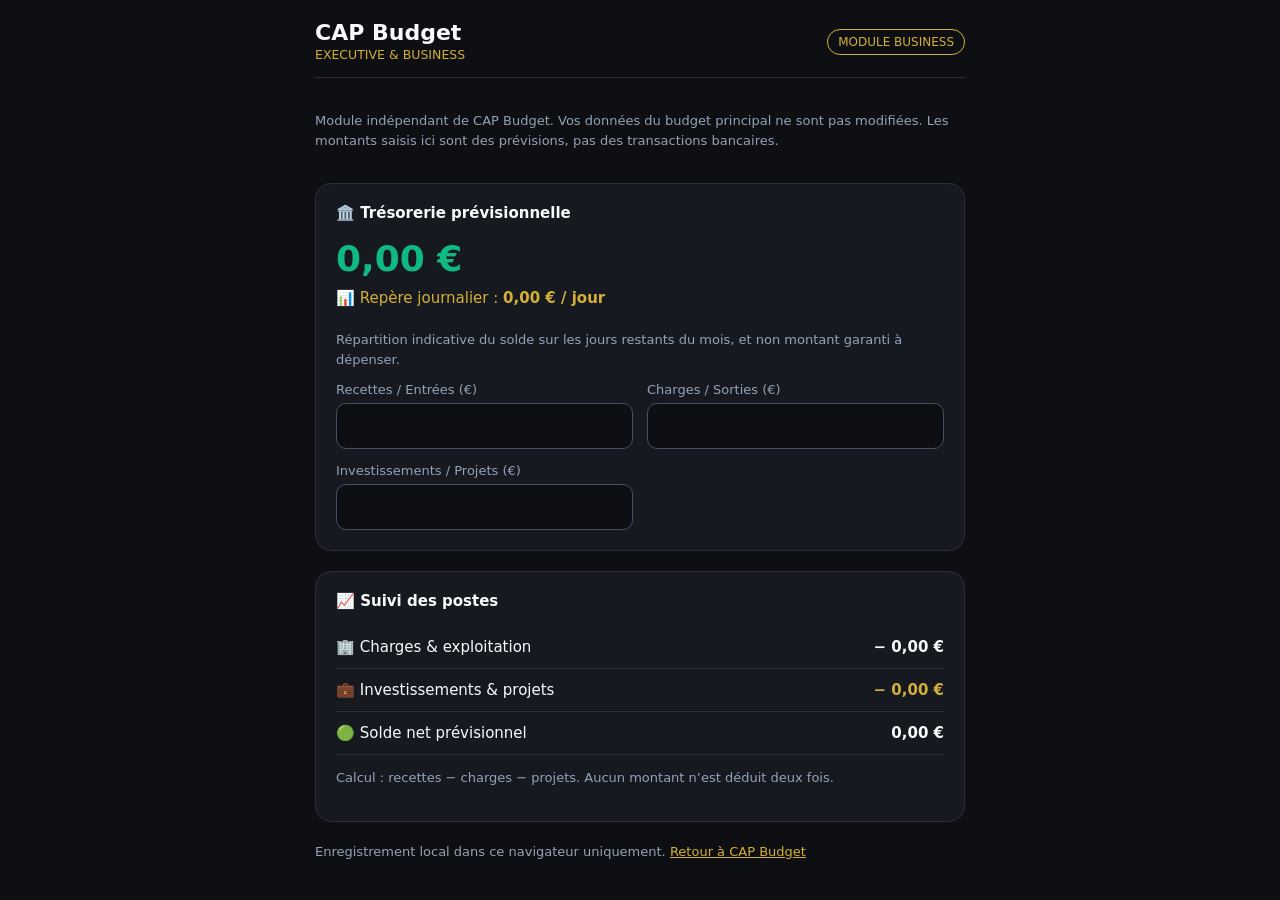
<file: executive-business.html>
<!DOCTYPE html>
<html lang="fr"><head><meta charset="UTF-8"><meta name="viewport" content="width=device-width,initial-scale=1"><title>CAP Budget — Executive & Business</title><style>
:root{color-scheme:dark;--bg:#0d0f12;--card:#161920;--border:#2a2e3d;--gold:#d4af37;--green:#10b981;--muted:#94a3b8}*{box-sizing:border-box}body{margin:0;background:var(--bg);color:#f8fafc;font:15px system-ui,sans-serif;padding:20px 16px}.container{max-width:650px;margin:auto;display:grid;gap:20px}header{display:flex;align-items:center;justify-content:space-between;border-bottom:1px solid var(--border);padding-bottom:14px}h1{margin:0;font-size:22px}small,.muted{color:var(--muted)}.gold{color:var(--gold)}.badge{border:1px solid var(--gold);color:var(--gold);border-radius:20px;padding:5px 10px;font-size:12px}.card{background:var(--card);border:1px solid var(--border);border-radius:16px;padding:20px}h2{font-size:15px;margin:0 0 16px}.amount{font-size:36px;font-weight:800;color:var(--green);overflow-wrap:anywhere}.amount.negative{color:#f87171}.daily{color:var(--gold);padding:10px 0}.grid{display:grid;grid-template-columns:repeat(2,minmax(0,1fr));gap:14px}label{display:block;color:var(--muted);font-size:13px;margin-bottom:6px}input{width:100%;background:#0d0f12;color:white;border:1px solid #465064;border-radius:10px;padding:12px;font-size:17px}input:focus{outline:2px solid var(--gold)}.row{display:flex;justify-content:space-between;gap:12px;padding:12px 0;border-bottom:1px solid var(--border)}.row:last-child{border:0}.row strong{white-space:nowrap}.note{font-size:13px;color:var(--muted);line-height:1.5}a{color:var(--gold)}@media(max-width:420px){.grid{grid-template-columns:1fr}.amount{font-size:30px}}
</style></head><body><div class="container"><header><div><h1>CAP Budget</h1><small class="gold">EXECUTIVE & BUSINESS</small></div><span class="badge">MODULE BUSINESS</span></header><p class="note">Module indépendant de CAP Budget. Vos données du budget principal ne sont pas modifiées. Les montants saisis ici sont des prévisions, pas des transactions bancaires.</p><main class="card"><h2>🏛️ Trésorerie prévisionnelle</h2><div class="amount" id="available" aria-live="polite">0,00 €</div><div class="daily">📊 Repère journalier : <strong id="daily">0,00 € / jour</strong></div><p class="note">Répartition indicative du solde sur les jours restants du mois, et non montant garanti à dépenser.</p><div class="grid"><div><label for="income">Recettes / Entrées (€)</label><input id="income" type="number" min="0" step="0.01" inputmode="decimal"></div><div><label for="expenses">Charges / Sorties (€)</label><input id="expenses" type="number" min="0" step="0.01" inputmode="decimal"></div><div><label for="projects">Investissements / Projets (€)</label><input id="projects" type="number" min="0" step="0.01" inputmode="decimal"></div></div></main><section class="card"><h2>📈 Suivi des postes</h2><div class="row"><span>🏢 Charges & exploitation</span><strong id="fixed">0,00 €</strong></div><div class="row"><span>💼 Investissements & projets</span><strong class="gold" id="invest">0,00 €</strong></div><div class="row"><span>🟢 Solde net prévisionnel</span><strong id="net">0,00 €</strong></div><p id="warning" class="note" role="status"></p></section><footer class="note">Enregistrement local dans ce navigateur uniquement. <a href="index.html">Retour à CAP Budget</a></footer></div><script>
(function(){'use strict';const KEY='cap_executive_business_v1';const ids=['income','expenses','projects'];const euro=n=>n.toLocaleString('fr-FR',{style:'currency',currency:'EUR'});let saved={};try{saved=JSON.parse(localStorage.getItem(KEY)||'{}')||{}}catch(e){};for(const id of ids){const el=document.getElementById(id);if(typeof saved[id]==='number'&&Number.isFinite(saved[id]))el.value=String(saved[id]);el.addEventListener('input',calculate)}function calculate(){const vals={};let valid=true;for(const id of ids){const el=document.getElementById(id),v=el.value.trim()===''?0:Number(el.value);if(!Number.isFinite(v)||v<0){valid=false;el.setAttribute('aria-invalid','true')}else{vals[id]=v;el.removeAttribute('aria-invalid')}}const warning=document.getElementById('warning');if(!valid){warning.textContent='Saisissez uniquement des montants positifs ou nuls.';return}const net=vals.income-vals.expenses-vals.projects;const now=new Date(),days=new Date(now.getFullYear(),now.getMonth()+1,0).getDate()-now.getDate()+1;document.getElementById('available').textContent=euro(net);document.getElementById('available').classList.toggle('negative',net<0);document.getElementById('daily').textContent=euro(Math.max(0,net)/Math.max(1,days))+' / jour';document.getElementById('fixed').textContent='− '+euro(vals.expenses);document.getElementById('invest').textContent='− '+euro(vals.projects);document.getElementById('net').textContent=euro(net);warning.textContent=net<0?'Attention : les sorties et projets prévus dépassent les recettes.':'Calcul : recettes − charges − projets. Aucun montant n’est déduit deux fois.';try{localStorage.setItem(KEY,JSON.stringify(vals))}catch(e){warning.textContent+=' Sauvegarde locale indisponible.'}}calculate()})();
</script></body></html>
</file>
